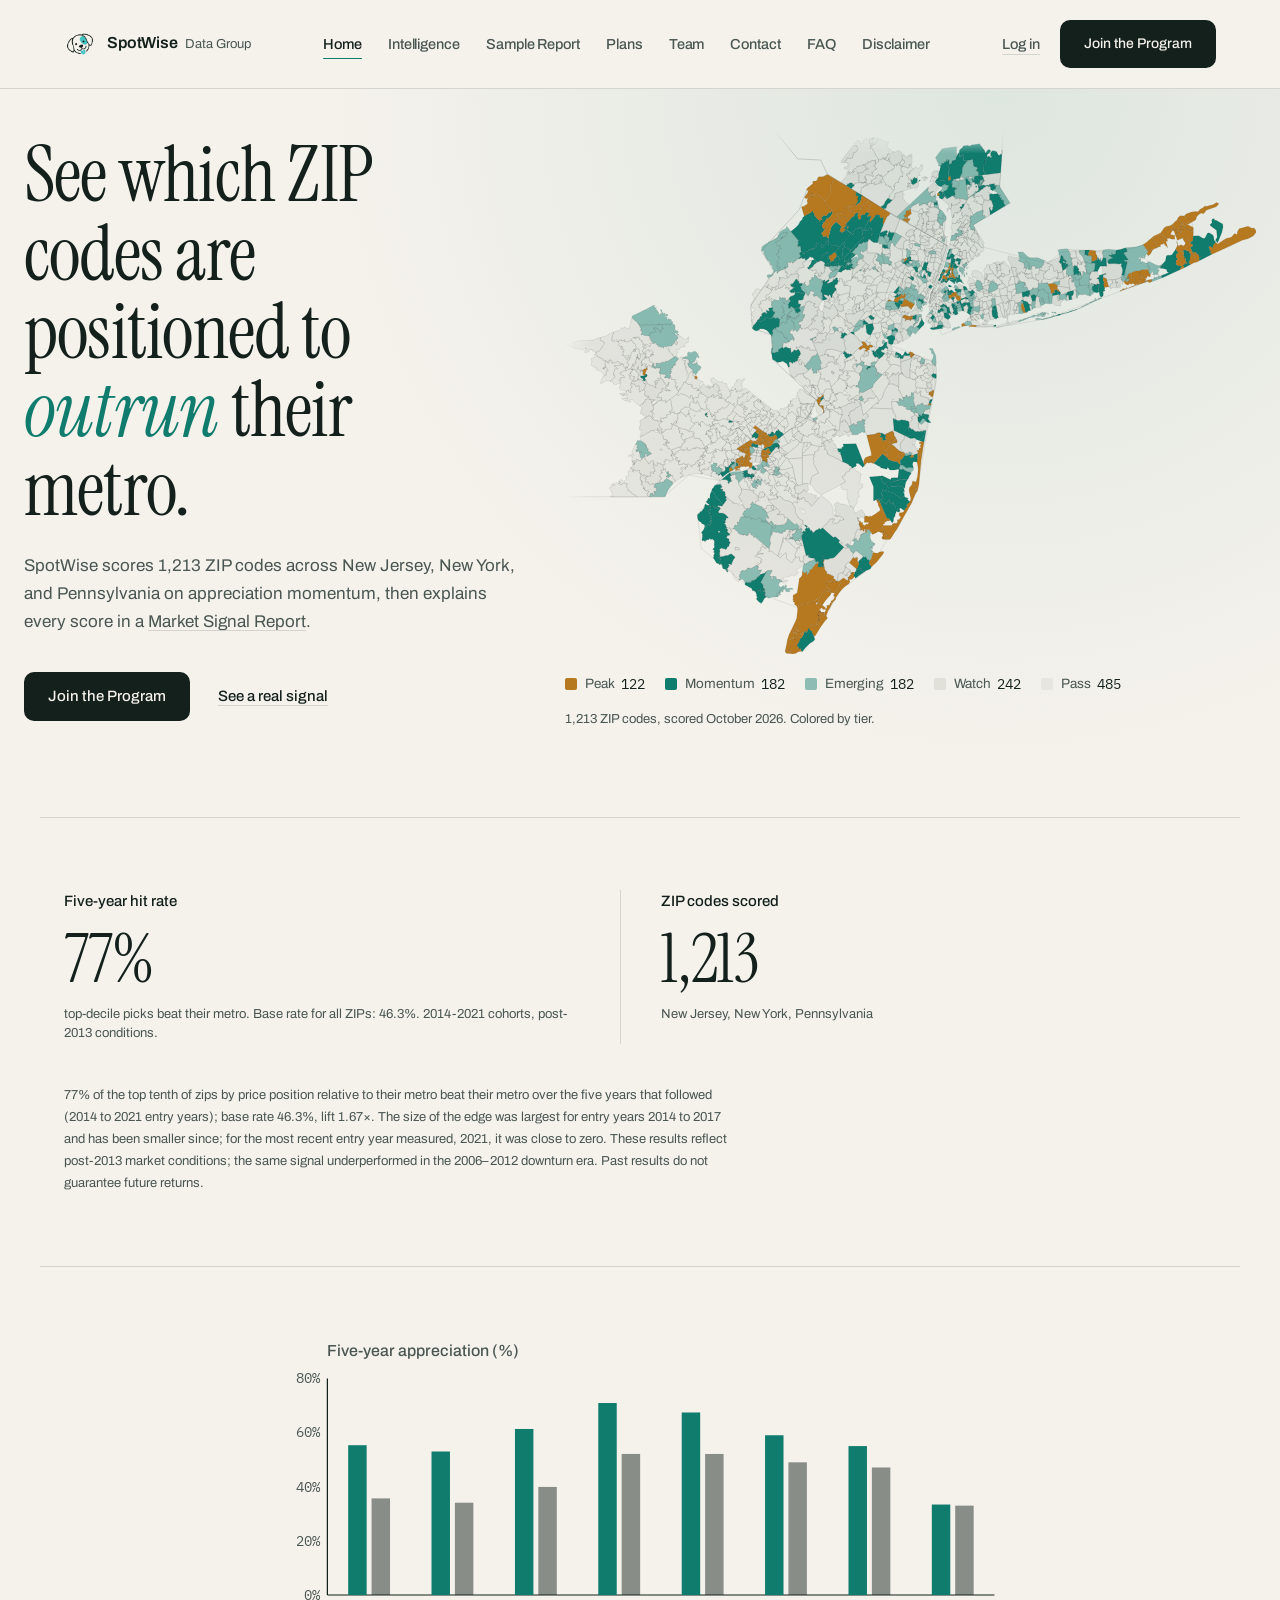
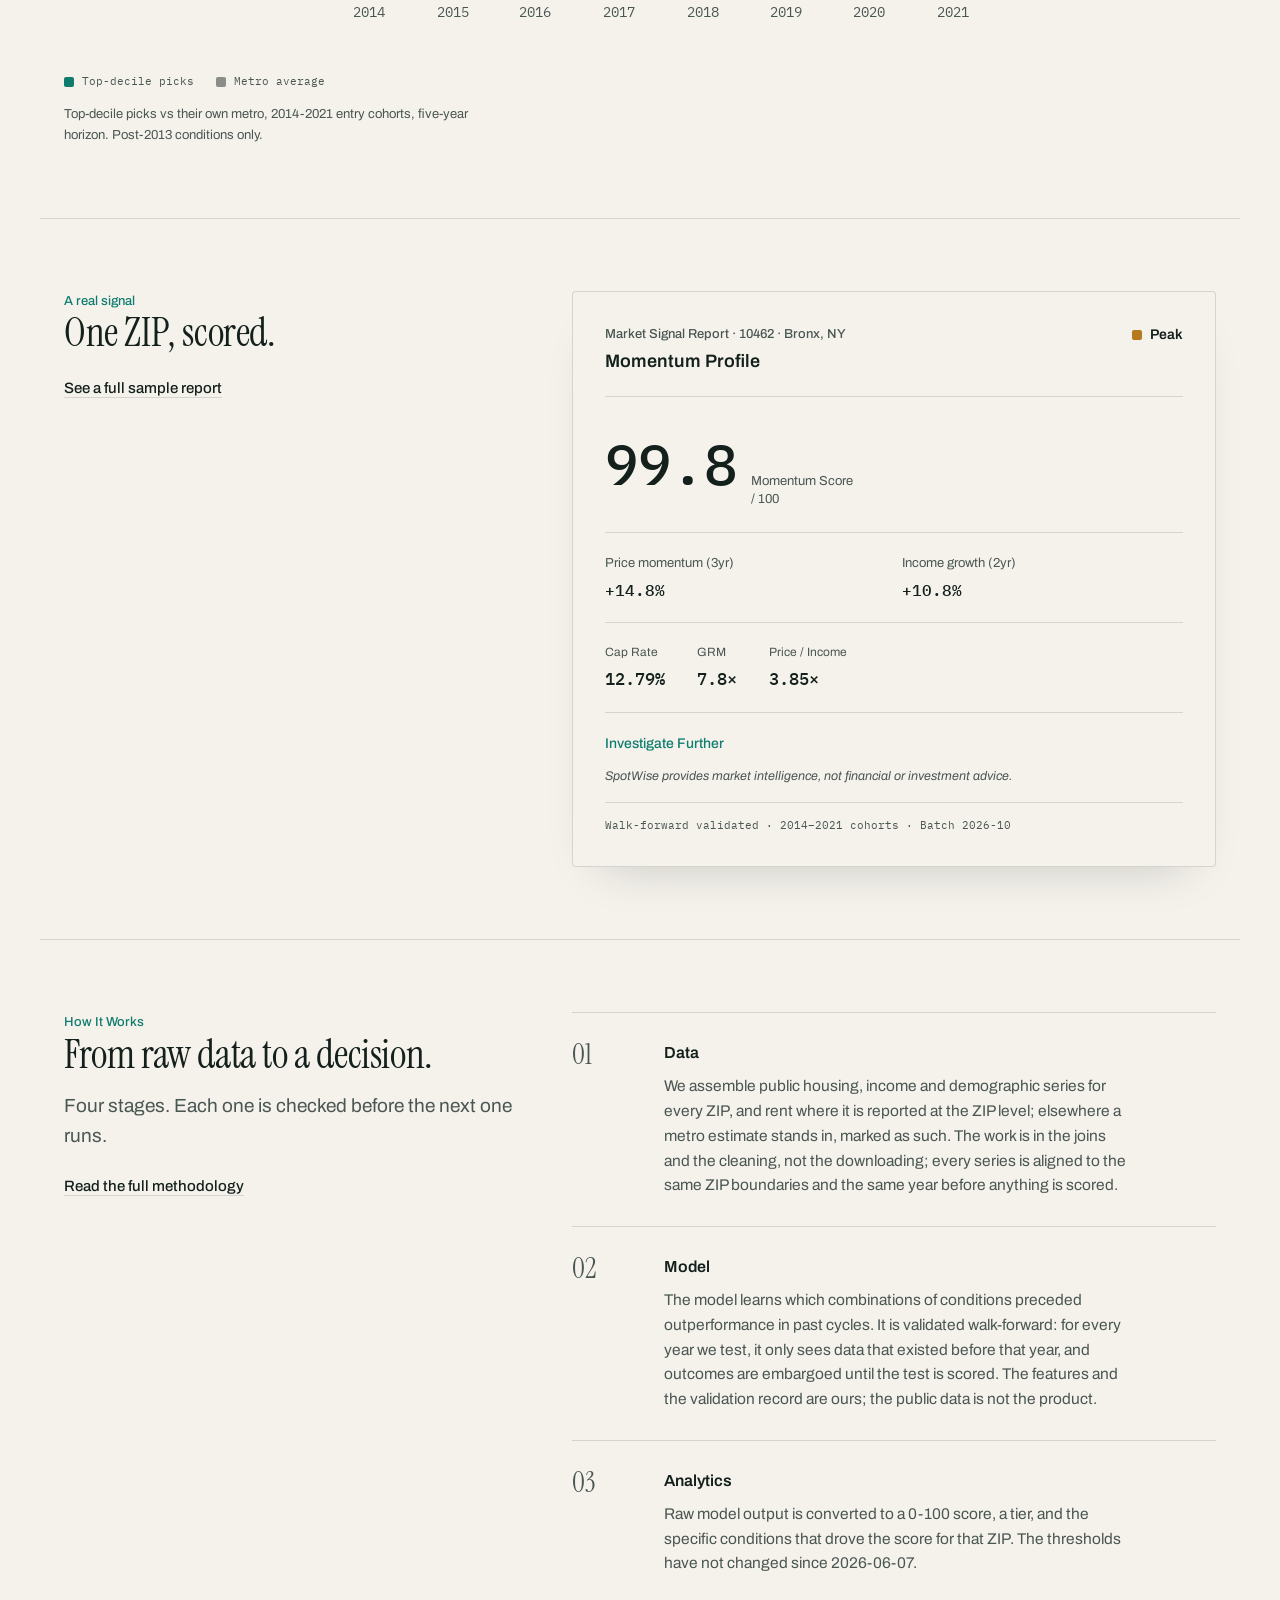
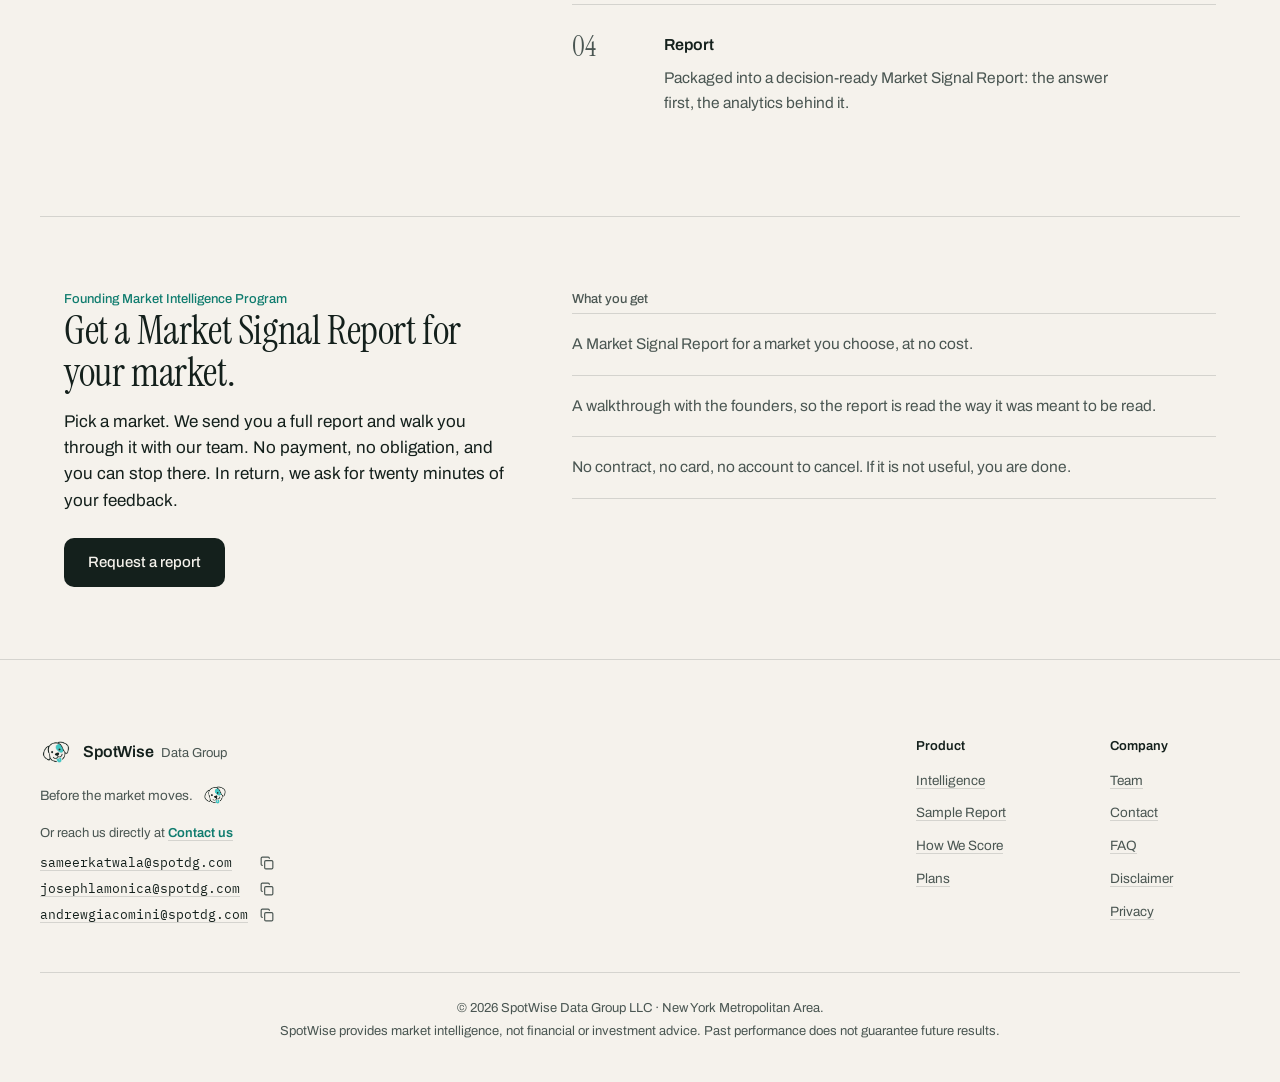
<file: index.html>
<!doctype html>
<html lang="en">
<head>
<meta charset="UTF-8" />
<meta name="viewport" content="width=device-width, initial-scale=1.0" />
<!-- Privacy-friendly analytics by Plausible -->
<script async src="https://plausible.io/js/pa-bX3k9X4nnLirx0EZjZW_5.js"></script>
<script>
  window.plausible=window.plausible||function(){(plausible.q=plausible.q||[]).push(arguments)},plausible.init=plausible.init||function(i){plausible.o=i||{}};
  plausible.init()
</script>
<script>
  // Only ever hides .reveal sections (via the html.js CSS scope below) when we've
  // confirmed both prefers-reduced-motion is off AND IntersectionObserver exists --
  // otherwise this class is never added, so .reveal content stays at its normal,
  // fully-visible state with zero dependency on any script running later.
  if (!window.matchMedia('(prefers-reduced-motion: reduce)').matches && 'IntersectionObserver' in window) {
    document.documentElement.classList.add('js');
  }
</script>
<title>SpotWise Data Group: Tri-State Real Estate Intelligence</title>
<meta name="description" content="SpotWise identifies which tri-state neighborhoods are entering the next appreciation window, packaged into investor-ready Market Signal Reports. The scoring is forward-looking and walk-forward validated at the zip level." />
<meta name="robots" content="index, follow" />
<meta property="og:title" content="SpotWise Data Group: Before the market moves." />
<meta property="og:description" content="Tri-state real estate intelligence, packaged into investor-ready Market Signal Reports." />
<meta property="og:url" content="https://spotdg.com/" />
<meta property="og:image" content="https://spotdg.com/assets/og-image.png" />
<meta property="og:image:width" content="1200" />
<meta property="og:image:height" content="630" />
<meta property="og:type" content="website" />
<meta name="theme-color" content="#F5F2EC" />
<link rel="icon" href="assets/favicon.ico" sizes="any" />
<link rel="icon" type="image/png" href="assets/favicon-32.png" sizes="32x32" />
<link rel="icon" type="image/png" href="assets/favicon-64.png" sizes="64x64" />
<link rel="icon" type="image/png" href="assets/favicon-192.png" sizes="192x192" />
<link rel="icon" type="image/png" href="assets/favicon-512.png" sizes="512x512" />
<link rel="apple-touch-icon" href="assets/favicon-180.png" />
<link rel="preconnect" href="https://fonts.googleapis.com" />
<link rel="preconnect" href="https://fonts.gstatic.com" crossorigin />
<link href="https://fonts.googleapis.com/css2?family=Instrument+Serif:ital@0;1&family=Archivo:wght@400;500;600&family=IBM+Plex+Mono:wght@400;500&display=swap" rel="stylesheet" />
<link href="shared.css" rel="stylesheet" />
<style>
  /* ---------- Hero ---------- */
  .hero{padding:40px 24px 88px;}
  .hero .split-5-7{align-items:center;}
  .hero-copy{min-width:0;}
  .hero-sub{margin-top:24px;color:var(--ink-2);max-width:52ch;line-height:1.65;}
  .hero-ctas{display:flex;align-items:center;gap:28px;flex-wrap:wrap;margin-top:36px;}

  /* Page-load stagger: hero H1 words rise 10px and fade in with a 40ms
     stagger (delay set per word inline, since one word sits inside <em>
     and can't be reached by a simple :nth-child chain); sub + buttons
     follow together at +200ms. Scoped under html.js -- the same capability
     gate as .reveal -- so without JS/with reduced motion, everything is
     just visible immediately with no dependency on this ever running. */
  html.js .hero h1 .w{display:inline-block;opacity:0;transform:translateY(10px);animation:wordIn .5s var(--ease) forwards;}
  html.js .hero-sub,html.js .hero-ctas{opacity:0;transform:translateY(10px);animation:wordIn .5s var(--ease) .2s forwards;}
  @keyframes wordIn{to{opacity:1;transform:none;}}

  /* ---------- Hero: map column ---------- */
  .hero-map{min-width:0;}
  /* The map is a plain <img> of assets/map-tiers.svg (2026-09-24). Its tier
     fills and rule stroke live inside the SVG's own <style> (see
     tools/build-map.js SVG_STYLE, kept in sync with the --tier-* tokens in
     shared.css), because an <img> cannot see this stylesheet. The entrance
     is a page-side fade of the whole image once it has loaded; there is no
     animation inside the SVG (Chrome can snapshot frame 0 of an <img> SVG). */
  .map-svg-mount{width:100%;}
  .map-svg-mount img{display:block;width:100%;height:auto;opacity:0;transition:opacity .9s var(--ease);}
  .map-svg-mount img.is-loaded{opacity:1;}
  html:not(.js) .map-svg-mount img{opacity:1;transition:none;}

  .map-legend{display:flex;flex-wrap:wrap;gap:20px;margin-top:20px;}
  .map-legend li{display:flex;align-items:center;font-family:var(--font-sans);font-size:13.5px;color:var(--ink-2);}
  .map-legend-count{font-family:var(--font-mono);color:var(--ink);margin-left:6px;}
  .map-caption{margin-top:14px;font-size:13px;color:var(--ink-2);}

  /* ---------- Stats: a row of type, not tiles ---------- */
  .stat-row{display:flex;flex-wrap:wrap;}
  .stat{flex:1 1 0;min-width:180px;padding:0 40px;display:block;color:inherit;transition:opacity .2s var(--ease);}
  .stat:hover,.stat:focus-visible{opacity:.7;}
  .stat:first-child{padding-left:0;}
  .stat:not(:first-child){border-left:1px solid var(--rule);}
  .stat-header{display:block;font-family:var(--font-sans);font-weight:500;font-size:15px;color:var(--ink);}
  .stat b{display:block;margin-top:12px;font-family:var(--font-serif);font-weight:400;font-size:68px;line-height:1;letter-spacing:-.01em;color:var(--ink);font-variant-numeric:tabular-nums;}
  .stat-context{display:block;margin-top:12px;font-family:var(--font-sans);font-size:13px;color:var(--ink-2);line-height:1.5;}
  .stat-caveat{margin-top:40px;font-family:var(--font-sans);font-size:13px;line-height:1.7;color:var(--ink-2);max-width:96ch;}
  @media (max-width:720px){
    .stat-row{flex-direction:column;}
    .stat{padding:24px 0 0;}
    .stat:first-child{padding-top:0;}
    .stat:not(:first-child){border-left:none;border-top:1px solid var(--rule);}
  }

  /* ---------- Cohort chart: plain, ink axes, no gridlines ---------- */
  .hero-chart{width:100%;}
  /* Chart block height cap (added 2026-09-23, paper final fixes): the frame
     around the <svg> carries the height cap, not .hero-chart itself, so the
     legend/caption text below stay at their natural size instead of being
     squeezed into the same box. A definite `height` (not `max-height`) is
     used deliberately: with only max-height set, a percentage-height child
     against an otherwise auto-height parent resolves to `auto` per spec
     (CSS2.1 10.5), so the svg would still render at its full intrinsic
     ~498px and visibly overflow the capped box rather than shrink into it --
     verified with CDP before landing on this. The svg fills the frame at
     width/height 100% and preserveAspectRatio="xMidYMid meet" (unchanged)
     does the actual fit-without-distortion, letterboxing on the sides once
     height is the binding constraint at typical section widths. */
  .hc-chart-frame{width:100%;height:320px;}
  .hero-chart-svg{display:block;width:100%;height:100%;}
  @media (max-width:640px){.hc-chart-frame{height:240px;}}
  .hc-axis-line{stroke:var(--ink);stroke-width:1;}
  .hc-axis-label{font-family:var(--font-mono);font-size:11px;fill:var(--ink-2);}
  .hc-axis-title{font-family:var(--font-sans);font-size:13px;font-weight:500;fill:var(--ink-2);}
  .hc-xlabels text{font-family:var(--font-mono);font-size:11px;fill:var(--ink-2);}
  .hc-bar-picks,.hc-bar-metro{transition:height .6s var(--ease),y .6s var(--ease);}
  .hc-bars rect.hc-bar-picks{fill:var(--teal);}
  .hc-bars rect.hc-bar-metro{fill:var(--ink-bar);}
  .hc-legend{display:flex;gap:22px;margin-top:14px;font-family:var(--font-mono);font-size:11px;color:var(--ink-2);}
  .hc-legend-item{display:inline-flex;align-items:center;gap:8px;}
  .hc-swatch{width:10px;height:10px;border-radius:2px;display:inline-block;}
  .hc-swatch-picks{background:var(--teal);}
  .hc-swatch-metro{background:var(--ink-bar);}
  .hero-chart-caption{margin-top:14px;font-size:13px;line-height:1.6;color:var(--ink-2);}

  /* ---------- Small shared bits local to this page ---------- */
  .section-link{display:inline-block;margin-top:24px;}
  .list-label{font-family:var(--font-sans);font-weight:500;font-size:13px;color:var(--ink-2);margin-bottom:4px;}

  @media (max-width:640px){
    .hero{padding:40px 20px 64px;}
    .wrap,.sec{padding-left:20px;padding-right:20px;}
  }
</style>
</head>
<body>

<header class="hdr2">
  <nav>
    <a href="#top" class="logo">
      <img class="logo-mark" src="assets/spot-icon.png" alt="SpotWise Data Group" width="32" height="32" />
      <div class="logo-text"><b>SpotWise</b><span>Data Group</span></div>
    </a>

    <div class="nav-tabs">
      <a href="#top" class="active" aria-current="page" data-home-tab>Home</a>
      <a href="intelligence/index.html">Intelligence</a>
      <a href="sample-report/index.html">Sample Report</a>
      <a href="reports/index.html">Plans</a>
      <a href="team/index.html">Team</a>
      <a href="contact/index.html">Contact</a>
      <a href="faq/index.html">FAQ</a>
      <a href="disclaimer/index.html">Disclaimer</a>
    </div>

    <div class="nav-actions">
      <a class="nav-login" href="https://app.spotdg.com" target="_blank" rel="noopener noreferrer">Log in</a>
      <a class="btn btn-primary nav-cta" href="founding-program/index.html"><span class="nav-cta-full">Join the Program</span><span class="nav-cta-short">Join</span></a>
      <div class="nav-sheet">
        <button class="nav-sheet-trigger" type="button" aria-expanded="false" aria-controls="nav-sheet-panel" aria-label="Open navigation">
          <span class="bars" aria-hidden="true"><i></i><i></i><i></i></span>
        </button>
        <div class="nav-sheet-panel" id="nav-sheet-panel">
          <div class="nav-sheet-inner">
            <a href="#top" class="active" aria-current="page" data-home-sheet>Home</a>
            <a href="intelligence/index.html">Intelligence</a>
            <a href="sample-report/index.html">Sample Report</a>
            <a href="reports/index.html">Plans</a>
            <a href="team/index.html">Team</a>
            <a href="contact/index.html">Contact</a>
            <a href="faq/index.html">FAQ</a>
            <a href="disclaimer/index.html">Disclaimer</a>
            <a class="nav-sheet-login" href="https://app.spotdg.com" target="_blank" rel="noopener noreferrer">Log in to the dashboard</a>
          </div>
        </div>
      </div>
    </div>
  </nav>
</header>

<main id="top">

  <!-- HERO: H1 + sub + CTAs left, map right. Stats/chart are their own
       sections below, separated by a rule -- not part of the hero grid. -->
  <section class="hero wash-top">
    <div class="split-5-7">
      <div class="hero-copy">
        <h1><span class="w" style="animation-delay:0ms">See</span> <span class="w" style="animation-delay:40ms">which</span> <span class="w" style="animation-delay:80ms">ZIP</span> <span class="w" style="animation-delay:120ms">codes</span> <span class="w" style="animation-delay:160ms">are</span> <span class="w" style="animation-delay:200ms">positioned</span> <span class="w" style="animation-delay:240ms">to</span> <em><span class="w" style="animation-delay:280ms">outrun</span></em> <span class="w" style="animation-delay:320ms">their</span> <span class="w" style="animation-delay:360ms">metro.</span></h1>
        <p class="hero-sub">SpotWise scores 1,213 ZIP codes across New Jersey, New York, and Pennsylvania on appreciation momentum, then explains every score in a <a href="sample-report/index.html">Market Signal Report</a>.</p>
        <div class="hero-ctas">
          <a class="btn btn-primary" href="founding-program/index.html">Join the Program</a>
          <a class="btn-ghost" href="#signal">See a real signal</a>
        </div>
      </div>

      <div class="hero-map">
        <div class="map-svg-mount" aria-hidden="true">
<img src="assets/map-tiers.svg" width="900" height="684" alt="" decoding="async" fetchpriority="high" />
        </div>
        <ul class="map-legend">
          <li><span class="tier-swatch tier-peak"></span>Peak<span class="map-legend-count">122</span></li>
          <li><span class="tier-swatch tier-momentum"></span>Momentum<span class="map-legend-count">182</span></li>
          <li><span class="tier-swatch tier-emerging"></span>Emerging<span class="map-legend-count">182</span></li>
          <li><span class="tier-swatch tier-watch"></span>Watch<span class="map-legend-count">242</span></li>
          <li><span class="tier-swatch tier-pass"></span>Pass<span class="map-legend-count">485</span></li>
        </ul>
        <!-- DEVIATION flagged for Sameer: the spec asked for four tier names
             on this legend. Batch 8 actually has five (Peak/Momentum/
             Emerging/Watch/Pass); Pass is 485 zips, the largest single
             group, so it is shown as its own row (--ink at 5% on the map)
             rather than folded into Watch or unscored land. See the dev
             report for the full reasoning; recolor/merge if you'd rather. -->
        <p class="map-caption">1,213 ZIP codes, scored October 2026. Colored by tier.</p>
      </div>
    </div>
  </section>

  <!-- STATS: a row of type, not tiles. -->
  <section class="sec reveal">
    <div class="stat-row" id="stat-row">
      <a class="stat" href="intelligence/index.html#validation">
        <span class="stat-header">Five-year hit rate</span>
        <!-- data-format="comma" routes this through the integer formatter; without
             it the count-up's default one-decimal path renders the approved "77%"
             headline as "77.0%" when it lands. -->
        <b data-target="77" data-suffix="%" data-format="comma">77%</b>
        <span class="stat-context">top-decile picks beat their metro. Base rate for all ZIPs: 46.3%. 2014-2021 cohorts, post-2013 conditions.</span>
      </a>
      <a class="stat" href="intelligence/index.html#validation">
        <span class="stat-header">ZIP codes scored</span>
        <b data-target="1213" data-format="comma">1,213</b>
        <span class="stat-context">New Jersey, New York, Pennsylvania</span>
      </a>
    </div>
    <p class="stat-caveat">77% of the top tenth of zips by price position relative to their metro beat their metro over the five years that followed (2014 to 2021 entry years); base rate 46.3%, lift 1.67×. The size of the edge was largest for entry years 2014 to 2017 and has been smaller since; for the most recent entry year measured, 2021, it was close to zero. These results reflect post-2013 market conditions; the same signal underperformed in the 2006–2012 downturn era. Past results do not guarantee future returns.</p>
  </section>

  <!-- COHORT CHART: plain, ink axes, no gridlines. -->
  <section class="sec reveal">
    <div class="hero-chart">
      <div class="hc-chart-frame">
      <svg class="hero-chart-svg" viewBox="0 0 600 260" width="600" height="260" preserveAspectRatio="xMidYMid meet" role="img" aria-label="Top-decile picks versus metro five-year appreciation, by entry cohort 2014 to 2021">
        <g class="hc-axis">
          <text class="hc-axis-title" x="46" y="14" text-anchor="start">Five-year appreciation (%)</text>
          <line x1="46" y1="32" x2="46" y2="208" class="hc-axis-line"></line>
          <line x1="46" y1="208" x2="588" y2="208" class="hc-axis-line"></line>
          <text x="40" y="36" class="hc-axis-label" text-anchor="end">80%</text>
          <text x="40" y="80" class="hc-axis-label" text-anchor="end">60%</text>
          <text x="40" y="124" class="hc-axis-label" text-anchor="end">40%</text>
          <text x="40" y="168" class="hc-axis-label" text-anchor="end">20%</text>
          <text x="40" y="212" class="hc-axis-label" text-anchor="end">0%</text>
        </g>
        <g class="hc-bars" id="hc-bars"></g>
        <g class="hc-xlabels">
          <text x="80" y="226" text-anchor="middle">2014</text>
          <text x="148" y="226" text-anchor="middle">2015</text>
          <text x="215" y="226" text-anchor="middle">2016</text>
          <text x="283" y="226" text-anchor="middle">2017</text>
          <text x="351" y="226" text-anchor="middle">2018</text>
          <text x="419" y="226" text-anchor="middle">2019</text>
          <text x="486" y="226" text-anchor="middle">2020</text>
          <text x="554" y="226" text-anchor="middle">2021</text>
        </g>
      </svg>
      </div>
      <div class="hc-legend">
        <span class="hc-legend-item"><i class="hc-swatch hc-swatch-picks"></i>Top-decile picks</span>
        <span class="hc-legend-item"><i class="hc-swatch hc-swatch-metro"></i>Metro average</span>
      </div>
      <p class="hero-chart-caption">Top-decile picks vs their own metro, 2014-2021 entry cohorts, five-year horizon. Post-2013 conditions only.</p>
    </div>
  </section>

  <!-- ONE ZIP, SCORED -->
  <section class="sec reveal" id="signal">
    <div class="split-5-7">
      <div>
        <div class="eyebrow">A real signal</div>
        <h2>One ZIP, scored.</h2>
        <a class="btn-ghost section-link" href="sample-report/index.html">See a full sample report</a>
      </div>
      <div class="doc" id="sample-report">
        <div class="doc-head">
          <div>
            <div class="doc-eyebrow">Market Signal Report · <span data-sc="zip">10462</span> · <span data-sc="town">Bronx, NY</span></div>
            <div class="doc-title">Momentum Profile</div>
          </div>
          <div class="doc-tier tier-peak" data-sc="tier">Peak</div>
        </div>
        <div class="doc-score-row">
          <div class="doc-score" data-target="99.8" data-sc="score">99.8</div>
          <div class="doc-score-label">Momentum Score<br/>/ 100</div>
        </div>
        <div class="doc-grid">
          <div><div class="k">Price momentum (3yr)</div><div class="v" data-sc="price_momentum_3yr">+14.8%</div></div>
          <div><div class="k">Income growth (2yr)</div><div class="v" data-sc="income_growth_2yr">+10.8%</div></div>
        </div>
        <div class="doc-ratios">
          <div><div class="k">Cap Rate</div><div class="v" data-sc="cap_rate">12.79%</div></div>
          <div><div class="k">GRM</div><div class="v" data-sc="grm">7.8×</div></div>
          <div><div class="k">Price / Income</div><div class="v" data-sc="price_to_income">3.85×</div></div>
        </div>
        <div class="doc-action" data-sc="action">Investigate Further</div>
        <div class="doc-note">SpotWise provides market intelligence, not financial or investment advice.</div>
        <div class="doc-foot"><span>Walk-forward validated · 2014–2021 cohorts · <span data-sc="batch_label">Batch 2026-10</span></span></div>
      </div>
    </div>
  </section>

  <!-- HOW IT WORKS -->
  <section class="sec reveal">
    <div class="split-5-7">
      <div>
        <div class="eyebrow">How It Works</div>
        <h2>From raw data to a decision.</h2>
        <p class="lead">Four stages. Each one is checked before the next one runs.</p>
        <a class="btn-ghost section-link" href="intelligence/index.html">Read the full methodology</a>
      </div>
      <div class="num-rows">
        <div class="num-row">
          <div class="n">01</div>
          <div><h3>Data</h3><p>We assemble public housing, income and demographic series for every ZIP, and rent where it is reported at the ZIP level; elsewhere a metro estimate stands in, marked as such. The work is in the joins and the cleaning, not the downloading; every series is aligned to the same ZIP boundaries and the same year before anything is scored.</p></div>
        </div>
        <div class="num-row">
          <div class="n">02</div>
          <div><h3>Model</h3><p>The model learns which combinations of conditions preceded outperformance in past cycles. It is validated walk-forward: for every year we test, it only sees data that existed before that year, and outcomes are embargoed until the test is scored. The features and the validation record are ours; the public data is not the product.</p></div>
        </div>
        <div class="num-row">
          <div class="n">03</div>
          <div><h3>Analytics</h3><p>Raw model output is converted to a 0-100 score, a tier, and the specific conditions that drove the score for that ZIP. The thresholds have not changed since 2026-06-07.</p></div>
        </div>
        <div class="num-row">
          <div class="n">04</div>
          <div><h3>Report</h3><p>Packaged into a decision-ready Market Signal Report: the answer first, the analytics behind it.</p></div>
        </div>
      </div>
    </div>
  </section>

  <!-- FOUNDING PROGRAM -->
  <section class="sec reveal">
    <div class="split-5-7">
      <div>
        <div class="eyebrow">Founding Market Intelligence Program</div>
        <h2>Get a Market Signal Report for your market.</h2>
        <p>Pick a market. We send you a full report and walk you through it with our team. No payment, no obligation, and you can stop there. In return, we ask for twenty minutes of your feedback.</p>
        <a class="btn btn-primary section-link" href="founding-program/index.html">Request a report</a>
      </div>
      <div>
        <div class="list-label">What you get</div>
        <ul class="rule-list">
          <li>A Market Signal Report for a market you choose, at no cost.</li>
          <li>A walkthrough with the founders, so the report is read the way it was meant to be read.</li>
          <li>No contract, no card, no account to cancel. If it is not useful, you are done.</li>
        </ul>
      </div>
    </div>
  </section>

</main>

<footer>
  <div class="footer-inner">
    <div>
      <a href="#top" class="logo">
        <img class="logo-mark" src="assets/spot-icon.png" alt="SpotWise Data Group" width="32" height="32" />
        <div class="logo-text"><b>SpotWise</b><span>Data Group</span></div>
      </a>
      <div class="footer-tag-row">
        <div class="footer-tag">Before the market moves.</div>
        <button class="spot-interactive" type="button" aria-label="Say hi to Spot">
          <img class="spot-face spot-face-open" src="assets/spot-icon.png" alt="" aria-hidden="true" />
          <img class="spot-face spot-face-blink" src="assets/spot-icon-blink.png" alt="" aria-hidden="true" />
        </button>
      </div>
      <div class="footer-contact">Or reach us directly at <a href="contact/index.html">Contact us</a><span class="emails"><span class="mail-unit"><a href="https://mail.google.com/mail/?view=cm&amp;fs=1&amp;to=sameerkatwala@spotdg.com" target="_blank" rel="noopener noreferrer" title="Compose to sameerkatwala@spotdg.com in Gmail">sameerkatwala@spotdg.com</a><button type="button" class="mail-copy" data-copy="sameerkatwala@spotdg.com" aria-label="Copy sameerkatwala@spotdg.com to clipboard"><svg viewBox="0 0 24 24" fill="none" stroke="currentColor" stroke-width="2" stroke-linecap="round" stroke-linejoin="round" aria-hidden="true"><rect width="14" height="14" x="8" y="8" rx="2" ry="2"/><path d="M4 16c-1.1 0-2-.9-2-2V4c0-1.1.9-2 2-2h10c1.1 0 2 .9 2 2"/></svg></button></span> <span class="sep">&middot;</span> <span class="mail-unit"><a href="https://mail.google.com/mail/?view=cm&amp;fs=1&amp;to=josephlamonica@spotdg.com" target="_blank" rel="noopener noreferrer" title="Compose to josephlamonica@spotdg.com in Gmail">josephlamonica@spotdg.com</a><button type="button" class="mail-copy" data-copy="josephlamonica@spotdg.com" aria-label="Copy josephlamonica@spotdg.com to clipboard"><svg viewBox="0 0 24 24" fill="none" stroke="currentColor" stroke-width="2" stroke-linecap="round" stroke-linejoin="round" aria-hidden="true"><rect width="14" height="14" x="8" y="8" rx="2" ry="2"/><path d="M4 16c-1.1 0-2-.9-2-2V4c0-1.1.9-2 2-2h10c1.1 0 2 .9 2 2"/></svg></button></span> <span class="sep">&middot;</span> <span class="mail-unit"><a href="https://mail.google.com/mail/?view=cm&amp;fs=1&amp;to=andrewgiacomini@spotdg.com" target="_blank" rel="noopener noreferrer" title="Compose to andrewgiacomini@spotdg.com in Gmail">andrewgiacomini@spotdg.com</a><button type="button" class="mail-copy" data-copy="andrewgiacomini@spotdg.com" aria-label="Copy andrewgiacomini@spotdg.com to clipboard"><svg viewBox="0 0 24 24" fill="none" stroke="currentColor" stroke-width="2" stroke-linecap="round" stroke-linejoin="round" aria-hidden="true"><rect width="14" height="14" x="8" y="8" rx="2" ry="2"/><path d="M4 16c-1.1 0-2-.9-2-2V4c0-1.1.9-2 2-2h10c1.1 0 2 .9 2 2"/></svg></button></span></span></div>
    </div>
    <div class="footer-cols">
      <div class="footer-col">
        <div class="fc-h">Product</div>
        <a href="intelligence/index.html">Intelligence</a>
        <a href="sample-report/index.html">Sample Report</a>
        <a href="sample-report/index.html#how-we-score">How We Score</a>
        <a href="reports/index.html">Plans</a>
      </div>
      <div class="footer-col">
        <div class="fc-h">Company</div>
        <a href="team/index.html">Team</a>
        <a href="contact/index.html">Contact</a>
        <a href="faq/index.html">FAQ</a>
        <a href="disclaimer/index.html">Disclaimer</a>
        <a href="privacy/index.html">Privacy</a>
      </div>
    </div>
  </div>
  <div class="footer-bottom" style="text-align:center;">
    © 2026 SpotWise Data Group LLC · New York Metropolitan Area.<br/>
    SpotWise provides market intelligence, not financial or investment advice. Past performance does not guarantee future results.
  </div>
</footer>

<script src="shared.js"></script>

<script>
  // Cohort chart: bars grow from the baseline over 600ms on first view,
  // 30ms stagger, once. One data array drives all eight bar pairs
  // (top-decile picks vs metro, mean five-year cumulative appreciation,
  // 2014-2021 entry cohorts). Values verified twice and approved by Sameer;
  // source: feature_matrix.csv (zip_growth / msa_avg_growth, top decile by
  // ascending price_pct_of_msa per region-cohort, non-tri-state, pooled
  // across 10 regions), reproducing api/main.py's BACKTEST top_out/hit
  // exactly. Independent reproduction: scratchpad\verify-pairs\repro.py +
  // repro_results.csv. Unchanged from the prior build of this page.
  (function(){
    var cohortData = [
      { year: 2014, picks: 55.3, metro: 35.7 },
      { year: 2015, picks: 53.0, metro: 34.1 },
      { year: 2016, picks: 61.3, metro: 39.9 },
      { year: 2017, picks: 70.9, metro: 52.1 },
      { year: 2018, picks: 67.4, metro: 52.1 },
      { year: 2019, picks: 59.0, metro: 49.0 },
      { year: 2020, picks: 55.0, metro: 47.1 },
      { year: 2021, picks: 33.4, metro: 33.0 }
    ];

    var hasAllData = cohortData.length === 8 && cohortData.every(function(d){
      return typeof d.picks === 'number' && typeof d.metro === 'number';
    });
    if (!hasAllData) return;

    var barsGroup = document.getElementById('hc-bars');
    if (!barsGroup) return;

    var chartX0 = 46, chartX1 = 588, chartYTop = 32, chartYBottom = 208;
    var chartMaxPct = 80;
    var barWidth = 15, barGap = 4;

    function yFor(pct){
      var clamped = Math.max(0, Math.min(pct, chartMaxPct));
      return chartYBottom - (clamped / chartMaxPct) * (chartYBottom - chartYTop);
    }

    var n = cohortData.length;
    var slot = (chartX1 - chartX0) / n;
    var svgNS = 'http://www.w3.org/2000/svg';
    var reduced = window.SpotwiseMotion && SpotwiseMotion.reducedMotion;
    var toAnimate = [];

    cohortData.forEach(function(d, i){
      var cx = chartX0 + slot * (i + 0.5);
      var picksY = yFor(d.picks), metroY = yFor(d.metro);

      var picksRect = document.createElementNS(svgNS, 'rect');
      picksRect.setAttribute('class', 'hc-bar-picks');
      picksRect.setAttribute('x', (cx - barWidth - barGap / 2).toFixed(1));
      picksRect.setAttribute('width', barWidth);

      var metroRect = document.createElementNS(svgNS, 'rect');
      metroRect.setAttribute('class', 'hc-bar-metro');
      metroRect.setAttribute('x', (cx + barGap / 2).toFixed(1));
      metroRect.setAttribute('width', barWidth);

      if (reduced) {
        picksRect.setAttribute('y', picksY.toFixed(1));
        picksRect.setAttribute('height', (chartYBottom - picksY).toFixed(1));
        metroRect.setAttribute('y', metroY.toFixed(1));
        metroRect.setAttribute('height', (chartYBottom - metroY).toFixed(1));
      } else {
        picksRect.setAttribute('y', chartYBottom);
        picksRect.setAttribute('height', 0);
        metroRect.setAttribute('y', chartYBottom);
        metroRect.setAttribute('height', 0);
        picksRect.style.transitionDelay = (i * 60) + 'ms';
        metroRect.style.transitionDelay = (i * 60 + 30) + 'ms';
        toAnimate.push({ el: picksRect, y: picksY, h: chartYBottom - picksY });
        toAnimate.push({ el: metroRect, y: metroY, h: chartYBottom - metroY });
      }
      barsGroup.appendChild(picksRect);
      barsGroup.appendChild(metroRect);
    });

    if (!reduced && window.SpotwiseMotion) {
      SpotwiseMotion.once(barsGroup.closest('.hero-chart'), 0.2, function(){
        toAnimate.forEach(function(b){
          b.el.setAttribute('y', b.y.toFixed(1));
          b.el.setAttribute('height', b.h.toFixed(1));
        });
      });
    }
  })();
</script>

<script>
  // Map: the SVG animates its own fill-in (see tools/build-map.js); the
  // page just fades the <img> in once it has loaded so a slow fetch never
  // shows a half-painted map. Static otherwise: no hover state and no
  // tooltip (removed 2026-09-24 -- per-ZIP scores are not shown on the
  // public site). The mount is aria-hidden and supplementary -- every figure
  // it shows is also stated as text in the legend and stat row above.
  (function(){
    var img = document.querySelector('.map-svg-mount img');
    if (!img) return;
    function show(){ img.classList.add('is-loaded'); }
    if (img.complete && img.naturalWidth) show();
    else { img.addEventListener('load', show); img.addEventListener('error', show); }
  })();
</script>

</body>
</html>
</file>
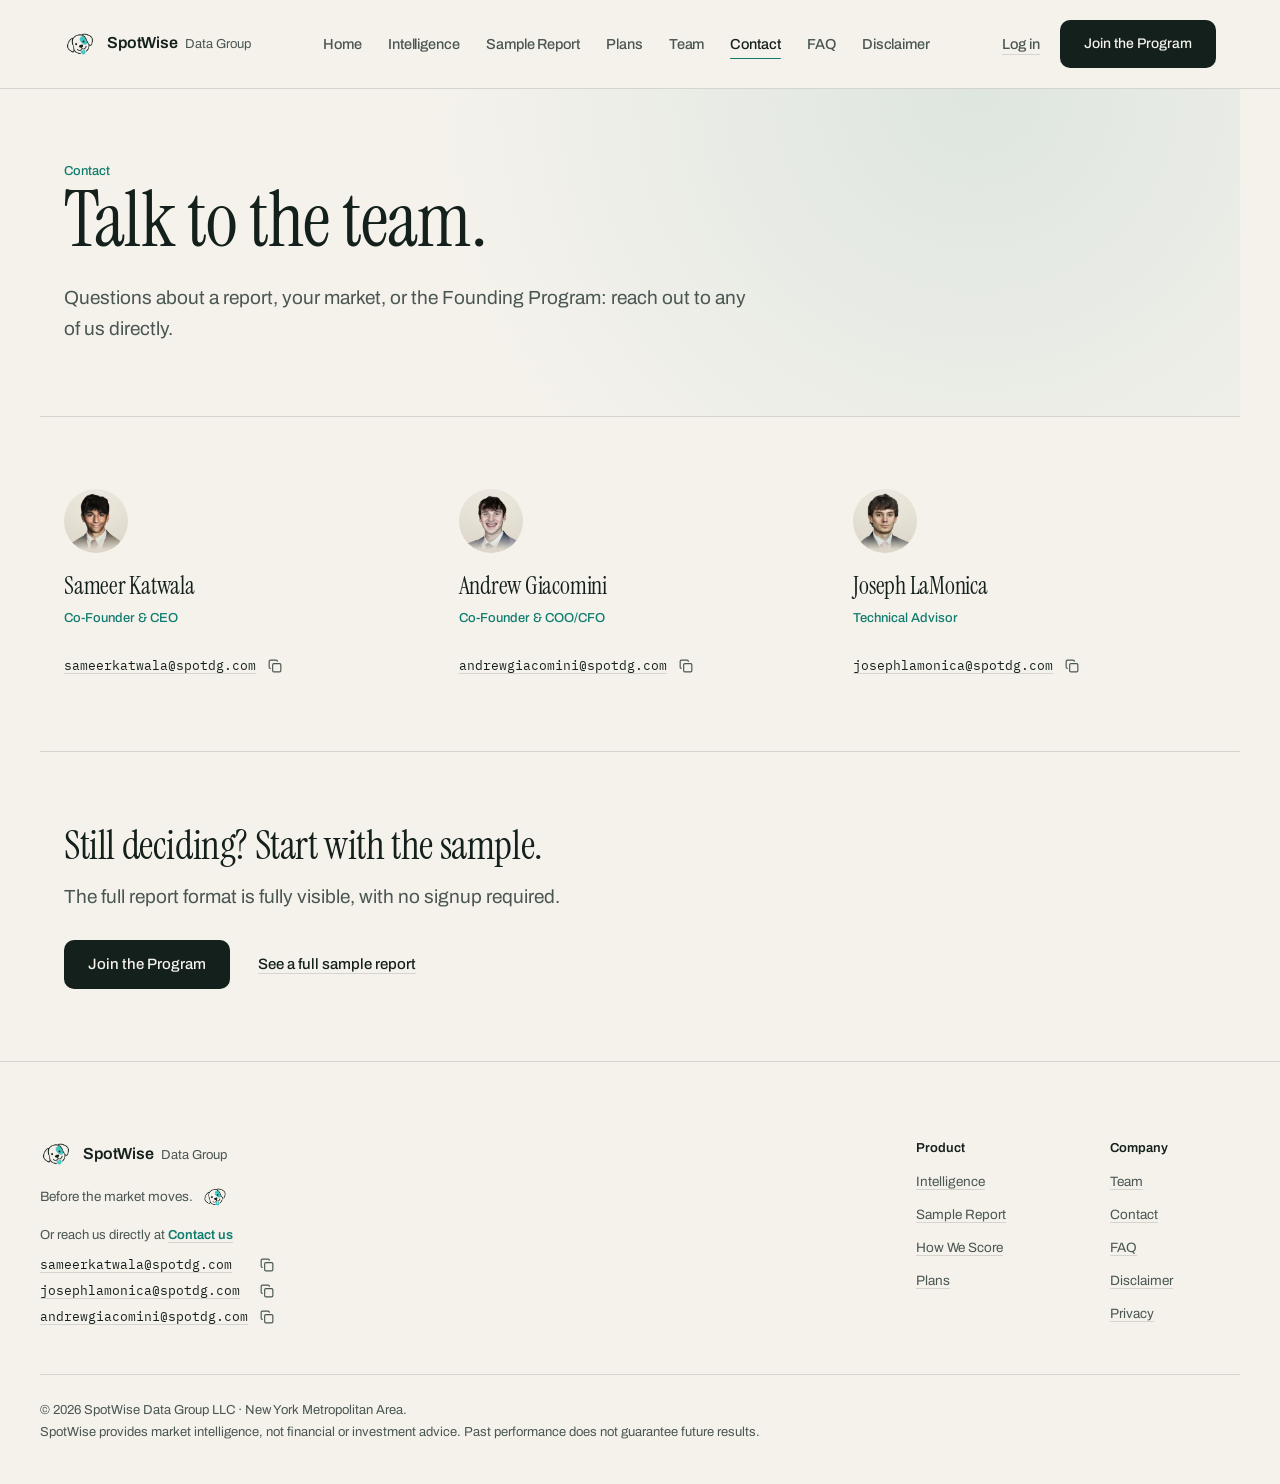
<file: contact/index.html>
<!doctype html>
<html lang="en">
<head>
<meta charset="UTF-8" />
<meta name="viewport" content="width=device-width, initial-scale=1.0" />
<!-- Privacy-friendly analytics by Plausible -->
<script async src="https://plausible.io/js/pa-bX3k9X4nnLirx0EZjZW_5.js"></script>
<script>
  window.plausible=window.plausible||function(){(plausible.q=plausible.q||[]).push(arguments)},plausible.init=plausible.init||function(i){plausible.o=i||{}};
  plausible.init()
</script>
<script>
  if (!window.matchMedia('(prefers-reduced-motion: reduce)').matches && 'IntersectionObserver' in window) {
    document.documentElement.classList.add('js');
  }
</script>
<title>Contact: SpotWise Data Group</title>
<meta name="description" content="Reach the SpotWise Data Group team directly, or find answers to common questions about Market Signal Reports, coverage, data refresh, and the Founding Market Intelligence Program." />
<meta name="robots" content="index, follow" />
<meta property="og:title" content="Contact: SpotWise Data Group" />
<meta property="og:description" content="Reach the SpotWise Data Group team directly, or find answers to common questions about Market Signal Reports, coverage, data refresh, and the Founding Market Intelligence Program." />
<meta property="og:url" content="https://spotdg.com/contact/" />
<meta property="og:image" content="https://spotdg.com/assets/og-image.png" />
<meta property="og:image:width" content="1200" />
<meta property="og:image:height" content="630" />
<meta property="og:type" content="website" />
<meta name="theme-color" content="#F5F2EC" />
<link rel="icon" href="../assets/favicon.ico" sizes="any" />
<link rel="icon" type="image/png" href="../assets/favicon-32.png" sizes="32x32" />
<link rel="icon" type="image/png" href="../assets/favicon-64.png" sizes="64x64" />
<link rel="icon" type="image/png" href="../assets/favicon-192.png" sizes="192x192" />
<link rel="icon" type="image/png" href="../assets/favicon-512.png" sizes="512x512" />
<link rel="apple-touch-icon" href="../assets/favicon-180.png" />
<link rel="preconnect" href="https://fonts.googleapis.com" />
<link rel="preconnect" href="https://fonts.gstatic.com" crossorigin />
<link href="https://fonts.googleapis.com/css2?family=Instrument+Serif:ital@0;1&family=Archivo:wght@400;500;600&family=IBM+Plex+Mono:wght@400;500&display=swap" rel="stylesheet" />
<link href="../shared.css" rel="stylesheet" />
<style>
  /* ---------- Page-local: the email line under each name/role, matching
     home's mono-styled inline links elsewhere. ---------- */
  .people-email{margin-top:14px;}
  .people-email .mail-unit a{font-family:var(--font-mono);font-size:13px;color:var(--ink);text-decoration:underline;text-underline-offset:3px;text-decoration-color:var(--rule);transition:color .2s var(--ease),text-decoration-color .2s var(--ease);}
  .people-email .mail-unit a:hover{color:var(--teal);text-decoration-color:var(--teal);}

  @media (max-width:640px){
    .wrap,.sec{padding-left:20px;padding-right:20px;}
  }
</style>
</head>
<body>

<header class="hdr2">
  <nav>
    <a href="../index.html" class="logo">
      <img class="logo-mark" src="../assets/spot-icon.png" alt="SpotWise Data Group" width="32" height="32" />
      <div class="logo-text"><b>SpotWise</b><span>Data Group</span></div>
    </a>

    <div class="nav-tabs">
      <a href="../index.html" data-home-tab>Home</a>
      <a href="../intelligence/index.html">Intelligence</a>
      <a href="../sample-report/index.html">Sample Report</a>
      <a href="../reports/index.html">Plans</a>
      <a href="../team/index.html">Team</a>
      <a href="../contact/index.html" class="active" aria-current="page">Contact</a>
      <a href="../faq/index.html">FAQ</a>
      <a href="../disclaimer/index.html">Disclaimer</a>
    </div>

    <div class="nav-actions">
      <a class="nav-login" href="https://app.spotdg.com" target="_blank" rel="noopener noreferrer">Log in</a>
      <a class="btn btn-primary nav-cta" href="../founding-program/index.html"><span class="nav-cta-full">Join the Program</span><span class="nav-cta-short">Join</span></a>
      <div class="nav-sheet">
        <button class="nav-sheet-trigger" type="button" aria-expanded="false" aria-controls="nav-sheet-panel" aria-label="Open navigation">
          <span class="bars" aria-hidden="true"><i></i><i></i><i></i></span>
        </button>
        <div class="nav-sheet-panel" id="nav-sheet-panel">
          <div class="nav-sheet-inner">
            <a href="../index.html" data-home-sheet>Home</a>
            <a href="../intelligence/index.html">Intelligence</a>
            <a href="../sample-report/index.html">Sample Report</a>
            <a href="../reports/index.html">Plans</a>
            <a href="../team/index.html">Team</a>
            <a href="../contact/index.html" class="active" aria-current="page">Contact</a>
            <a href="../faq/index.html">FAQ</a>
            <a href="../disclaimer/index.html">Disclaimer</a>
            <a class="nav-sheet-login" href="https://app.spotdg.com" target="_blank" rel="noopener noreferrer">Log in to the dashboard</a>
          </div>
        </div>
      </div>
    </div>
  </nav>
</header>

<main>

  <!-- CONTACT -->
  <section class="sec wash-top reveal">
    <div class="eyebrow">Contact</div>
    <h1>Talk to the team.</h1>
    <p class="lead">Questions about a report, your market, or the Founding Program: reach out to any of us directly.</p>
  </section>

  <section class="sec reveal">
    <div class="people-grid people-sm">
      <div class="people-card">
        <img class="people-photo" src="../assets/team/sameer-paper-400.webp" srcset="../assets/team/sameer-paper-400.webp 400w, ../assets/team/sameer-paper-800.webp 800w" sizes="64px" width="128" height="128" alt="Sameer Katwala" loading="lazy" decoding="async" />
        <h2>Sameer Katwala</h2>
        <div class="people-role">Co-Founder &amp; CEO</div>
        <div class="people-email"><span class="mail-unit"><a href="https://mail.google.com/mail/?view=cm&amp;fs=1&amp;to=sameerkatwala@spotdg.com" target="_blank" rel="noopener noreferrer" title="Compose to sameerkatwala@spotdg.com in Gmail">sameerkatwala@spotdg.com</a><button type="button" class="mail-copy" data-copy="sameerkatwala@spotdg.com" aria-label="Copy sameerkatwala@spotdg.com to clipboard"><svg viewBox="0 0 24 24" fill="none" stroke="currentColor" stroke-width="2" stroke-linecap="round" stroke-linejoin="round" aria-hidden="true"><rect width="14" height="14" x="8" y="8" rx="2" ry="2"/><path d="M4 16c-1.1 0-2-.9-2-2V4c0-1.1.9-2 2-2h10c1.1 0 2 .9 2 2"/></svg></button></span></div>
      </div>
      <div class="people-card">
        <img class="people-photo" src="../assets/team/andrew-paper-400.webp" srcset="../assets/team/andrew-paper-400.webp 400w, ../assets/team/andrew-paper-800.webp 800w" sizes="64px" width="128" height="128" alt="Andrew Giacomini" loading="lazy" decoding="async" />
        <h2>Andrew Giacomini</h2>
        <div class="people-role">Co-Founder &amp; COO/CFO</div>
        <div class="people-email"><span class="mail-unit"><a href="https://mail.google.com/mail/?view=cm&amp;fs=1&amp;to=andrewgiacomini@spotdg.com" target="_blank" rel="noopener noreferrer" title="Compose to andrewgiacomini@spotdg.com in Gmail">andrewgiacomini@spotdg.com</a><button type="button" class="mail-copy" data-copy="andrewgiacomini@spotdg.com" aria-label="Copy andrewgiacomini@spotdg.com to clipboard"><svg viewBox="0 0 24 24" fill="none" stroke="currentColor" stroke-width="2" stroke-linecap="round" stroke-linejoin="round" aria-hidden="true"><rect width="14" height="14" x="8" y="8" rx="2" ry="2"/><path d="M4 16c-1.1 0-2-.9-2-2V4c0-1.1.9-2 2-2h10c1.1 0 2 .9 2 2"/></svg></button></span></div>
      </div>
      <div class="people-card">
        <img class="people-photo" src="../assets/team/joseph-paper-400.webp" srcset="../assets/team/joseph-paper-400.webp 400w, ../assets/team/joseph-paper-800.webp 800w" sizes="64px" width="128" height="128" alt="Joseph LaMonica" loading="lazy" decoding="async" />
        <h2>Joseph LaMonica</h2>
        <div class="people-role">Technical Advisor</div>
        <div class="people-email"><span class="mail-unit"><a href="https://mail.google.com/mail/?view=cm&amp;fs=1&amp;to=josephlamonica@spotdg.com" target="_blank" rel="noopener noreferrer" title="Compose to josephlamonica@spotdg.com in Gmail">josephlamonica@spotdg.com</a><button type="button" class="mail-copy" data-copy="josephlamonica@spotdg.com" aria-label="Copy josephlamonica@spotdg.com to clipboard"><svg viewBox="0 0 24 24" fill="none" stroke="currentColor" stroke-width="2" stroke-linecap="round" stroke-linejoin="round" aria-hidden="true"><rect width="14" height="14" x="8" y="8" rx="2" ry="2"/><path d="M4 16c-1.1 0-2-.9-2-2V4c0-1.1.9-2 2-2h10c1.1 0 2 .9 2 2"/></svg></button></span></div>
      </div>
    </div>
  </section>

  <!-- FINAL CTA -->
  <section class="sec closing reveal">
    <h2>Still deciding? Start with the sample.</h2>
    <p class="lead">The full report format is fully visible, with no signup required.</p>
    <a class="btn btn-primary" href="../founding-program/index.html">Join the Program</a>
    <a class="btn-ghost" href="../sample-report/index.html">See a full sample report</a>
  </section>

</main>

<footer>
  <div class="footer-inner">
    <div>
      <a href="../index.html" class="logo">
        <img class="logo-mark" src="../assets/spot-icon.png" alt="SpotWise Data Group" width="38" height="38" />
        <div class="logo-text"><b>SpotWise</b><span>Data Group</span></div>
      </a>
      <div class="footer-tag-row">
        <div class="footer-tag">Before the market moves.</div>
        <button class="spot-interactive" type="button" aria-label="Say hi to Spot">
          <img class="spot-face spot-face-open" src="../assets/spot-icon.png" alt="" aria-hidden="true" />
          <img class="spot-face spot-face-blink" src="../assets/spot-icon-blink.png" alt="" aria-hidden="true" />
        </button>
      </div>
      <div class="footer-contact">Or reach us directly at <a href="../contact/index.html">Contact us</a><span class="emails"><span class="mail-unit"><a href="https://mail.google.com/mail/?view=cm&amp;fs=1&amp;to=sameerkatwala@spotdg.com" target="_blank" rel="noopener noreferrer" title="Compose to sameerkatwala@spotdg.com in Gmail">sameerkatwala@spotdg.com</a><button type="button" class="mail-copy" data-copy="sameerkatwala@spotdg.com" aria-label="Copy sameerkatwala@spotdg.com to clipboard"><svg viewBox="0 0 24 24" fill="none" stroke="currentColor" stroke-width="2" stroke-linecap="round" stroke-linejoin="round" aria-hidden="true"><rect width="14" height="14" x="8" y="8" rx="2" ry="2"/><path d="M4 16c-1.1 0-2-.9-2-2V4c0-1.1.9-2 2-2h10c1.1 0 2 .9 2 2"/></svg></button></span> <span class="sep">&middot;</span> <span class="mail-unit"><a href="https://mail.google.com/mail/?view=cm&amp;fs=1&amp;to=josephlamonica@spotdg.com" target="_blank" rel="noopener noreferrer" title="Compose to josephlamonica@spotdg.com in Gmail">josephlamonica@spotdg.com</a><button type="button" class="mail-copy" data-copy="josephlamonica@spotdg.com" aria-label="Copy josephlamonica@spotdg.com to clipboard"><svg viewBox="0 0 24 24" fill="none" stroke="currentColor" stroke-width="2" stroke-linecap="round" stroke-linejoin="round" aria-hidden="true"><rect width="14" height="14" x="8" y="8" rx="2" ry="2"/><path d="M4 16c-1.1 0-2-.9-2-2V4c0-1.1.9-2 2-2h10c1.1 0 2 .9 2 2"/></svg></button></span> <span class="sep">&middot;</span> <span class="mail-unit"><a href="https://mail.google.com/mail/?view=cm&amp;fs=1&amp;to=andrewgiacomini@spotdg.com" target="_blank" rel="noopener noreferrer" title="Compose to andrewgiacomini@spotdg.com in Gmail">andrewgiacomini@spotdg.com</a><button type="button" class="mail-copy" data-copy="andrewgiacomini@spotdg.com" aria-label="Copy andrewgiacomini@spotdg.com to clipboard"><svg viewBox="0 0 24 24" fill="none" stroke="currentColor" stroke-width="2" stroke-linecap="round" stroke-linejoin="round" aria-hidden="true"><rect width="14" height="14" x="8" y="8" rx="2" ry="2"/><path d="M4 16c-1.1 0-2-.9-2-2V4c0-1.1.9-2 2-2h10c1.1 0 2 .9 2 2"/></svg></button></span></span></div>
    </div>
    <div class="footer-cols">
      <div class="footer-col">
        <div class="fc-h">Product</div>
        <a href="../intelligence/index.html">Intelligence</a>
        <a href="../sample-report/index.html">Sample Report</a>
        <a href="../sample-report/index.html#how-we-score">How We Score</a>
        <a href="../reports/index.html">Plans</a>
      </div>
      <div class="footer-col">
        <div class="fc-h">Company</div>
        <a href="../team/index.html">Team</a>
        <a href="../contact/index.html">Contact</a>
        <a href="../faq/index.html">FAQ</a>
        <a href="../disclaimer/index.html">Disclaimer</a>
        <a href="../privacy/index.html">Privacy</a>
      </div>
    </div>
  </div>
  <div class="footer-bottom">
    © 2026 SpotWise Data Group LLC · New York Metropolitan Area.<br/>
    SpotWise provides market intelligence, not financial or investment advice. Past performance does not guarantee future results.
  </div>
</footer>

<script src="../shared.js"></script>

</body>
</html>
</file>
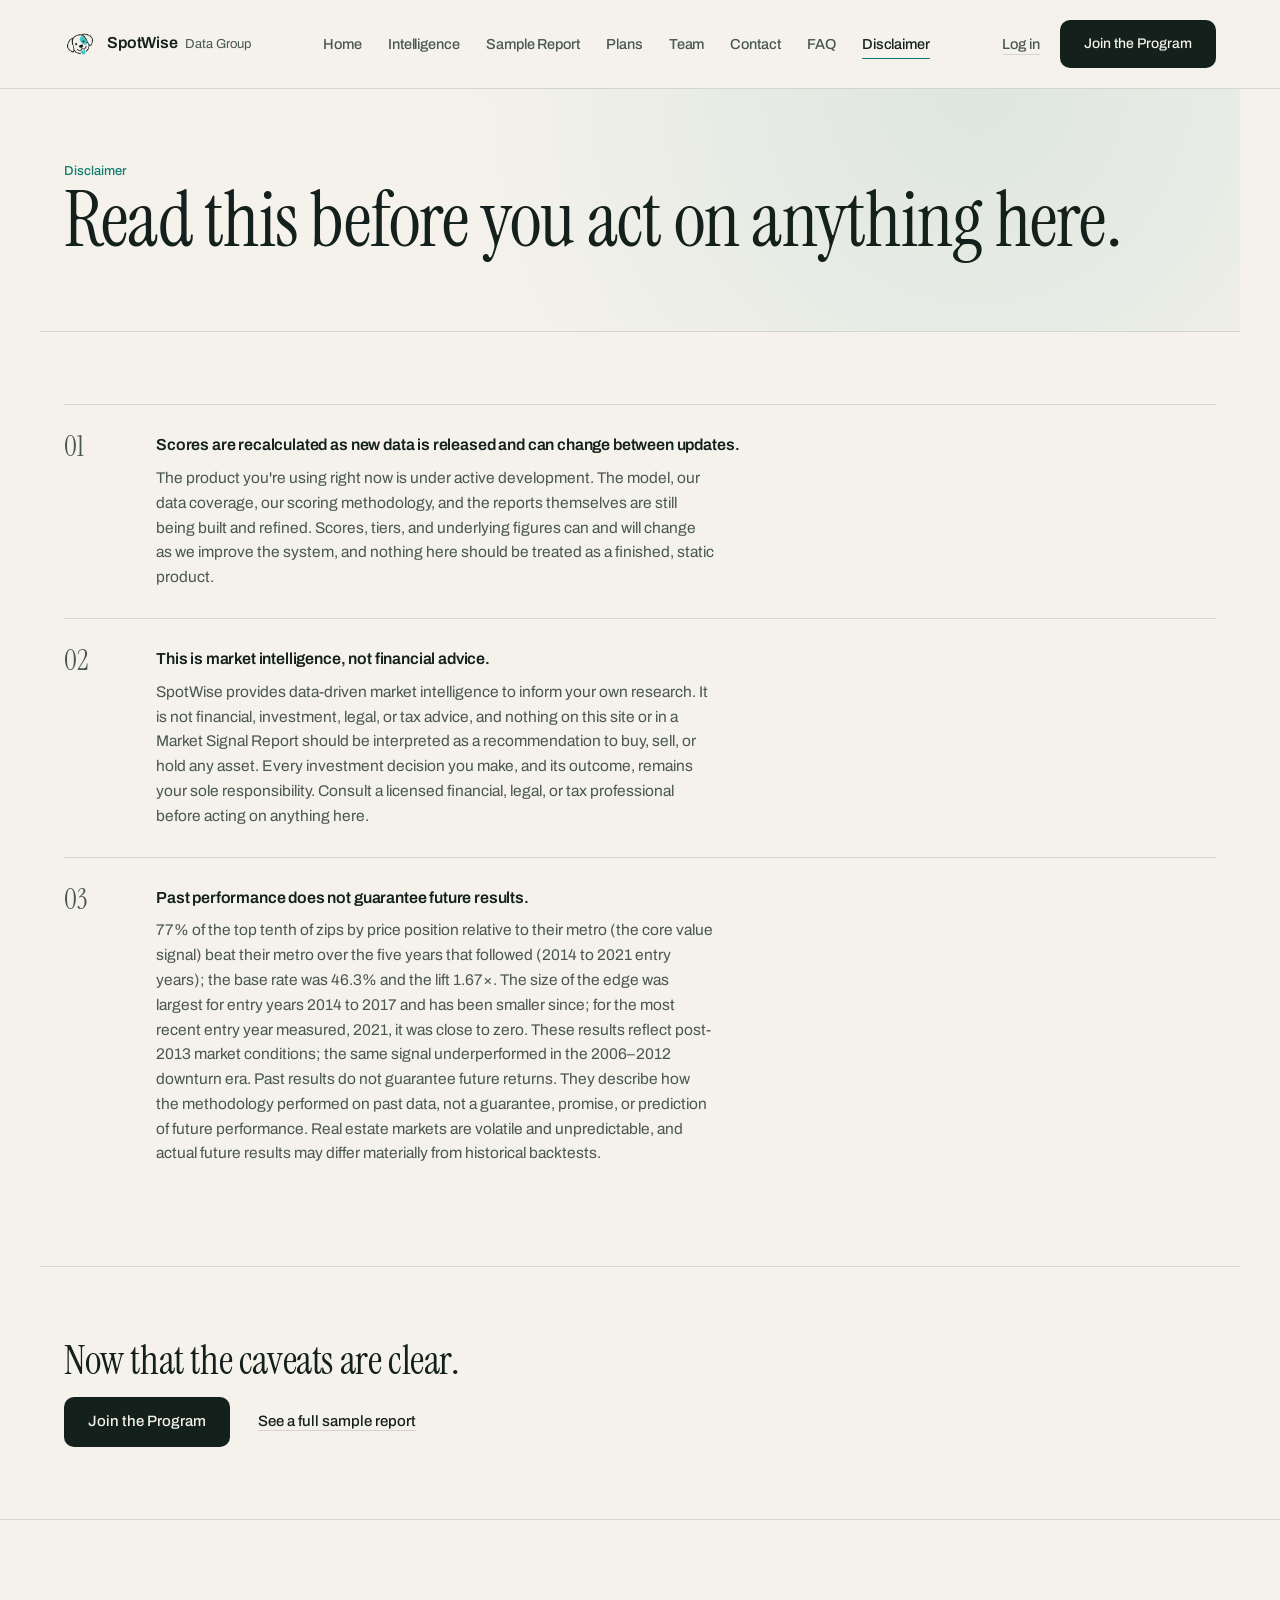
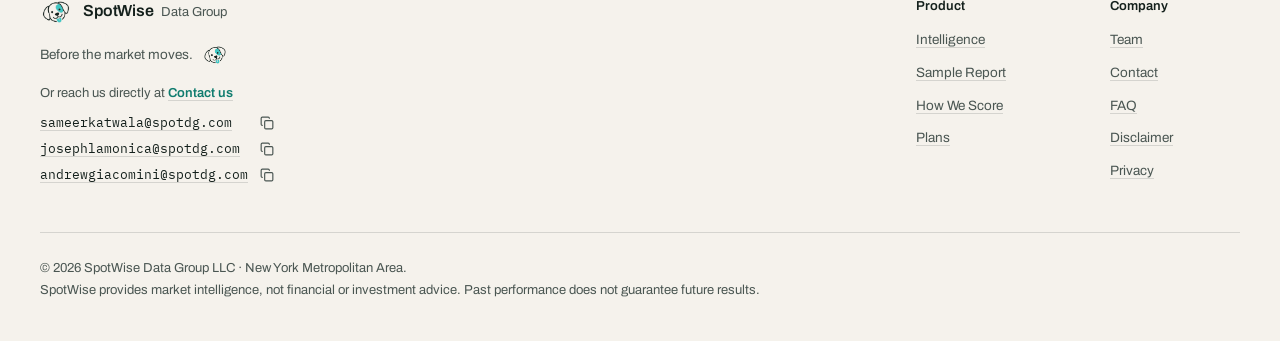
<file: disclaimer/index.html>
<!doctype html>
<html lang="en">
<head>
<meta charset="UTF-8" />
<meta name="viewport" content="width=device-width, initial-scale=1.0" />
<!-- Privacy-friendly analytics by Plausible -->
<script async src="https://plausible.io/js/pa-bX3k9X4nnLirx0EZjZW_5.js"></script>
<script>
  window.plausible=window.plausible||function(){(plausible.q=plausible.q||[]).push(arguments)},plausible.init=plausible.init||function(i){plausible.o=i||{}};
  plausible.init()
</script>
<script>
  if (!window.matchMedia('(prefers-reduced-motion: reduce)').matches && 'IntersectionObserver' in window) {
    document.documentElement.classList.add('js');
  }
</script>
<title>Disclaimer: SpotWise Data Group</title>
<meta name="description" content="SpotWise provides market intelligence, not financial or investment advice. Past performance, including our backtest results, does not guarantee future results." />
<meta name="robots" content="index, follow" />
<meta property="og:title" content="Disclaimer: SpotWise Data Group" />
<meta property="og:description" content="SpotWise provides market intelligence, not financial or investment advice. Past performance, including our backtest results, does not guarantee future results." />
<meta property="og:url" content="https://spotdg.com/disclaimer/" />
<meta property="og:image" content="https://spotdg.com/assets/og-image.png" />
<meta property="og:image:width" content="1200" />
<meta property="og:image:height" content="630" />
<meta property="og:type" content="website" />
<meta name="theme-color" content="#F5F2EC" />
<link rel="icon" href="../assets/favicon.ico" sizes="any" />
<link rel="icon" type="image/png" href="../assets/favicon-32.png" sizes="32x32" />
<link rel="icon" type="image/png" href="../assets/favicon-64.png" sizes="64x64" />
<link rel="icon" type="image/png" href="../assets/favicon-192.png" sizes="192x192" />
<link rel="icon" type="image/png" href="../assets/favicon-512.png" sizes="512x512" />
<link rel="apple-touch-icon" href="../assets/favicon-180.png" />
<link rel="preconnect" href="https://fonts.googleapis.com" />
<link rel="preconnect" href="https://fonts.gstatic.com" crossorigin />
<link href="https://fonts.googleapis.com/css2?family=Instrument+Serif:ital@0;1&family=Archivo:wght@400;500;600&family=IBM+Plex+Mono:wght@400;500&display=swap" rel="stylesheet" />
<link href="../shared.css" rel="stylesheet" />
<style>
  /* ---------- Page-local: legal prose runs longer than the .num-rows
     default 52ch (tuned for short step copy elsewhere) -- widen just here. ---------- */
  .legal-body .num-row p{max-width:62ch;}

  @media (max-width:640px){
    .wrap,.sec{padding-left:20px;padding-right:20px;}
  }
</style>
</head>
<body>

<header class="hdr2">
  <nav>
    <a href="../index.html" class="logo">
      <img class="logo-mark" src="../assets/spot-icon.png" alt="SpotWise Data Group" width="32" height="32" />
      <div class="logo-text"><b>SpotWise</b><span>Data Group</span></div>
    </a>

    <div class="nav-tabs">
      <a href="../index.html" data-home-tab>Home</a>
      <a href="../intelligence/index.html">Intelligence</a>
      <a href="../sample-report/index.html">Sample Report</a>
      <a href="../reports/index.html">Plans</a>
      <a href="../team/index.html">Team</a>
      <a href="../contact/index.html">Contact</a>
      <a href="../faq/index.html">FAQ</a>
      <a href="../disclaimer/index.html" class="active" aria-current="page">Disclaimer</a>
    </div>

    <div class="nav-actions">
      <a class="nav-login" href="https://app.spotdg.com" target="_blank" rel="noopener noreferrer">Log in</a>
      <a class="btn btn-primary nav-cta" href="../founding-program/index.html"><span class="nav-cta-full">Join the Program</span><span class="nav-cta-short">Join</span></a>
      <div class="nav-sheet">
        <button class="nav-sheet-trigger" type="button" aria-expanded="false" aria-controls="nav-sheet-panel" aria-label="Open navigation">
          <span class="bars" aria-hidden="true"><i></i><i></i><i></i></span>
        </button>
        <div class="nav-sheet-panel" id="nav-sheet-panel">
          <div class="nav-sheet-inner">
            <a href="../index.html" data-home-sheet>Home</a>
            <a href="../intelligence/index.html">Intelligence</a>
            <a href="../sample-report/index.html">Sample Report</a>
            <a href="../reports/index.html">Plans</a>
            <a href="../team/index.html">Team</a>
            <a href="../contact/index.html">Contact</a>
            <a href="../faq/index.html">FAQ</a>
            <a href="../disclaimer/index.html" class="active" aria-current="page">Disclaimer</a>
            <a class="nav-sheet-login" href="https://app.spotdg.com" target="_blank" rel="noopener noreferrer">Log in to the dashboard</a>
          </div>
        </div>
      </div>
    </div>
  </nav>
</header>

<main>

  <!-- DISCLAIMER -->
  <section class="sec wash-top reveal">
    <div class="eyebrow">Disclaimer</div>
    <h1>Read this before you act on anything here.</h1>
  </section>

  <section class="sec reveal">
    <div class="legal-body num-rows">
      <div class="num-row">
        <div class="n">01</div>
        <div>
          <h2>Scores are recalculated as new data is released and can change between updates.</h2>
          <p>The product you're using right now is under active development. The model, our data coverage, our scoring methodology, and the reports themselves are still being built and refined. Scores, tiers, and underlying figures can and will change as we improve the system, and nothing here should be treated as a finished, static product.</p>
        </div>
      </div>
      <div class="num-row">
        <div class="n">02</div>
        <div>
          <h2>This is market intelligence, not financial advice.</h2>
          <p>SpotWise provides data-driven market intelligence to inform your own research. It is not financial, investment, legal, or tax advice, and nothing on this site or in a Market Signal Report should be interpreted as a recommendation to buy, sell, or hold any asset. Every investment decision you make, and its outcome, remains your sole responsibility. Consult a licensed financial, legal, or tax professional before acting on anything here.</p>
        </div>
      </div>
      <div class="num-row">
        <div class="n">03</div>
        <div>
          <h2>Past performance does not guarantee future results.</h2>
          <p>77% of the top tenth of zips by price position relative to their metro (the core value signal) beat their metro over the five years that followed (2014 to 2021 entry years); the base rate was 46.3% and the lift 1.67×. The size of the edge was largest for entry years 2014 to 2017 and has been smaller since; for the most recent entry year measured, 2021, it was close to zero. These results reflect post-2013 market conditions; the same signal underperformed in the 2006–2012 downturn era. Past results do not guarantee future returns. They describe how the methodology performed on past data, not a guarantee, promise, or prediction of future performance. Real estate markets are volatile and unpredictable, and actual future results may differ materially from historical backtests.</p>
        </div>
      </div>
    </div>
  </section>

  <!-- FINAL CTA -->
  <section class="sec closing reveal">
    <h2>Now that the caveats are clear.</h2>
    <a class="btn btn-primary" href="../founding-program/index.html">Join the Program</a>
    <a class="btn-ghost" href="../sample-report/index.html">See a full sample report</a>
  </section>

</main>

<footer>
  <div class="footer-inner">
    <div>
      <a href="../index.html" class="logo">
        <img class="logo-mark" src="../assets/spot-icon.png" alt="SpotWise Data Group" width="38" height="38" />
        <div class="logo-text"><b>SpotWise</b><span>Data Group</span></div>
      </a>
      <div class="footer-tag-row">
        <div class="footer-tag">Before the market moves.</div>
        <button class="spot-interactive" type="button" aria-label="Say hi to Spot">
          <img class="spot-face spot-face-open" src="../assets/spot-icon.png" alt="" aria-hidden="true" />
          <img class="spot-face spot-face-blink" src="../assets/spot-icon-blink.png" alt="" aria-hidden="true" />
        </button>
      </div>
      <div class="footer-contact">Or reach us directly at <a href="../contact/index.html">Contact us</a><span class="emails"><span class="mail-unit"><a href="https://mail.google.com/mail/?view=cm&amp;fs=1&amp;to=sameerkatwala@spotdg.com" target="_blank" rel="noopener noreferrer" title="Compose to sameerkatwala@spotdg.com in Gmail">sameerkatwala@spotdg.com</a><button type="button" class="mail-copy" data-copy="sameerkatwala@spotdg.com" aria-label="Copy sameerkatwala@spotdg.com to clipboard"><svg viewBox="0 0 24 24" fill="none" stroke="currentColor" stroke-width="2" stroke-linecap="round" stroke-linejoin="round" aria-hidden="true"><rect width="14" height="14" x="8" y="8" rx="2" ry="2"/><path d="M4 16c-1.1 0-2-.9-2-2V4c0-1.1.9-2 2-2h10c1.1 0 2 .9 2 2"/></svg></button></span> <span class="sep">&middot;</span> <span class="mail-unit"><a href="https://mail.google.com/mail/?view=cm&amp;fs=1&amp;to=josephlamonica@spotdg.com" target="_blank" rel="noopener noreferrer" title="Compose to josephlamonica@spotdg.com in Gmail">josephlamonica@spotdg.com</a><button type="button" class="mail-copy" data-copy="josephlamonica@spotdg.com" aria-label="Copy josephlamonica@spotdg.com to clipboard"><svg viewBox="0 0 24 24" fill="none" stroke="currentColor" stroke-width="2" stroke-linecap="round" stroke-linejoin="round" aria-hidden="true"><rect width="14" height="14" x="8" y="8" rx="2" ry="2"/><path d="M4 16c-1.1 0-2-.9-2-2V4c0-1.1.9-2 2-2h10c1.1 0 2 .9 2 2"/></svg></button></span> <span class="sep">&middot;</span> <span class="mail-unit"><a href="https://mail.google.com/mail/?view=cm&amp;fs=1&amp;to=andrewgiacomini@spotdg.com" target="_blank" rel="noopener noreferrer" title="Compose to andrewgiacomini@spotdg.com in Gmail">andrewgiacomini@spotdg.com</a><button type="button" class="mail-copy" data-copy="andrewgiacomini@spotdg.com" aria-label="Copy andrewgiacomini@spotdg.com to clipboard"><svg viewBox="0 0 24 24" fill="none" stroke="currentColor" stroke-width="2" stroke-linecap="round" stroke-linejoin="round" aria-hidden="true"><rect width="14" height="14" x="8" y="8" rx="2" ry="2"/><path d="M4 16c-1.1 0-2-.9-2-2V4c0-1.1.9-2 2-2h10c1.1 0 2 .9 2 2"/></svg></button></span></span></div>
    </div>
    <div class="footer-cols">
      <div class="footer-col">
        <div class="fc-h">Product</div>
        <a href="../intelligence/index.html">Intelligence</a>
        <a href="../sample-report/index.html">Sample Report</a>
        <a href="../sample-report/index.html#how-we-score">How We Score</a>
        <a href="../reports/index.html">Plans</a>
      </div>
      <div class="footer-col">
        <div class="fc-h">Company</div>
        <a href="../team/index.html">Team</a>
        <a href="../contact/index.html">Contact</a>
        <a href="../faq/index.html">FAQ</a>
        <a href="../disclaimer/index.html">Disclaimer</a>
        <a href="../privacy/index.html">Privacy</a>
      </div>
    </div>
  </div>
  <div class="footer-bottom">
    © 2026 SpotWise Data Group LLC · New York Metropolitan Area.<br/>
    SpotWise provides market intelligence, not financial or investment advice. Past performance does not guarantee future results.
  </div>
</footer>

<script src="../shared.js"></script>

</body>
</html>
</file>
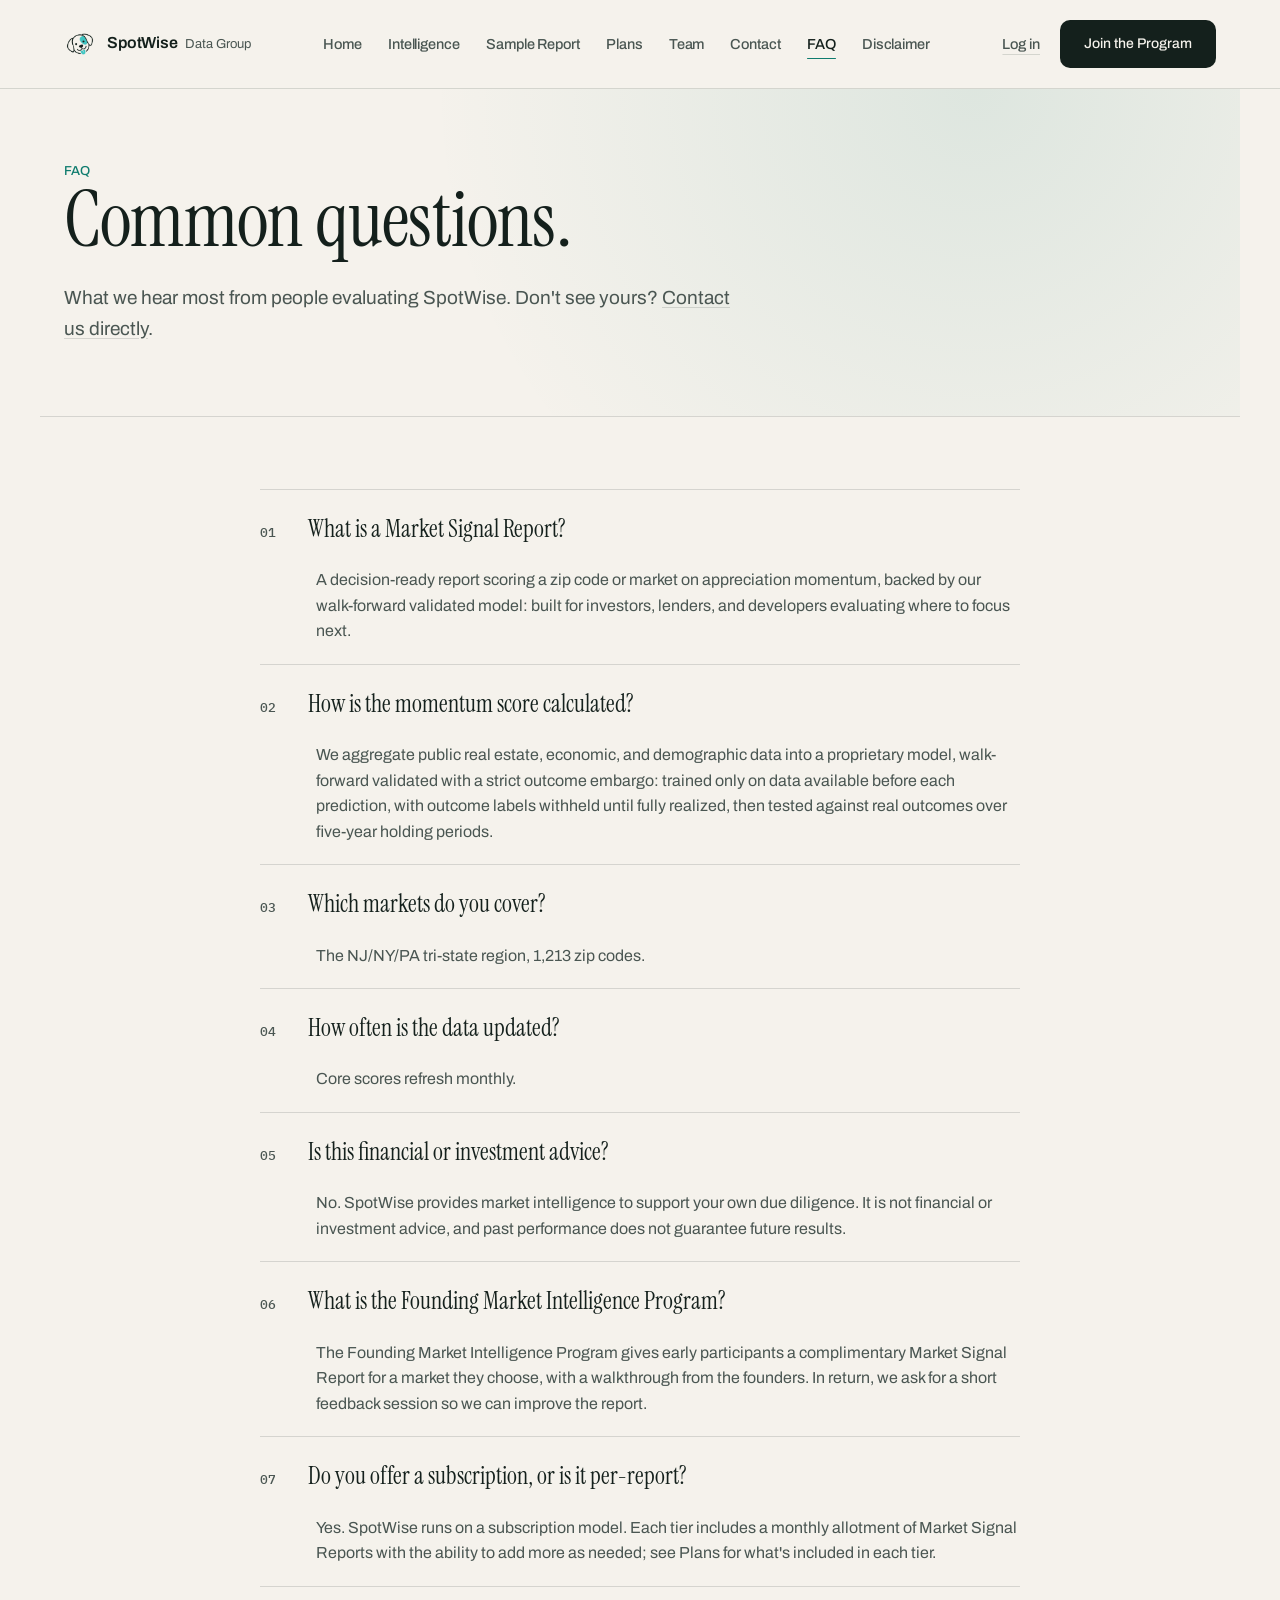
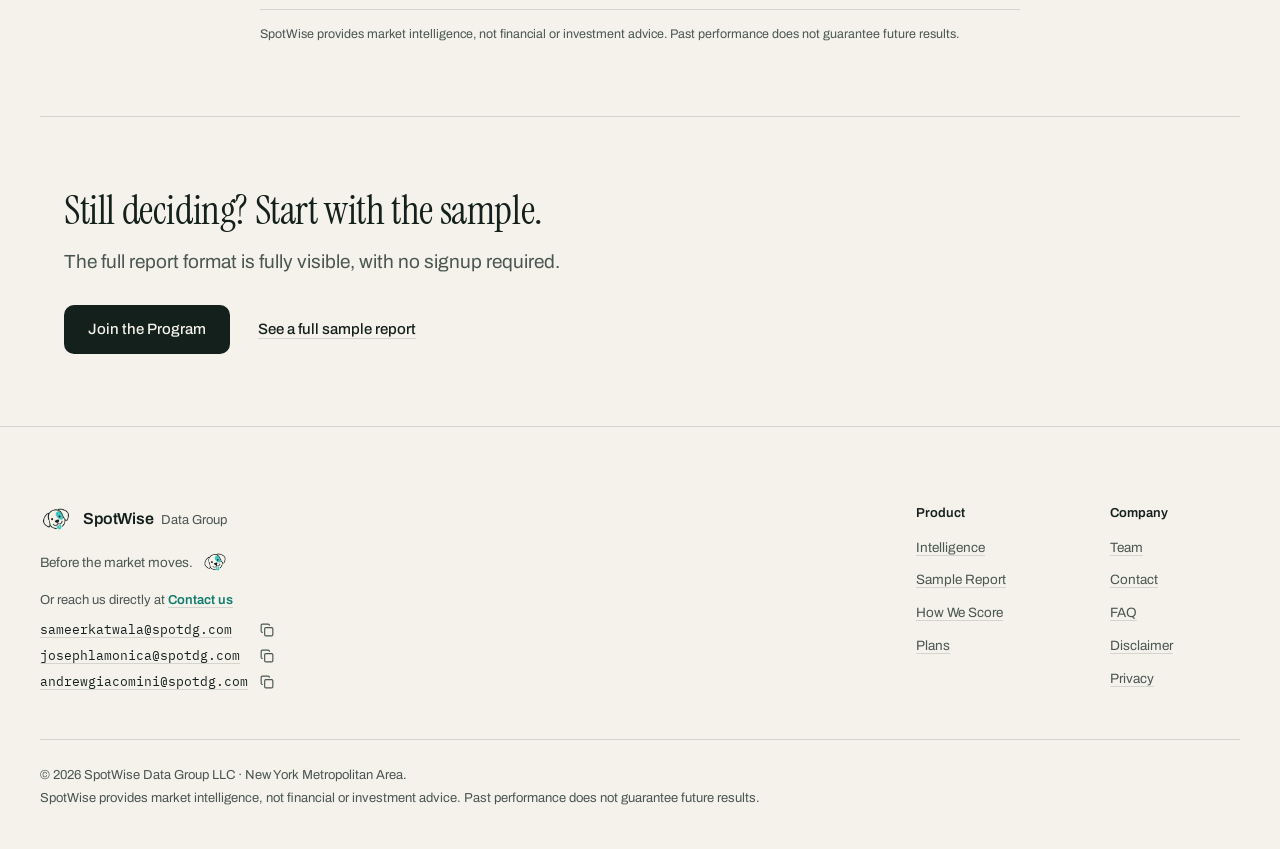
<file: faq/index.html>
<!doctype html>
<html lang="en">
<head>
<meta charset="UTF-8" />
<meta name="viewport" content="width=device-width, initial-scale=1.0" />
<!-- Privacy-friendly analytics by Plausible -->
<script async src="https://plausible.io/js/pa-bX3k9X4nnLirx0EZjZW_5.js"></script>
<script>
  window.plausible=window.plausible||function(){(plausible.q=plausible.q||[]).push(arguments)},plausible.init=plausible.init||function(i){plausible.o=i||{}};
  plausible.init()
</script>
<script>
  if (!window.matchMedia('(prefers-reduced-motion: reduce)').matches && 'IntersectionObserver' in window) {
    document.documentElement.classList.add('js');
  }
</script>
<title>FAQ: SpotWise Data Group</title>
<meta name="description" content="Answers to common questions about Market Signal Reports, coverage, data refresh, and the Founding Market Intelligence Program." />
<meta name="robots" content="index, follow" />
<meta property="og:title" content="FAQ: SpotWise Data Group" />
<meta property="og:description" content="Answers to common questions about Market Signal Reports, coverage, data refresh, and the Founding Market Intelligence Program." />
<meta property="og:url" content="https://spotdg.com/faq/" />
<meta property="og:image" content="https://spotdg.com/assets/og-image.png" />
<meta property="og:image:width" content="1200" />
<meta property="og:image:height" content="630" />
<meta property="og:type" content="website" />
<meta name="theme-color" content="#F5F2EC" />
<link rel="icon" href="../assets/favicon.ico" sizes="any" />
<link rel="icon" type="image/png" href="../assets/favicon-32.png" sizes="32x32" />
<link rel="icon" type="image/png" href="../assets/favicon-64.png" sizes="64x64" />
<link rel="icon" type="image/png" href="../assets/favicon-192.png" sizes="192x192" />
<link rel="icon" type="image/png" href="../assets/favicon-512.png" sizes="512x512" />
<link rel="apple-touch-icon" href="../assets/favicon-180.png" />
<link rel="preconnect" href="https://fonts.googleapis.com" />
<link rel="preconnect" href="https://fonts.gstatic.com" crossorigin />
<link href="https://fonts.googleapis.com/css2?family=Instrument+Serif:ital@0;1&family=Archivo:wght@400;500;600&family=IBM+Plex+Mono:wght@400;500&display=swap" rel="stylesheet" />
<link href="../shared.css" rel="stylesheet" />
<style>
  /* ---------- Page-local: FAQ's numbered-row look, layered on top of the
     shared .faq-item (details/summary, no chevron -- see shared.css). A
     48px number column in mono, an Instrument Serif question, the answer
     indented to match. ---------- */
  .faq-list{max-width:760px;margin:0 auto;}
  .faq-row summary{display:grid;grid-template-columns:48px 1fr;align-items:baseline;}
  .faq-row .faq-n{font-family:var(--font-mono);font-size:13px;color:var(--ink-2);}
  .faq-row .faq-q{font-family:var(--font-serif);font-weight:400;font-size:24px;}
  .faq-row p{font-size:16px;color:var(--ink-2);padding-left:56px;max-width:none;}

  @media (max-width:640px){
    .wrap,.sec{padding-left:20px;padding-right:20px;}
  }
</style>
</head>
<body>

<header class="hdr2">
  <nav>
    <a href="../index.html" class="logo">
      <img class="logo-mark" src="../assets/spot-icon.png" alt="SpotWise Data Group" width="32" height="32" />
      <div class="logo-text"><b>SpotWise</b><span>Data Group</span></div>
    </a>

    <div class="nav-tabs">
      <a href="../index.html" data-home-tab>Home</a>
      <a href="../intelligence/index.html">Intelligence</a>
      <a href="../sample-report/index.html">Sample Report</a>
      <a href="../reports/index.html">Plans</a>
      <a href="../team/index.html">Team</a>
      <a href="../contact/index.html">Contact</a>
      <a href="../faq/index.html" class="active" aria-current="page">FAQ</a>
      <a href="../disclaimer/index.html">Disclaimer</a>
    </div>

    <div class="nav-actions">
      <a class="nav-login" href="https://app.spotdg.com" target="_blank" rel="noopener noreferrer">Log in</a>
      <a class="btn btn-primary nav-cta" href="../founding-program/index.html"><span class="nav-cta-full">Join the Program</span><span class="nav-cta-short">Join</span></a>
      <div class="nav-sheet">
        <button class="nav-sheet-trigger" type="button" aria-expanded="false" aria-controls="nav-sheet-panel" aria-label="Open navigation">
          <span class="bars" aria-hidden="true"><i></i><i></i><i></i></span>
        </button>
        <div class="nav-sheet-panel" id="nav-sheet-panel">
          <div class="nav-sheet-inner">
            <a href="../index.html" data-home-sheet>Home</a>
            <a href="../intelligence/index.html">Intelligence</a>
            <a href="../sample-report/index.html">Sample Report</a>
            <a href="../reports/index.html">Plans</a>
            <a href="../team/index.html">Team</a>
            <a href="../contact/index.html">Contact</a>
            <a href="../faq/index.html" class="active" aria-current="page">FAQ</a>
            <a href="../disclaimer/index.html">Disclaimer</a>
            <a class="nav-sheet-login" href="https://app.spotdg.com" target="_blank" rel="noopener noreferrer">Log in to the dashboard</a>
          </div>
        </div>
      </div>
    </div>
  </nav>
</header>

<main>

  <!-- FAQ -->
  <section class="sec wash-top reveal">
    <div class="eyebrow">FAQ</div>
    <h1>Common questions.</h1>
    <p class="lead">What we hear most from people evaluating SpotWise. Don't see yours? <a href="../contact/index.html">Contact us directly</a>.</p>
  </section>

  <section class="sec reveal">
    <div class="faq-list">
      <details class="faq-item faq-row" open>
        <summary><span class="faq-n">01</span><span class="faq-q">What is a Market Signal Report?</span></summary>
        <p>A decision-ready report scoring a zip code or market on appreciation momentum, backed by our walk-forward validated model: built for investors, lenders, and developers evaluating where to focus next.</p>
      </details>
      <details class="faq-item faq-row" open>
        <summary><span class="faq-n">02</span><span class="faq-q">How is the momentum score calculated?</span></summary>
        <p>We aggregate public real estate, economic, and demographic data into a proprietary model, walk-forward validated with a strict outcome embargo: trained only on data available before each prediction, with outcome labels withheld until fully realized, then tested against real outcomes over five-year holding periods.</p>
      </details>
      <details class="faq-item faq-row" open>
        <summary><span class="faq-n">03</span><span class="faq-q">Which markets do you cover?</span></summary>
        <p>The NJ/NY/PA tri-state region, 1,213 zip codes.</p>
      </details>
      <details class="faq-item faq-row" open>
        <summary><span class="faq-n">04</span><span class="faq-q">How often is the data updated?</span></summary>
        <p>Core scores refresh monthly.</p>
      </details>
      <details class="faq-item faq-row" open>
        <summary><span class="faq-n">05</span><span class="faq-q">Is this financial or investment advice?</span></summary>
        <p>No. SpotWise provides market intelligence to support your own due diligence. It is not financial or investment advice, and past performance does not guarantee future results.</p>
      </details>
      <details class="faq-item faq-row" open>
        <summary><span class="faq-n">06</span><span class="faq-q">What is the Founding Market Intelligence Program?</span></summary>
        <p>The Founding Market Intelligence Program gives early participants a complimentary Market Signal Report for a market they choose, with a walkthrough from the founders. In return, we ask for a short feedback session so we can improve the report.</p>
      </details>
      <details class="faq-item faq-row" open>
        <summary><span class="faq-n">07</span><span class="faq-q">Do you offer a subscription, or is it per-report?</span></summary>
        <p>Yes. SpotWise runs on a subscription model. Each tier includes a monthly allotment of Market Signal Reports with the ability to add more as needed; see Plans for what's included in each tier.</p>
      </details>
    </div>
    <div class="disclaimer" style="max-width:760px;margin-left:auto;margin-right:auto;">SpotWise provides market intelligence, not financial or investment advice. Past performance does not guarantee future results.</div>
  </section>

  <!-- FINAL CTA -->
  <section class="sec closing reveal">
    <h2>Still deciding? Start with the sample.</h2>
    <p class="lead">The full report format is fully visible, with no signup required.</p>
    <a class="btn btn-primary" href="../founding-program/index.html">Join the Program</a>
    <a class="btn-ghost" href="../sample-report/index.html">See a full sample report</a>
  </section>

</main>

<footer>
  <div class="footer-inner">
    <div>
      <a href="../index.html" class="logo">
        <img class="logo-mark" src="../assets/spot-icon.png" alt="SpotWise Data Group" width="38" height="38" />
        <div class="logo-text"><b>SpotWise</b><span>Data Group</span></div>
      </a>
      <div class="footer-tag-row">
        <div class="footer-tag">Before the market moves.</div>
        <button class="spot-interactive" type="button" aria-label="Say hi to Spot">
          <img class="spot-face spot-face-open" src="../assets/spot-icon.png" alt="" aria-hidden="true" />
          <img class="spot-face spot-face-blink" src="../assets/spot-icon-blink.png" alt="" aria-hidden="true" />
        </button>
      </div>
      <div class="footer-contact">Or reach us directly at <a href="../contact/index.html">Contact us</a><span class="emails"><span class="mail-unit"><a href="https://mail.google.com/mail/?view=cm&amp;fs=1&amp;to=sameerkatwala@spotdg.com" target="_blank" rel="noopener noreferrer" title="Compose to sameerkatwala@spotdg.com in Gmail">sameerkatwala@spotdg.com</a><button type="button" class="mail-copy" data-copy="sameerkatwala@spotdg.com" aria-label="Copy sameerkatwala@spotdg.com to clipboard"><svg viewBox="0 0 24 24" fill="none" stroke="currentColor" stroke-width="2" stroke-linecap="round" stroke-linejoin="round" aria-hidden="true"><rect width="14" height="14" x="8" y="8" rx="2" ry="2"/><path d="M4 16c-1.1 0-2-.9-2-2V4c0-1.1.9-2 2-2h10c1.1 0 2 .9 2 2"/></svg></button></span> <span class="sep">&middot;</span> <span class="mail-unit"><a href="https://mail.google.com/mail/?view=cm&amp;fs=1&amp;to=josephlamonica@spotdg.com" target="_blank" rel="noopener noreferrer" title="Compose to josephlamonica@spotdg.com in Gmail">josephlamonica@spotdg.com</a><button type="button" class="mail-copy" data-copy="josephlamonica@spotdg.com" aria-label="Copy josephlamonica@spotdg.com to clipboard"><svg viewBox="0 0 24 24" fill="none" stroke="currentColor" stroke-width="2" stroke-linecap="round" stroke-linejoin="round" aria-hidden="true"><rect width="14" height="14" x="8" y="8" rx="2" ry="2"/><path d="M4 16c-1.1 0-2-.9-2-2V4c0-1.1.9-2 2-2h10c1.1 0 2 .9 2 2"/></svg></button></span> <span class="sep">&middot;</span> <span class="mail-unit"><a href="https://mail.google.com/mail/?view=cm&amp;fs=1&amp;to=andrewgiacomini@spotdg.com" target="_blank" rel="noopener noreferrer" title="Compose to andrewgiacomini@spotdg.com in Gmail">andrewgiacomini@spotdg.com</a><button type="button" class="mail-copy" data-copy="andrewgiacomini@spotdg.com" aria-label="Copy andrewgiacomini@spotdg.com to clipboard"><svg viewBox="0 0 24 24" fill="none" stroke="currentColor" stroke-width="2" stroke-linecap="round" stroke-linejoin="round" aria-hidden="true"><rect width="14" height="14" x="8" y="8" rx="2" ry="2"/><path d="M4 16c-1.1 0-2-.9-2-2V4c0-1.1.9-2 2-2h10c1.1 0 2 .9 2 2"/></svg></button></span></span></div>
    </div>
    <div class="footer-cols">
      <div class="footer-col">
        <div class="fc-h">Product</div>
        <a href="../intelligence/index.html">Intelligence</a>
        <a href="../sample-report/index.html">Sample Report</a>
        <a href="../sample-report/index.html#how-we-score">How We Score</a>
        <a href="../reports/index.html">Plans</a>
      </div>
      <div class="footer-col">
        <div class="fc-h">Company</div>
        <a href="../team/index.html">Team</a>
        <a href="../contact/index.html">Contact</a>
        <a href="../faq/index.html">FAQ</a>
        <a href="../disclaimer/index.html">Disclaimer</a>
        <a href="../privacy/index.html">Privacy</a>
      </div>
    </div>
  </div>
  <div class="footer-bottom">
    © 2026 SpotWise Data Group LLC · New York Metropolitan Area.<br/>
    SpotWise provides market intelligence, not financial or investment advice. Past performance does not guarantee future results.
  </div>
</footer>

<script src="../shared.js"></script>

</body>
</html>
</file>
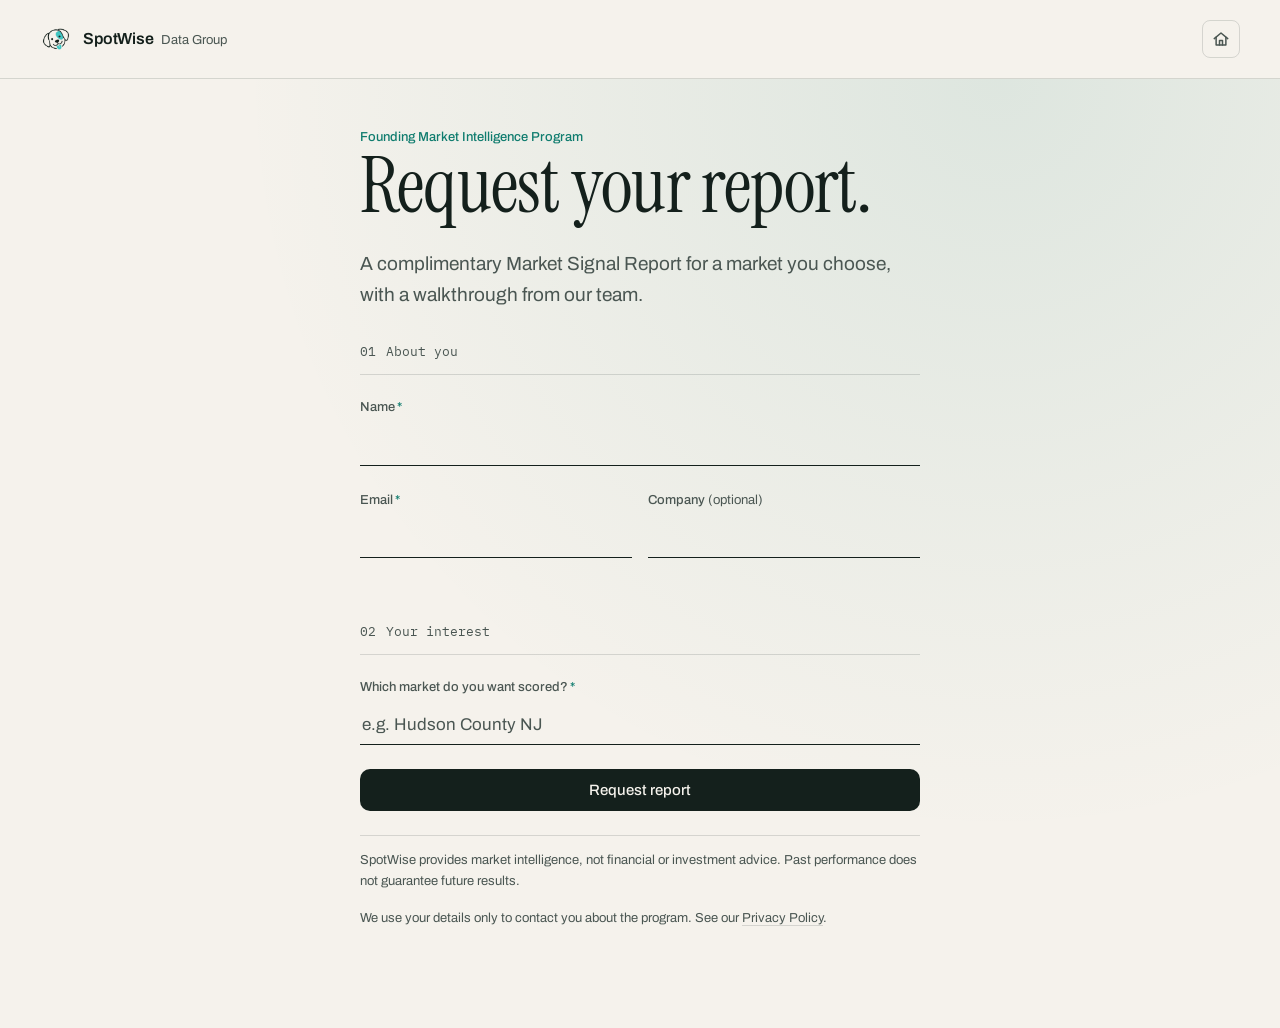
<file: founding-program/index.html>
<!doctype html>
<html lang="en">
<head>
<meta charset="UTF-8" />
<meta name="viewport" content="width=device-width, initial-scale=1.0" />
<!-- Privacy-friendly analytics by Plausible -->
<script async src="https://plausible.io/js/pa-bX3k9X4nnLirx0EZjZW_5.js"></script>
<script>
  window.plausible=window.plausible||function(){(plausible.q=plausible.q||[]).push(arguments)},plausible.init=plausible.init||function(i){plausible.o=i||{}};
  plausible.init()
</script>
<script>
  if (!window.matchMedia('(prefers-reduced-motion: reduce)').matches && 'IntersectionObserver' in window) {
    document.documentElement.classList.add('js');
  }
</script>
<title>Founding Program | SpotWise</title>
<meta name="description" content="Request access to the Founding Market Intelligence Program: a complimentary Market Signal Report in exchange for structured feedback." />
<meta name="robots" content="index, follow" />
<meta name="theme-color" content="#F5F2EC" />
<link rel="icon" href="../assets/favicon.ico" sizes="any" />
<link rel="icon" type="image/png" href="../assets/favicon-32.png" sizes="32x32" />
<link rel="icon" type="image/png" href="../assets/favicon-64.png" sizes="64x64" />
<link rel="icon" type="image/png" href="../assets/favicon-192.png" sizes="192x192" />
<link rel="icon" type="image/png" href="../assets/favicon-512.png" sizes="512x512" />
<link rel="apple-touch-icon" href="../assets/favicon-180.png" />
<link rel="preconnect" href="https://fonts.googleapis.com" />
<link rel="preconnect" href="https://fonts.gstatic.com" crossorigin />
<link href="https://fonts.googleapis.com/css2?family=Instrument+Serif:ital@0;1&family=Archivo:wght@400;500;600&family=IBM+Plex+Mono:wght@400;500&display=swap" rel="stylesheet" />
<link href="../shared.css" rel="stylesheet" />
<style>
  /* ---------- Minimal header: no nav dropdown, no footer, by design -- this
     is a single-purpose landing page for the form. Wordmark + back link only,
     retextured to the paper tokens. ---------- */
  header{padding:20px 24px;border-bottom:1px solid var(--rule);position:relative;background:rgba(245,242,236,.92);backdrop-filter:blur(8px);-webkit-backdrop-filter:blur(8px);}
  header .wrap{display:flex;align-items:center;justify-content:space-between;padding:0;}
  .back-link{display:flex;align-items:center;justify-content:center;width:38px;height:38px;border-radius:8px;border:1px solid var(--rule);color:var(--ink-2);flex-shrink:0;transition:color .2s var(--ease),border-color .2s var(--ease);}
  .back-link:hover{color:var(--teal);border-color:var(--teal);}
  .back-link:focus-visible{outline:2px solid var(--teal);outline-offset:2px;}
  .back-link svg{width:18px;height:18px;}

  main{padding:48px 24px 100px;}
  .form-wrap{max-width:560px;margin:0 auto;}
  form{margin-top:32px;}
  #form-success{display:none;padding:24px 0;}
  #form-success h2{margin-bottom:8px;}
  #form-success p{font-size:15px;color:var(--ink-2);line-height:1.6;}

  /* "Company (optional)": a form affordance, not marketing copy -- de-
     emphasized by weight only, already inherits --ink-2 from .f-field label. */
  .f-optional{font-weight:400;}
  /* Required-field asterisk: teal, not amber -- amber is reserved for the
     Peak tier everywhere else on the site (see shared.css tier tokens). */
  .req{color:var(--teal);margin-left:2px;}

  .f-submit{display:block;width:100%;text-align:center;}
  .f-legal{font-size:13px;color:var(--ink-2);line-height:1.6;margin-top:24px;padding-top:14px;border-top:1px solid var(--rule);}
  /* .f-note is a <p>, so it inherits shared.css's global p{max-width:62ch}
     and wraps narrower than .f-legal (a <div>, not capped) above it, even
     though both sit in the same 560px .form-wrap -- override back to the
     form's own width so neither line orphans its last word. */
  .f-note{font-size:13px;color:var(--ink-2);line-height:1.6;margin-top:16px;max-width:560px;}

  @media (max-width:640px){
    header{padding:16px 20px;}
    main{padding:48px 20px 80px;}
  }
</style>
</head>
<body>

<header>
  <div class="wrap">
    <a class="logo" href="../index.html">
      <img class="logo-mark" src="../assets/spot-icon.png" alt="SpotWise Data Group" width="32" height="32" />
      <div class="logo-text"><b>SpotWise</b><span>Data Group</span></div>
    </a>
    <a class="back-link" href="../index.html" aria-label="Back to spotdg.com" title="Back to spotdg.com">
      <svg viewBox="0 0 24 24" fill="none" stroke="currentColor" stroke-width="2" stroke-linecap="round" stroke-linejoin="round"><path d="M3 11.5 12 4l9 7.5"/><path d="M5.5 9.5V20h13V9.5"/><path d="M10 20v-6h4v6"/></svg>
    </a>
  </div>
</header>

<main class="wash-top">
  <div class="form-wrap reveal">
    <div class="eyebrow">Founding Market Intelligence Program</div>
    <h1>Request your report.</h1>
    <p class="lead">A complimentary Market Signal Report for a market you choose, with a walkthrough from our team.</p>

    <form id="founding-form">
      <input type="hidden" name="_subject" value="New Founding Program Application" />

      <div class="form-step"><span class="num">01</span><span class="lbl">About you</span><span class="rule"></span></div>
      <div class="f-field">
        <label for="name">Name<span class="req">*</span></label>
        <input type="text" id="name" name="name" required />
      </div>
      <div class="field-row">
        <div class="f-field">
          <label for="email">Email<span class="req">*</span></label>
          <input type="email" id="email" name="email" required />
        </div>
        <div class="f-field">
          <label for="company">Company <span class="f-optional">(optional)</span></label>
          <input type="text" id="company" name="company" />
        </div>
      </div>
      <div class="form-step"><span class="num">02</span><span class="lbl">Your interest</span><span class="rule"></span></div>
      <div class="f-field">
        <label for="geography">Which market do you want scored?<span class="req">*</span></label>
        <input type="text" id="geography" name="geography" placeholder="e.g. Hudson County NJ" required />
      </div>

      <button type="submit" class="btn btn-primary f-submit">Request report</button>
      <div class="f-legal">SpotWise provides market intelligence, not financial or investment advice. Past performance does not guarantee future results.</div>
    </form>
    <p class="f-note">We use your details only to contact you about the program. See our <a href="../privacy/index.html">Privacy Policy</a>.</p>

    <div id="form-success">
      <div class="success-icon-wrap">
        <img class="success-icon success-icon-open" src="../assets/spot-icon.png" alt="" aria-hidden="true" />
        <img class="success-icon success-icon-blink" src="../assets/spot-icon-blink.png" alt="" aria-hidden="true" />
      </div>
      <h2>Request received.</h2>
      <p>We'll review it and reply within two business days.</p>
    </div>
  </div>
</main>

<script src="../shared.js"></script>
<script>
  var FORM_ENDPOINT = 'https://formspree.io/f/mlgyvzvq';

  spotwiseHandleForm(document.getElementById('founding-form'), {
    endpoint: FORM_ENDPOINT,
    subject: 'Founding Market Intelligence Program Application',
    submitLabel: 'Request report',
    fields: [
      { name: 'name', label: 'Name' },
      { name: 'email', label: 'Email' },
      { name: 'company', label: 'Company' },
      { name: 'geography', label: "Which market do you want scored?" }
    ]
  });
</script>

</body>
</html>
</file>
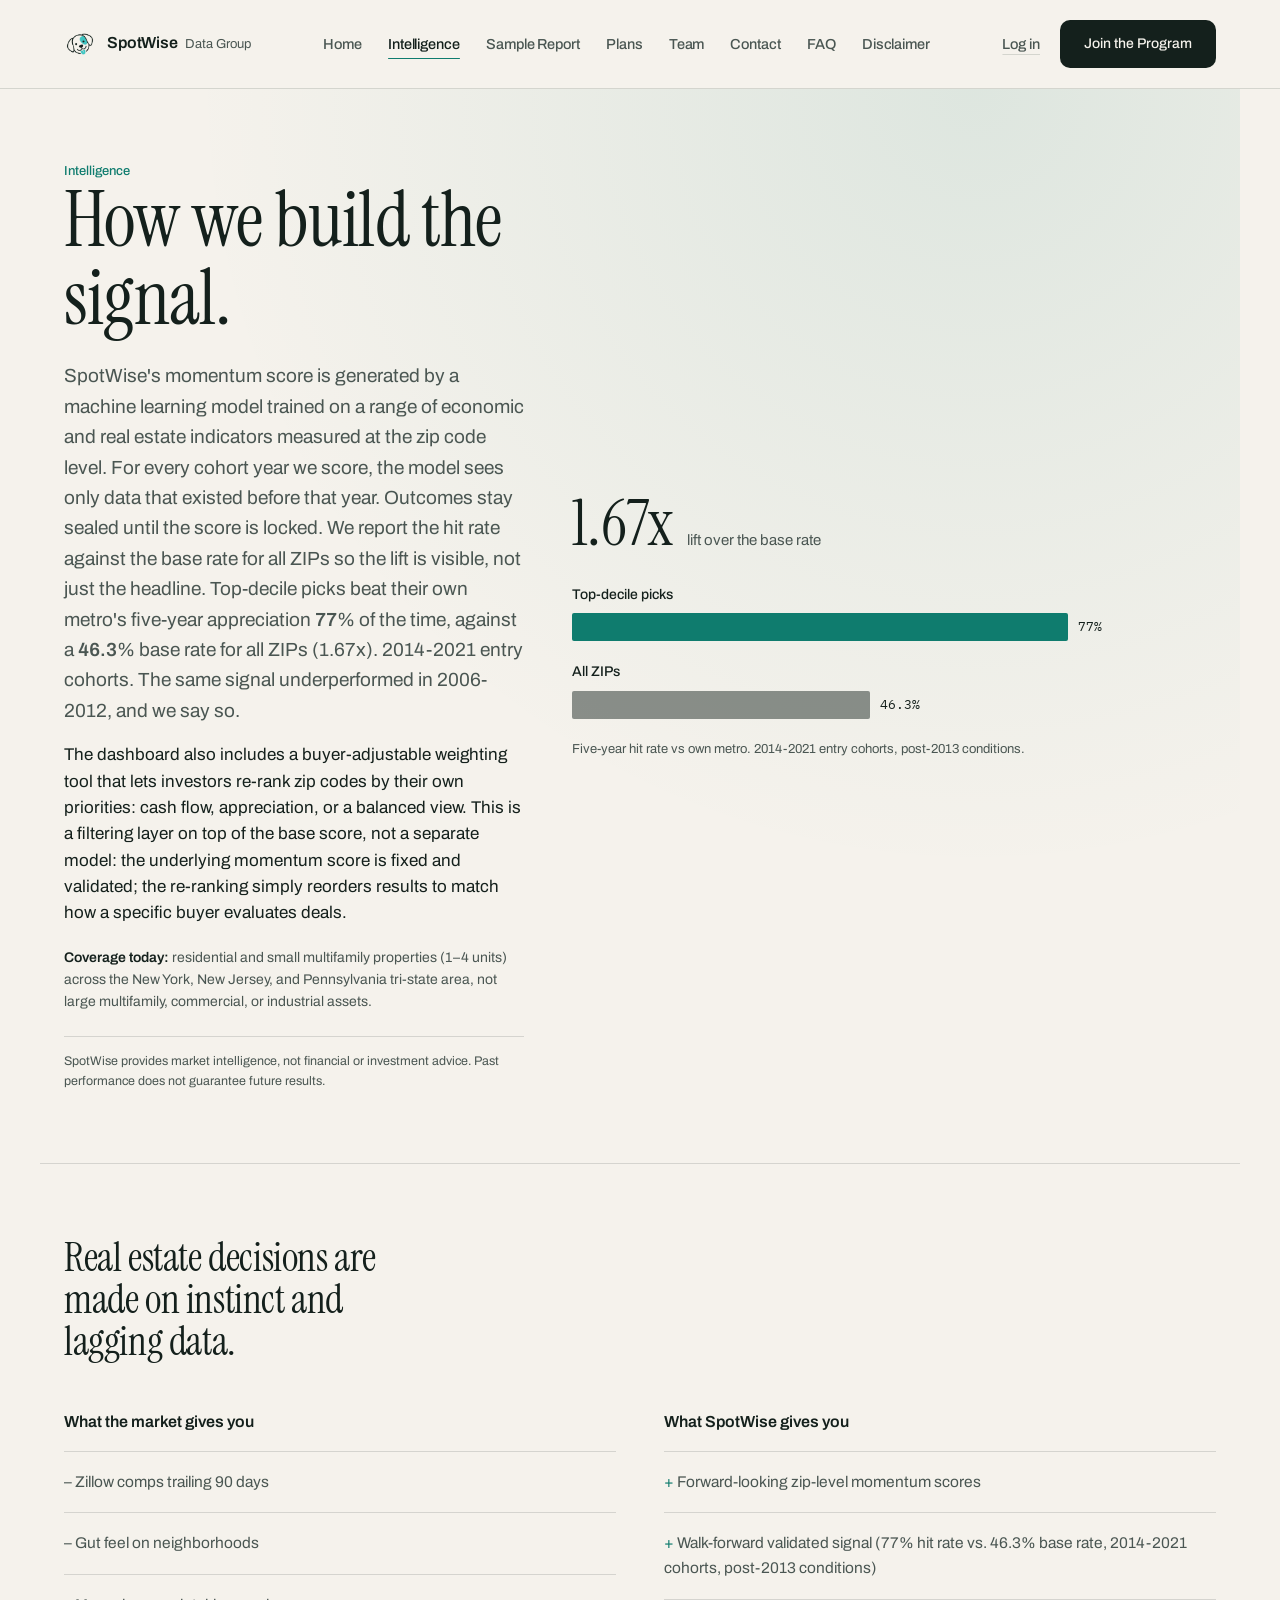
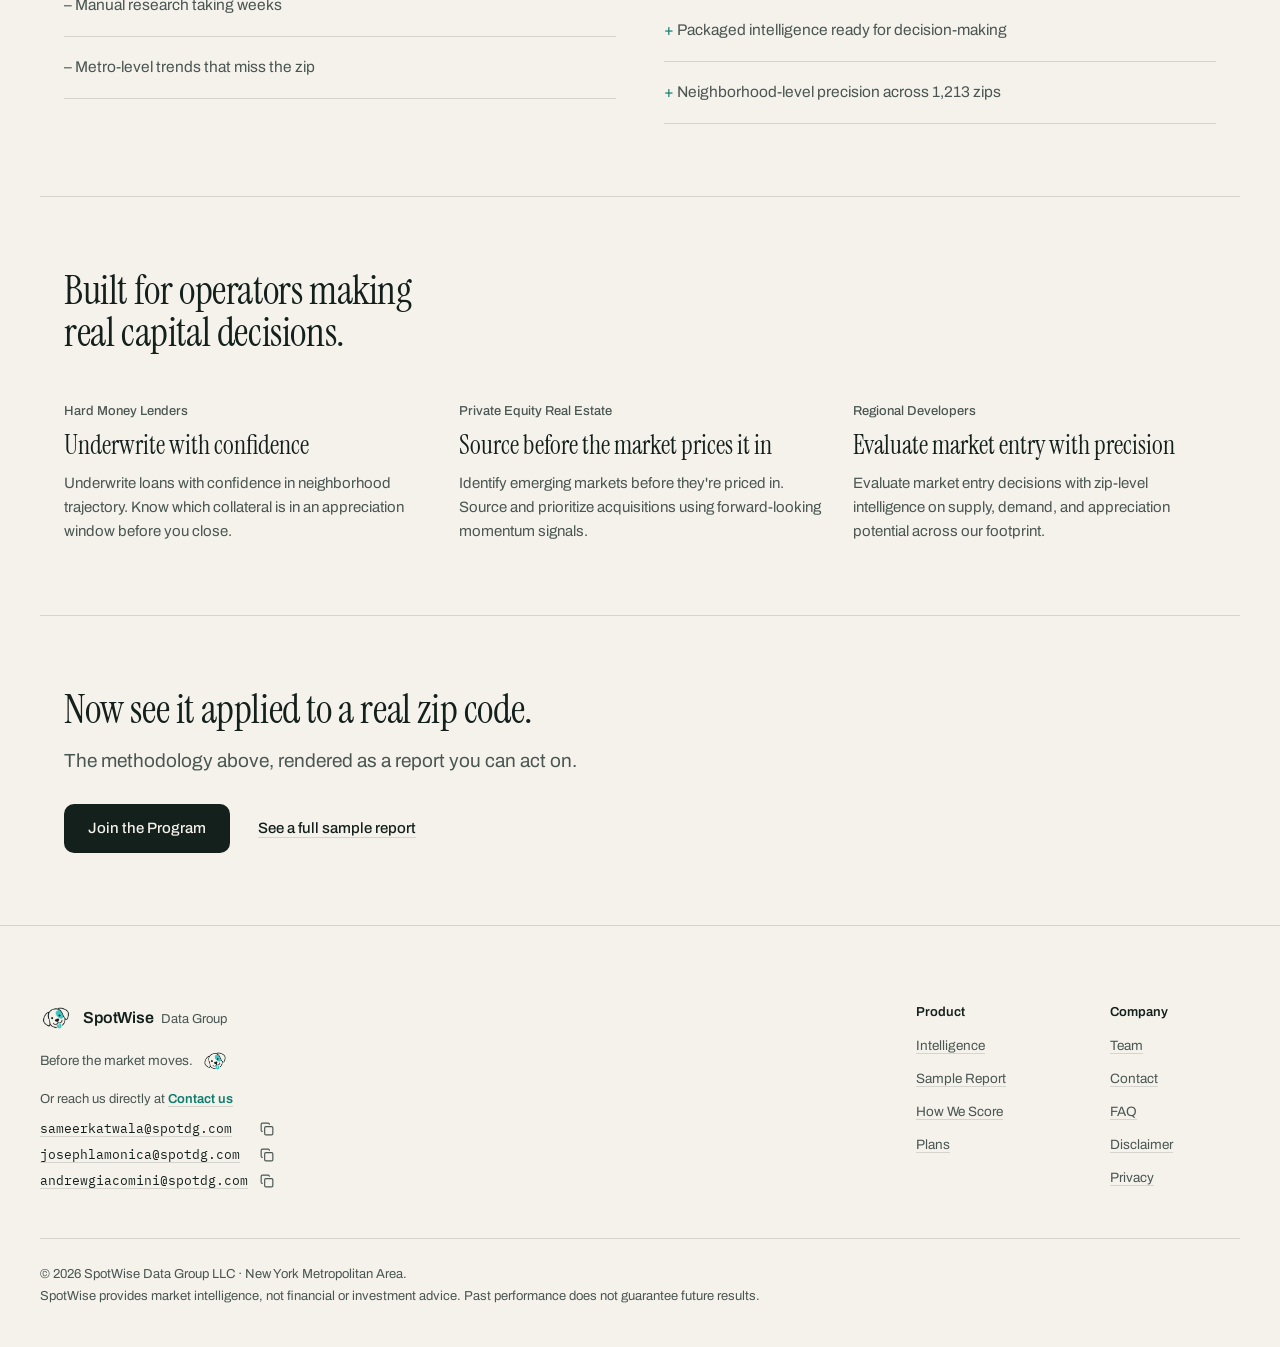
<file: intelligence/index.html>
<!doctype html>
<html lang="en">
<head>
<meta charset="UTF-8" />
<meta name="viewport" content="width=device-width, initial-scale=1.0" />
<!-- Privacy-friendly analytics by Plausible -->
<script async src="https://plausible.io/js/pa-bX3k9X4nnLirx0EZjZW_5.js"></script>
<script>
  window.plausible=window.plausible||function(){(plausible.q=plausible.q||[]).push(arguments)},plausible.init=plausible.init||function(i){plausible.o=i||{}};
  plausible.init()
</script>
<script>
  if (!window.matchMedia('(prefers-reduced-motion: reduce)').matches && 'IntersectionObserver' in window) {
    document.documentElement.classList.add('js');
  }
</script>
<title>Intelligence: SpotWise Data Group</title>
<meta name="description" content="How SpotWise builds a walk-forward validated momentum signal with zip-level precision, closing the gap between instinct-driven real estate decisions and forward-looking data." />
<meta name="robots" content="index, follow" />
<meta property="og:title" content="Intelligence: SpotWise Data Group" />
<meta property="og:description" content="How SpotWise builds a walk-forward validated momentum signal with zip-level precision, using forward-looking data instead of instinct." />
<meta property="og:url" content="https://spotdg.com/intelligence/" />
<meta property="og:image" content="https://spotdg.com/assets/og-image.png" />
<meta property="og:image:width" content="1200" />
<meta property="og:image:height" content="630" />
<meta property="og:type" content="website" />
<meta name="theme-color" content="#F5F2EC" />
<link rel="icon" href="../assets/favicon.ico" sizes="any" />
<link rel="icon" type="image/png" href="../assets/favicon-32.png" sizes="32x32" />
<link rel="icon" type="image/png" href="../assets/favicon-64.png" sizes="64x64" />
<link rel="icon" type="image/png" href="../assets/favicon-192.png" sizes="192x192" />
<link rel="icon" type="image/png" href="../assets/favicon-512.png" sizes="512x512" />
<link rel="apple-touch-icon" href="../assets/favicon-180.png" />
<link rel="preconnect" href="https://fonts.googleapis.com" />
<link rel="preconnect" href="https://fonts.gstatic.com" crossorigin />
<link href="https://fonts.googleapis.com/css2?family=Instrument+Serif:ital@0;1&family=Archivo:wght@400;500;600&family=IBM+Plex+Mono:wght@400;500&display=swap" rel="stylesheet" />
<link href="../shared.css" rel="stylesheet" />
<style>
  /* ---------- Page-local: the market/SpotWise comparison list headings.
     .split-6-6 is generic (shared.css); these h3s are specific to this
     pairing, so they stay local rather than becoming a shared selector. ---------- */
  .split-6-6 h3{font-family:var(--font-sans);font-weight:600;font-size:16px;color:var(--ink);margin-bottom:16px;}

  @media (max-width:640px){
    .wrap,.sec{padding-left:20px;padding-right:20px;}
  }

  /* ---------- Validation figure (paper pass two). Type: label Archivo 500 14px --ink, value IBM Plex Mono 13px
     --ink at the bar's end, lift Instrument Serif 64px --ink with an Archivo 15px --ink-2 line beside it, caption
     13px --ink-2. Bars 28px tall: picks in --teal, all-ZIPs in --ink-bar (the shared secondary bar tone, the
     same token the home cohort chart's metro bars use -- see shared.css). Width is the value as a percentage
     of the track, via --val. ---------- */
  .split-5-7.hero-split{align-items:center;}
  .val-fig{margin:0;min-width:0;scroll-margin-top:96px;}
  .val-lift{display:flex;align-items:baseline;gap:14px;flex-wrap:wrap;margin-bottom:28px;}
  .val-lift-n{font-family:var(--font-serif);font-weight:400;font-size:64px;line-height:1;letter-spacing:-.01em;color:var(--ink);}
  .val-lift-l{font-family:var(--font-sans);font-size:15px;color:var(--ink-2);}
  .val-rows{display:flex;flex-direction:column;gap:20px;}
  .val-label{display:block;font-family:var(--font-sans);font-weight:500;font-size:14px;color:var(--ink);margin-bottom:8px;}
  .val-track{display:flex;align-items:center;gap:10px;width:100%;}
  .val-bar{height:28px;width:calc(var(--val) * 1%);flex:0 0 auto;border-radius:var(--radius-btn);}
  .val-bar-picks{background:var(--teal);}
  .val-bar-base{background:var(--ink-bar);}
  .val-value{font-family:var(--font-mono);font-size:13px;color:var(--ink);white-space:nowrap;}
  .val-caption{margin-top:20px;font-family:var(--font-sans);font-size:13px;line-height:1.6;color:var(--ink-2);}
  /* Grow-in: under the html.js gate only (same gate as .reveal), bars start at zero width and transition to
     --val over 600ms with --ease once the figure is first in view (.is-live, set by the script below). Without
     JS or with reduced motion, html.js is absent and the bars simply render at full width. */
  html.js .val-fig .val-bar{transition:width .6s var(--ease);}
  html.js .val-fig:not(.is-live) .val-bar{width:0;}
</style>
</head>
<body>

<header class="hdr2">
  <nav>
    <a href="../index.html" class="logo">
      <img class="logo-mark" src="../assets/spot-icon.png" alt="SpotWise Data Group" width="32" height="32" />
      <div class="logo-text"><b>SpotWise</b><span>Data Group</span></div>
    </a>

    <div class="nav-tabs">
      <a href="../index.html" data-home-tab>Home</a>
      <a href="../intelligence/index.html" class="active" aria-current="page">Intelligence</a>
      <a href="../sample-report/index.html">Sample Report</a>
      <a href="../reports/index.html">Plans</a>
      <a href="../team/index.html">Team</a>
      <a href="../contact/index.html">Contact</a>
      <a href="../faq/index.html">FAQ</a>
      <a href="../disclaimer/index.html">Disclaimer</a>
    </div>

    <div class="nav-actions">
      <a class="nav-login" href="https://app.spotdg.com" target="_blank" rel="noopener noreferrer">Log in</a>
      <a class="btn btn-primary nav-cta" href="../founding-program/index.html"><span class="nav-cta-full">Join the Program</span><span class="nav-cta-short">Join</span></a>
      <div class="nav-sheet">
        <button class="nav-sheet-trigger" type="button" aria-expanded="false" aria-controls="nav-sheet-panel" aria-label="Open navigation">
          <span class="bars" aria-hidden="true"><i></i><i></i><i></i></span>
        </button>
        <div class="nav-sheet-panel" id="nav-sheet-panel">
          <div class="nav-sheet-inner">
            <a href="../index.html" data-home-sheet>Home</a>
            <a href="../intelligence/index.html" class="active" aria-current="page">Intelligence</a>
            <a href="../sample-report/index.html">Sample Report</a>
            <a href="../reports/index.html">Plans</a>
            <a href="../team/index.html">Team</a>
            <a href="../contact/index.html">Contact</a>
            <a href="../faq/index.html">FAQ</a>
            <a href="../disclaimer/index.html">Disclaimer</a>
            <a class="nav-sheet-login" href="https://app.spotdg.com" target="_blank" rel="noopener noreferrer">Log in to the dashboard</a>
          </div>
        </div>
      </div>
    </div>
  </nav>
</header>

<main>

  <!-- METHODOLOGY: copy left (5), validation figure right (7) -->
  <section class="sec wash-top reveal">
    <div class="split-5-7 hero-split">
      <div>
        <div class="eyebrow">Intelligence</div>
        <h1>How we build the signal.</h1>
        <p class="lead">SpotWise's momentum score is generated by a machine learning model trained on a range of economic and real estate indicators measured at the zip code level. For every cohort year we score, the model sees only data that existed before that year. Outcomes stay sealed until the score is locked. We report the hit rate against the base rate for all ZIPs so the lift is visible, not just the headline. Top-decile picks beat their own metro's five-year appreciation <span class="num-strong mono-num">77</span>% of the time, against a <span class="num-strong mono-num">46.3</span>% base rate for all ZIPs (1.67x). 2014-2021 entry cohorts. The same signal underperformed in 2006-2012, and we say so.</p>
        <p>The dashboard also includes a buyer-adjustable weighting tool that lets investors re-rank zip codes by their own priorities: cash flow, appreciation, or a balanced view. This is a filtering layer on top of the base score, not a separate model: the underlying momentum score is fixed and validated; the re-ranking simply reorders results to match how a specific buyer evaluates deals.</p>
        <p class="note"><strong>Coverage today:</strong> residential and small multifamily properties (1–4 units) across the New York, New Jersey, and Pennsylvania tri-state area, not large multifamily, commercial, or industrial assets.</p>
        <div class="disclaimer">SpotWise provides market intelligence, not financial or investment advice. Past performance does not guarantee future results.</div>
      </div>

      <!-- Validation figure. Every number here is the approved headline already stated in the lead
           paragraph to the left (77% vs 46.3% base rate, 1.67x, 2014-2021 cohorts). The bar widths are
           driven by the data-value attribute on each row; the visible label carries the same number as
           text so the figure reads without JS. Bars grow from zero over 600ms on first view, same easing
           as the home cohort chart (--ease). -->
      <figure class="val-fig" id="validation" aria-label="Five-year hit rate versus own metro: top-decile picks 77 percent, all ZIPs 46.3 percent, a 1.67 times lift over the base rate">
        <div class="val-lift">
          <span class="val-lift-n mono-num">1.67x</span>
          <span class="val-lift-l">lift over the base rate</span>
        </div>
        <div class="val-rows">
          <div class="val-row" data-value="77">
            <span class="val-label">Top-decile picks</span>
            <div class="val-track"><div class="val-bar val-bar-picks" style="--val:77"></div><span class="val-value mono">77%</span></div>
          </div>
          <div class="val-row" data-value="46.3">
            <span class="val-label">All ZIPs</span>
            <div class="val-track"><div class="val-bar val-bar-base" style="--val:46.3"></div><span class="val-value mono">46.3%</span></div>
          </div>
        </div>
        <figcaption class="val-caption">Five-year hit rate vs own metro. 2014-2021 entry cohorts, post-2013 conditions.</figcaption>
      </figure>
    </div>
  </section>

  <!-- PROBLEM -->
  <section class="sec reveal">
    <div class="sec-head">
      <h2>Real estate decisions are made on instinct and lagging data.</h2>
    </div>
    <div class="split-6-6">
      <div>
        <h3>What the market gives you</h3>
        <ul class="rule-list dash">
          <li>Zillow comps trailing 90 days</li>
          <li>Gut feel on neighborhoods</li>
          <li>Manual research taking weeks</li>
          <li>Metro-level trends that miss the zip</li>
        </ul>
      </div>
      <div>
        <h3>What SpotWise gives you</h3>
        <ul class="rule-list plus">
          <li>Forward-looking zip-level momentum scores</li>
          <li>Walk-forward validated signal (77% hit rate vs. 46.3% base rate, 2014-2021 cohorts, post-2013 conditions)</li>
          <li>Packaged intelligence ready for decision-making</li>
          <li>Neighborhood-level precision across 1,213 zips</li>
        </ul>
      </div>
    </div>
  </section>

  <!-- WHO IT'S FOR -->
  <section class="sec reveal">
    <div class="sec-head">
      <h2>Built for operators making real capital decisions.</h2>
    </div>
    <div class="type-cols">
      <div>
        <div class="kicker">Hard Money Lenders</div>
        <h3 class="col-title">Underwrite with confidence</h3>
        <p>Underwrite loans with confidence in neighborhood trajectory. Know which collateral is in an appreciation window before you close.</p>
      </div>
      <div>
        <div class="kicker">Private Equity Real Estate</div>
        <h3 class="col-title">Source before the market prices it in</h3>
        <p>Identify emerging markets before they're priced in. Source and prioritize acquisitions using forward-looking momentum signals.</p>
      </div>
      <div>
        <div class="kicker">Regional Developers</div>
        <h3 class="col-title">Evaluate market entry with precision</h3>
        <p>Evaluate market entry decisions with zip-level intelligence on supply, demand, and appreciation potential across our footprint.</p>
      </div>
    </div>
  </section>

  <!-- FINAL CTA -->
  <section class="sec closing reveal">
    <h2>Now see it applied to a real zip code.</h2>
    <p class="lead">The methodology above, rendered as a report you can act on.</p>
    <a class="btn btn-primary" href="../founding-program/index.html">Join the Program</a>
    <a class="btn-ghost" href="../sample-report/index.html">See a full sample report</a>
  </section>

</main>

<footer>
  <div class="footer-inner">
    <div>
      <a href="../index.html" class="logo">
        <img class="logo-mark" src="../assets/spot-icon.png" alt="SpotWise Data Group" width="38" height="38" />
        <div class="logo-text"><b>SpotWise</b><span>Data Group</span></div>
      </a>
      <div class="footer-tag-row">
        <div class="footer-tag">Before the market moves.</div>
        <button class="spot-interactive" type="button" aria-label="Say hi to Spot">
          <img class="spot-face spot-face-open" src="../assets/spot-icon.png" alt="" aria-hidden="true" />
          <img class="spot-face spot-face-blink" src="../assets/spot-icon-blink.png" alt="" aria-hidden="true" />
        </button>
      </div>
      <div class="footer-contact">Or reach us directly at <a href="../contact/index.html">Contact us</a><span class="emails"><span class="mail-unit"><a href="https://mail.google.com/mail/?view=cm&amp;fs=1&amp;to=sameerkatwala@spotdg.com" target="_blank" rel="noopener noreferrer" title="Compose to sameerkatwala@spotdg.com in Gmail">sameerkatwala@spotdg.com</a><button type="button" class="mail-copy" data-copy="sameerkatwala@spotdg.com" aria-label="Copy sameerkatwala@spotdg.com to clipboard"><svg viewBox="0 0 24 24" fill="none" stroke="currentColor" stroke-width="2" stroke-linecap="round" stroke-linejoin="round" aria-hidden="true"><rect width="14" height="14" x="8" y="8" rx="2" ry="2"/><path d="M4 16c-1.1 0-2-.9-2-2V4c0-1.1.9-2 2-2h10c1.1 0 2 .9 2 2"/></svg></button></span> <span class="sep">&middot;</span> <span class="mail-unit"><a href="https://mail.google.com/mail/?view=cm&amp;fs=1&amp;to=josephlamonica@spotdg.com" target="_blank" rel="noopener noreferrer" title="Compose to josephlamonica@spotdg.com in Gmail">josephlamonica@spotdg.com</a><button type="button" class="mail-copy" data-copy="josephlamonica@spotdg.com" aria-label="Copy josephlamonica@spotdg.com to clipboard"><svg viewBox="0 0 24 24" fill="none" stroke="currentColor" stroke-width="2" stroke-linecap="round" stroke-linejoin="round" aria-hidden="true"><rect width="14" height="14" x="8" y="8" rx="2" ry="2"/><path d="M4 16c-1.1 0-2-.9-2-2V4c0-1.1.9-2 2-2h10c1.1 0 2 .9 2 2"/></svg></button></span> <span class="sep">&middot;</span> <span class="mail-unit"><a href="https://mail.google.com/mail/?view=cm&amp;fs=1&amp;to=andrewgiacomini@spotdg.com" target="_blank" rel="noopener noreferrer" title="Compose to andrewgiacomini@spotdg.com in Gmail">andrewgiacomini@spotdg.com</a><button type="button" class="mail-copy" data-copy="andrewgiacomini@spotdg.com" aria-label="Copy andrewgiacomini@spotdg.com to clipboard"><svg viewBox="0 0 24 24" fill="none" stroke="currentColor" stroke-width="2" stroke-linecap="round" stroke-linejoin="round" aria-hidden="true"><rect width="14" height="14" x="8" y="8" rx="2" ry="2"/><path d="M4 16c-1.1 0-2-.9-2-2V4c0-1.1.9-2 2-2h10c1.1 0 2 .9 2 2"/></svg></button></span></span></div>
    </div>
    <div class="footer-cols">
      <div class="footer-col">
        <div class="fc-h">Product</div>
        <a href="../intelligence/index.html">Intelligence</a>
        <a href="../sample-report/index.html">Sample Report</a>
        <a href="../sample-report/index.html#how-we-score">How We Score</a>
        <a href="../reports/index.html">Plans</a>
      </div>
      <div class="footer-col">
        <div class="fc-h">Company</div>
        <a href="../team/index.html">Team</a>
        <a href="../contact/index.html">Contact</a>
        <a href="../faq/index.html">FAQ</a>
        <a href="../disclaimer/index.html">Disclaimer</a>
        <a href="../privacy/index.html">Privacy</a>
      </div>
    </div>
  </div>
  <div class="footer-bottom">
    © 2026 SpotWise Data Group LLC · New York Metropolitan Area.<br/>
    SpotWise provides market intelligence, not financial or investment advice. Past performance does not guarantee future results.
  </div>
</footer>

<script src="../shared.js"></script>

<script>
  // Validation figure: bars grow from zero to their value over 600ms the first time the figure is 20% in view,
  // once. Reduced motion / no JS: html.js is never added, so the CSS above already shows the bars at full width
  // and this only ever adds a class that changes nothing.
  (function(){
    var fig = document.querySelector('.val-fig');
    if (!fig) return;
    if (!window.SpotwiseMotion || SpotwiseMotion.reducedMotion) { fig.classList.add('is-live'); return; }
    SpotwiseMotion.once(fig, 0.2, function(){ fig.classList.add('is-live'); });
  })();
</script>

</body>
</html>
</file>
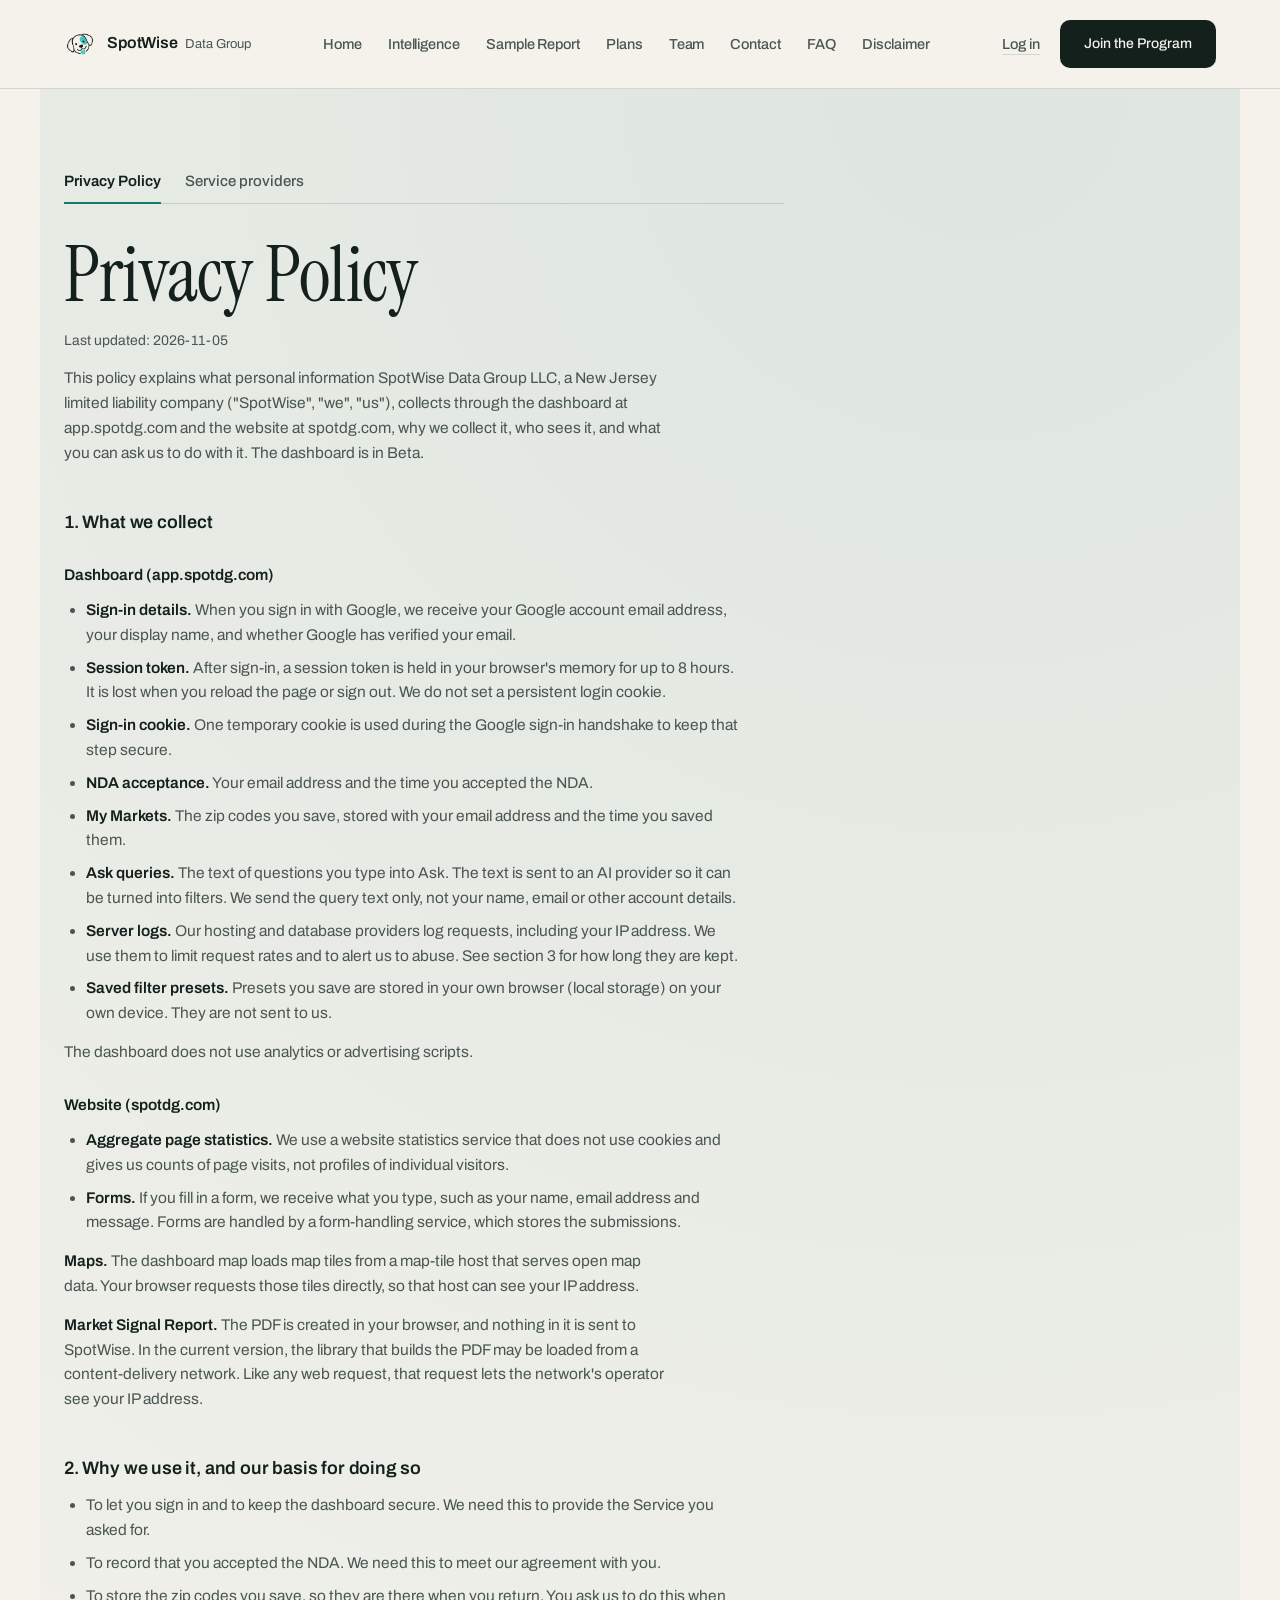
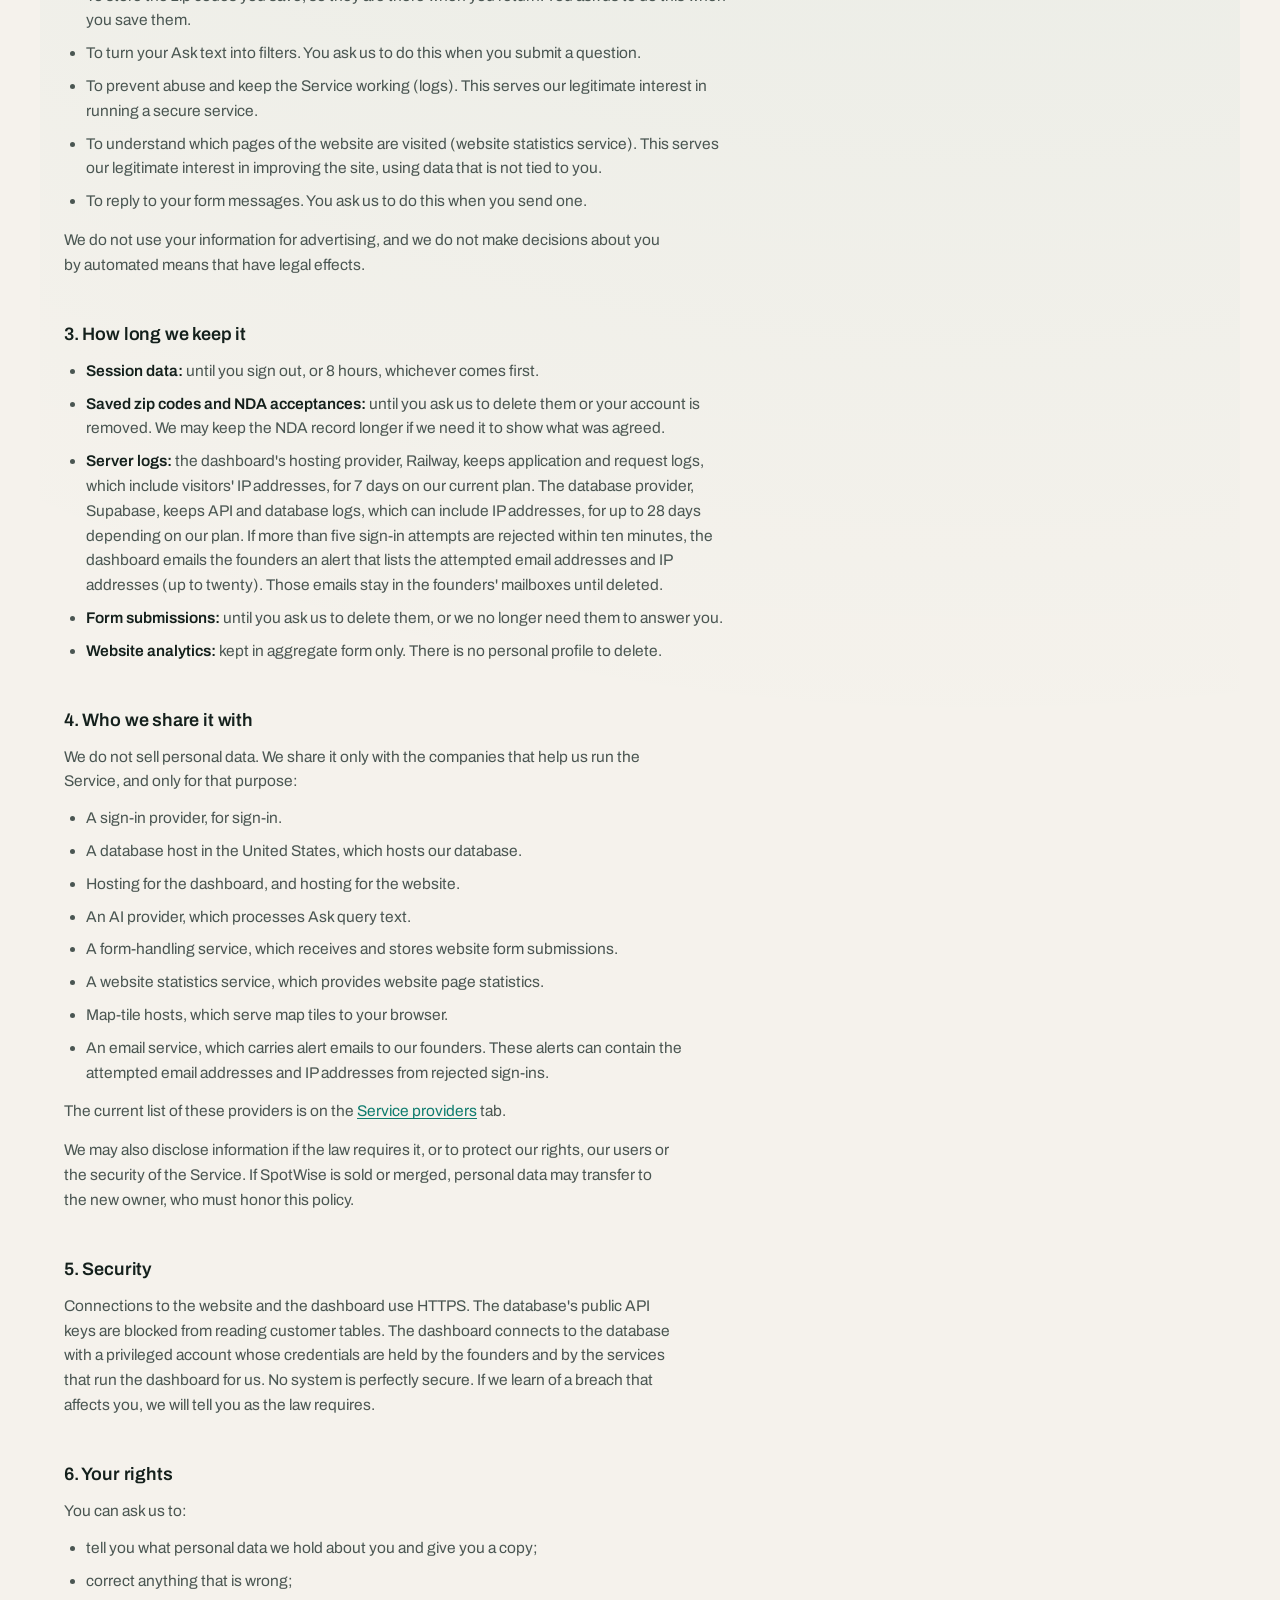
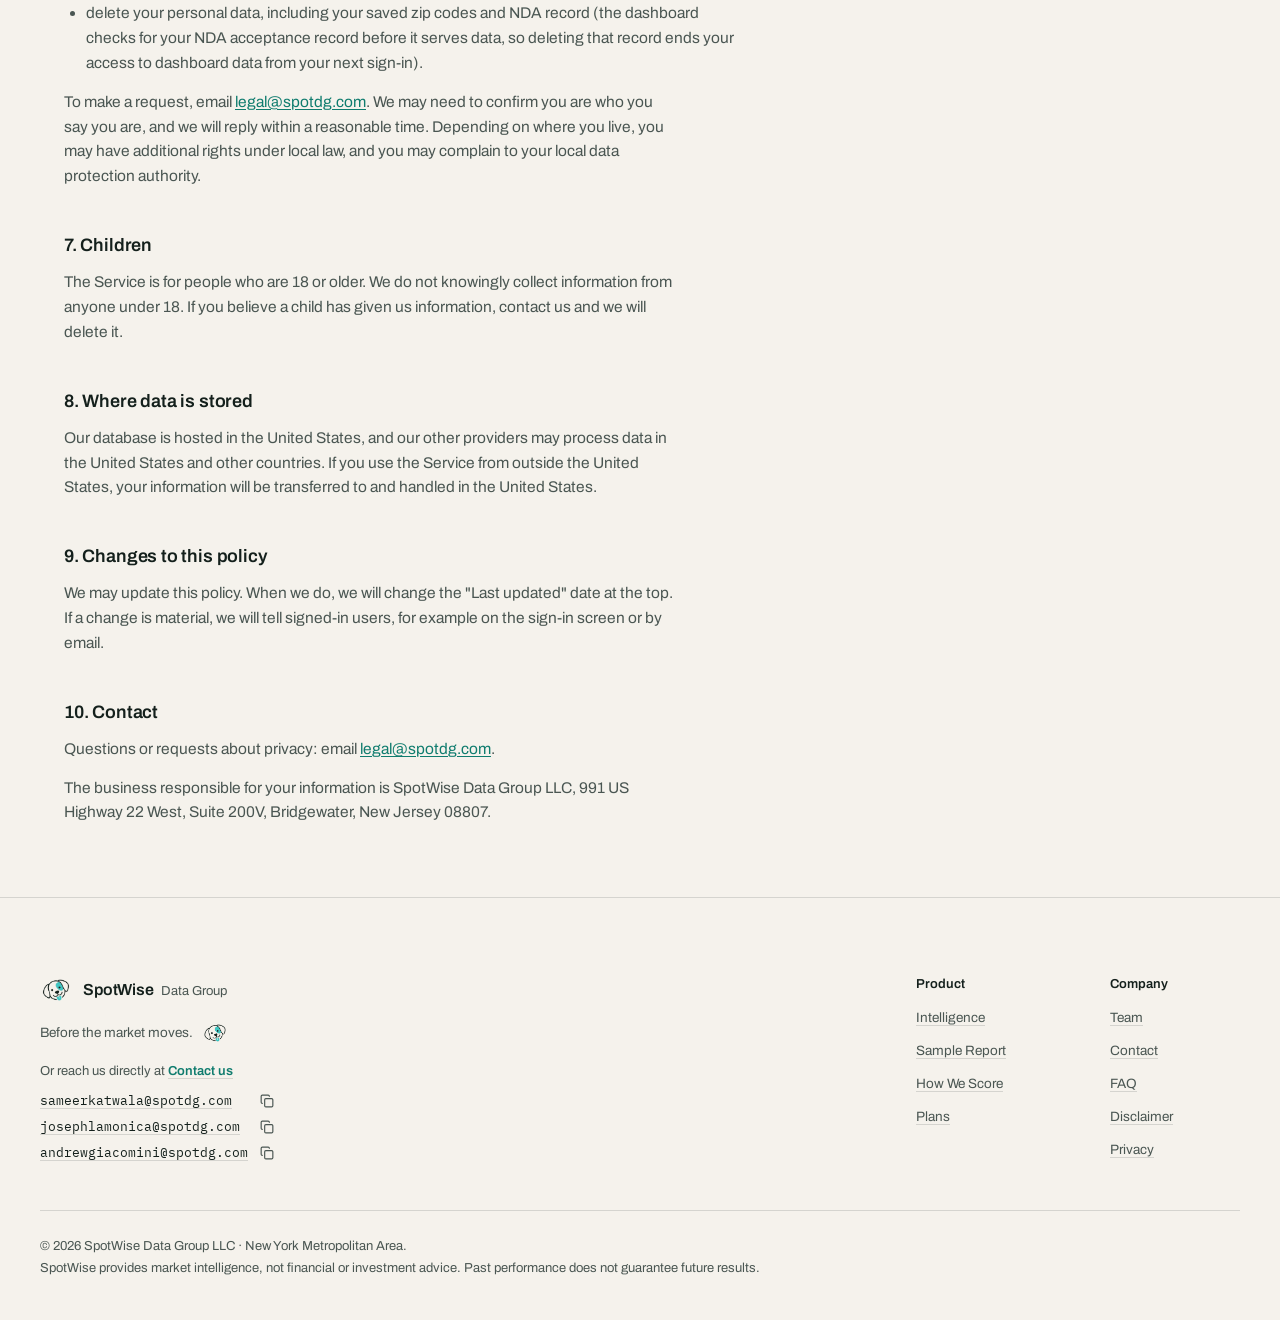
<file: privacy/index.html>
<!doctype html>
<html lang="en">
<head>
<meta charset="UTF-8" />
<meta name="viewport" content="width=device-width, initial-scale=1.0" />
<!-- Privacy-friendly analytics by Plausible -->
<script async src="https://plausible.io/js/pa-bX3k9X4nnLirx0EZjZW_5.js"></script>
<script>
  window.plausible=window.plausible||function(){(plausible.q=plausible.q||[]).push(arguments)},plausible.init=plausible.init||function(i){plausible.o=i||{}};
  plausible.init()
</script>
<script>
  if (!window.matchMedia('(prefers-reduced-motion: reduce)').matches && 'IntersectionObserver' in window) {
    document.documentElement.classList.add('js');
  }
</script>
<title>Privacy Policy: SpotWise Data Group</title>
<meta name="description" content="How SpotWise Data Group collects, uses and shares personal information through spotdg.com and the app.spotdg.com dashboard, and how to make a privacy request." />
<meta name="robots" content="index, follow" />
<meta property="og:title" content="Privacy Policy: SpotWise Data Group" />
<meta property="og:description" content="How SpotWise Data Group collects, uses and shares personal information through spotdg.com and the app.spotdg.com dashboard, and how to make a privacy request." />
<meta property="og:url" content="https://spotdg.com/privacy/" />
<meta property="og:image" content="https://spotdg.com/assets/og-image.png" />
<meta property="og:image:width" content="1200" />
<meta property="og:image:height" content="630" />
<meta property="og:type" content="website" />
<meta name="theme-color" content="#F5F2EC" />
<link rel="icon" href="../assets/favicon.ico" sizes="any" />
<link rel="icon" type="image/png" href="../assets/favicon-32.png" sizes="32x32" />
<link rel="icon" type="image/png" href="../assets/favicon-64.png" sizes="64x64" />
<link rel="icon" type="image/png" href="../assets/favicon-192.png" sizes="192x192" />
<link rel="icon" type="image/png" href="../assets/favicon-512.png" sizes="512x512" />
<link rel="apple-touch-icon" href="../assets/favicon-180.png" />
<link rel="preconnect" href="https://fonts.googleapis.com" />
<link rel="preconnect" href="https://fonts.gstatic.com" crossorigin />
<link href="https://fonts.googleapis.com/css2?family=Instrument+Serif:ital@0;1&family=Archivo:wght@400;500;600&family=IBM+Plex+Mono:wght@400;500&display=swap" rel="stylesheet" />
<link href="../shared.css" rel="stylesheet" />
<style>
  /* ---------- Page-local: legal prose runs longer than the .num-rows
     default 52ch (tuned for short step copy elsewhere) -- widen just here. ---------- */
  /* Policy prose: one reading column, sans body, no numbered rows. */
  .policy{max-width:720px;}
  .policy h1 + .updated{margin-top:16px;font-size:14px;color:var(--ink-2);}
  .policy h2{font-family:var(--font-sans);font-weight:600;font-size:18px;line-height:1.4;color:var(--ink);margin-top:44px;margin-bottom:0;}
  .policy h3{font-family:var(--font-sans);font-weight:600;font-size:15.5px;line-height:1.5;color:var(--ink);margin-top:28px;}
  .policy p,.policy li{font-family:var(--font-sans);font-size:15.5px;color:var(--ink-2);line-height:1.6;}
  .policy p{max-width:68ch;margin-top:14px;}
  .policy h1 + .updated{margin-top:16px;}
  .policy h2 + p,.policy h3 + ul{margin-top:12px;}
  .policy ul{list-style:disc;padding-left:22px;max-width:68ch;margin-top:12px;}
  .policy li{margin-top:8px;}
  .policy strong{color:var(--ink);font-weight:600;}
  .policy a{color:var(--teal);text-decoration:underline;text-underline-offset:2px;}


  /* Tab bar: Privacy Policy / Service providers. Page-local; uses only existing tokens. */
  .policy-tabs{display:flex;gap:24px;border-bottom:1px solid var(--rule);margin-bottom:32px;}
  .policy-tabs a{font-family:var(--font-sans);font-weight:500;font-size:15px;line-height:1.4;color:var(--ink-2);text-decoration:none;padding:10px 0;margin-bottom:-1px;border-bottom:2px solid transparent;}
  .policy-tabs a:hover{color:var(--ink);}
  .policy-tabs a[aria-current="page"]{color:var(--ink);font-weight:600;border-bottom-color:var(--teal);}
  .policy-tabs a:focus-visible{outline:2px solid var(--teal);outline-offset:2px;}
  .policy .policy-tabs a{color:var(--ink-2);text-decoration:none;}
  .policy .policy-tabs a[aria-current="page"]{color:var(--ink);}

  @media (max-width:640px){
    .wrap,.sec{padding-left:20px;padding-right:20px;}
  }
</style>
</head>
<body>

<header class="hdr2">
  <nav>
    <a href="../index.html" class="logo">
      <img class="logo-mark" src="../assets/spot-icon.png" alt="SpotWise Data Group" width="32" height="32" />
      <div class="logo-text"><b>SpotWise</b><span>Data Group</span></div>
    </a>

    <div class="nav-tabs">
      <a href="../index.html" data-home-tab>Home</a>
      <a href="../intelligence/index.html">Intelligence</a>
      <a href="../sample-report/index.html">Sample Report</a>
      <a href="../reports/index.html">Plans</a>
      <a href="../team/index.html">Team</a>
      <a href="../contact/index.html">Contact</a>
      <a href="../faq/index.html">FAQ</a>
      <a href="../disclaimer/index.html">Disclaimer</a>
    </div>

    <div class="nav-actions">
      <a class="nav-login" href="https://app.spotdg.com" target="_blank" rel="noopener noreferrer">Log in</a>
      <a class="btn btn-primary nav-cta" href="../founding-program/index.html"><span class="nav-cta-full">Join the Program</span><span class="nav-cta-short">Join</span></a>
      <div class="nav-sheet">
        <button class="nav-sheet-trigger" type="button" aria-expanded="false" aria-controls="nav-sheet-panel" aria-label="Open navigation">
          <span class="bars" aria-hidden="true"><i></i><i></i><i></i></span>
        </button>
        <div class="nav-sheet-panel" id="nav-sheet-panel">
          <div class="nav-sheet-inner">
            <a href="../index.html" data-home-sheet>Home</a>
            <a href="../intelligence/index.html">Intelligence</a>
            <a href="../sample-report/index.html">Sample Report</a>
            <a href="../reports/index.html">Plans</a>
            <a href="../team/index.html">Team</a>
            <a href="../contact/index.html">Contact</a>
            <a href="../faq/index.html">FAQ</a>
            <a href="../disclaimer/index.html">Disclaimer</a>
            <a class="nav-sheet-login" href="https://app.spotdg.com" target="_blank" rel="noopener noreferrer">Log in to the dashboard</a>
          </div>
        </div>
      </div>
    </div>
  </nav>
</header>

<main>

  <!-- PRIVACY POLICY -->
  <section class="sec wash-top reveal">
    <div class="policy">
    <nav class="policy-tabs" aria-label="Privacy sections">
      <a href="index.html" aria-current="page">Privacy Policy</a>
      <a href="providers/index.html">Service providers</a>
    </nav>
    <h1>Privacy Policy</h1>
      <p class="updated">Last updated: 2026-11-05</p>
      <p>This policy explains what personal information SpotWise Data Group LLC, a New Jersey limited liability company ("SpotWise", "we", "us"), collects through the dashboard at app.spotdg.com and the website at spotdg.com, why we collect it, who sees it, and what you can ask us to do with it. The dashboard is in Beta.</p>
      <h2>1. What we collect</h2>
      <h3>Dashboard (app.spotdg.com)</h3>
      <ul>
        <li><strong>Sign-in details.</strong> When you sign in with Google, we receive your Google account email address, your display name, and whether Google has verified your email.</li>
        <li><strong>Session token.</strong> After sign-in, a session token is held in your browser's memory for up to 8 hours. It is lost when you reload the page or sign out. We do not set a persistent login cookie.</li>
        <li><strong>Sign-in cookie.</strong> One temporary cookie is used during the Google sign-in handshake to keep that step secure.</li>
        <li><strong>NDA acceptance.</strong> Your email address and the time you accepted the NDA.</li>
        <li><strong>My Markets.</strong> The zip codes you save, stored with your email address and the time you saved them.</li>
        <li><strong>Ask queries.</strong> The text of questions you type into Ask. The text is sent to an AI provider so it can be turned into filters. We send the query text only, not your name, email or other account details.</li>
        <li><strong>Server logs.</strong> Our hosting and database providers log requests, including your IP address. We use them to limit request rates and to alert us to abuse. See section 3 for how long they are kept.</li>
        <li><strong>Saved filter presets.</strong> Presets you save are stored in your own browser (local storage) on your own device. They are not sent to us.</li>
      </ul>
      <p>The dashboard does not use analytics or advertising scripts.</p>
      <h3>Website (spotdg.com)</h3>
      <ul>
        <li><strong>Aggregate page statistics.</strong> We use a website statistics service that does not use cookies and gives us counts of page visits, not profiles of individual visitors.</li>
        <li><strong>Forms.</strong> If you fill in a form, we receive what you type, such as your name, email address and message. Forms are handled by a form-handling service, which stores the submissions.</li>
      </ul>
      <p><strong>Maps.</strong> The dashboard map loads map tiles from a map-tile host that serves open map data. Your browser requests those tiles directly, so that host can see your IP address.</p>
      <p><strong>Market Signal Report.</strong> The PDF is created in your browser, and nothing in it is sent to SpotWise. In the current version, the library that builds the PDF may be loaded from a content-delivery network. Like any web request, that request lets the network's operator see your IP address.</p>
      <h2>2. Why we use it, and our basis for doing so</h2>
      <ul>
        <li>To let you sign in and to keep the dashboard secure. We need this to provide the Service you asked for.</li>
        <li>To record that you accepted the NDA. We need this to meet our agreement with you.</li>
        <li>To store the zip codes you save, so they are there when you return. You ask us to do this when you save them.</li>
        <li>To turn your Ask text into filters. You ask us to do this when you submit a question.</li>
        <li>To prevent abuse and keep the Service working (logs). This serves our legitimate interest in running a secure service.</li>
        <li>To understand which pages of the website are visited (website statistics service). This serves our legitimate interest in improving the site, using data that is not tied to you.</li>
        <li>To reply to your form messages. You ask us to do this when you send one.</li>
      </ul>
      <p>We do not use your information for advertising, and we do not make decisions about you by automated means that have legal effects.</p>
      <h2>3. How long we keep it</h2>
      <ul>
        <li><strong>Session data:</strong> until you sign out, or 8 hours, whichever comes first.</li>
        <li><strong>Saved zip codes and NDA acceptances:</strong> until you ask us to delete them or your account is removed. We may keep the NDA record longer if we need it to show what was agreed.</li>
        <li><strong>Server logs:</strong> the dashboard's hosting provider, Railway, keeps application and request logs, which include visitors' IP addresses, for 7 days on our current plan. The database provider, Supabase, keeps API and database logs, which can include IP addresses, for up to 28 days depending on our plan. If more than five sign-in attempts are rejected within ten minutes, the dashboard emails the founders an alert that lists the attempted email addresses and IP addresses (up to twenty). Those emails stay in the founders' mailboxes until deleted.</li>
        <li><strong>Form submissions:</strong> until you ask us to delete them, or we no longer need them to answer you.</li>
        <li><strong>Website analytics:</strong> kept in aggregate form only. There is no personal profile to delete.</li>
      </ul>
      <h2>4. Who we share it with</h2>
      <p>We do not sell personal data. We share it only with the companies that help us run the Service, and only for that purpose:</p>
      <ul>
        <li>A sign-in provider, for sign-in.</li>
        <li>A database host in the United States, which hosts our database.</li>
        <li>Hosting for the dashboard, and hosting for the website.</li>
        <li>An AI provider, which processes Ask query text.</li>
        <li>A form-handling service, which receives and stores website form submissions.</li>
        <li>A website statistics service, which provides website page statistics.</li>
        <li>Map-tile hosts, which serve map tiles to your browser.</li>
        <li>An email service, which carries alert emails to our founders. These alerts can contain the attempted email addresses and IP addresses from rejected sign-ins.</li>
      </ul>
      <p>The current list of these providers is on the <a href="providers/index.html">Service providers</a> tab.</p>
      <p>We may also disclose information if the law requires it, or to protect our rights, our users or the security of the Service. If SpotWise is sold or merged, personal data may transfer to the new owner, who must honor this policy.</p>
      <h2>5. Security</h2>
      <p>Connections to the website and the dashboard use HTTPS. The database's public API keys are blocked from reading customer tables. The dashboard connects to the database with a privileged account whose credentials are held by the founders and by the services that run the dashboard for us. No system is perfectly secure. If we learn of a breach that affects you, we will tell you as the law requires.</p>
      <h2>6. Your rights</h2>
      <p>You can ask us to:</p>
      <ul>
        <li>tell you what personal data we hold about you and give you a copy;</li>
        <li>correct anything that is wrong;</li>
        <li>delete your personal data, including your saved zip codes and NDA record (the dashboard checks for your NDA acceptance record before it serves data, so deleting that record ends your access to dashboard data from your next sign-in).</li>
      </ul>
      <p>To make a request, email <a href="mailto:legal@spotdg.com">legal@spotdg.com</a>. We may need to confirm you are who you say you are, and we will reply within a reasonable time. Depending on where you live, you may have additional rights under local law, and you may complain to your local data protection authority.</p>
      <h2>7. Children</h2>
      <p>The Service is for people who are 18 or older. We do not knowingly collect information from anyone under 18. If you believe a child has given us information, contact us and we will delete it.</p>
      <h2>8. Where data is stored</h2>
      <p>Our database is hosted in the United States, and our other providers may process data in the United States and other countries. If you use the Service from outside the United States, your information will be transferred to and handled in the United States.</p>
      <h2>9. Changes to this policy</h2>
      <p>We may update this policy. When we do, we will change the "Last updated" date at the top. If a change is material, we will tell signed-in users, for example on the sign-in screen or by email.</p>
      <h2>10. Contact</h2>
      <p>Questions or requests about privacy: email <a href="mailto:legal@spotdg.com">legal@spotdg.com</a>.</p>
      <p>The business responsible for your information is SpotWise Data Group LLC, 991 US Highway 22 West, Suite 200V, Bridgewater, New Jersey 08807.</p>
    </div>
  </section>

</main>

<footer>
  <div class="footer-inner">
    <div>
      <a href="../index.html" class="logo">
        <img class="logo-mark" src="../assets/spot-icon.png" alt="SpotWise Data Group" width="38" height="38" />
        <div class="logo-text"><b>SpotWise</b><span>Data Group</span></div>
      </a>
      <div class="footer-tag-row">
        <div class="footer-tag">Before the market moves.</div>
        <button class="spot-interactive" type="button" aria-label="Say hi to Spot">
          <img class="spot-face spot-face-open" src="../assets/spot-icon.png" alt="" aria-hidden="true" />
          <img class="spot-face spot-face-blink" src="../assets/spot-icon-blink.png" alt="" aria-hidden="true" />
        </button>
      </div>
      <div class="footer-contact">Or reach us directly at <a href="../contact/index.html">Contact us</a><span class="emails"><span class="mail-unit"><a href="https://mail.google.com/mail/?view=cm&amp;fs=1&amp;to=sameerkatwala@spotdg.com" target="_blank" rel="noopener noreferrer" title="Compose to sameerkatwala@spotdg.com in Gmail">sameerkatwala@spotdg.com</a><button type="button" class="mail-copy" data-copy="sameerkatwala@spotdg.com" aria-label="Copy sameerkatwala@spotdg.com to clipboard"><svg viewBox="0 0 24 24" fill="none" stroke="currentColor" stroke-width="2" stroke-linecap="round" stroke-linejoin="round" aria-hidden="true"><rect width="14" height="14" x="8" y="8" rx="2" ry="2"/><path d="M4 16c-1.1 0-2-.9-2-2V4c0-1.1.9-2 2-2h10c1.1 0 2 .9 2 2"/></svg></button></span> <span class="sep">&middot;</span> <span class="mail-unit"><a href="https://mail.google.com/mail/?view=cm&amp;fs=1&amp;to=josephlamonica@spotdg.com" target="_blank" rel="noopener noreferrer" title="Compose to josephlamonica@spotdg.com in Gmail">josephlamonica@spotdg.com</a><button type="button" class="mail-copy" data-copy="josephlamonica@spotdg.com" aria-label="Copy josephlamonica@spotdg.com to clipboard"><svg viewBox="0 0 24 24" fill="none" stroke="currentColor" stroke-width="2" stroke-linecap="round" stroke-linejoin="round" aria-hidden="true"><rect width="14" height="14" x="8" y="8" rx="2" ry="2"/><path d="M4 16c-1.1 0-2-.9-2-2V4c0-1.1.9-2 2-2h10c1.1 0 2 .9 2 2"/></svg></button></span> <span class="sep">&middot;</span> <span class="mail-unit"><a href="https://mail.google.com/mail/?view=cm&amp;fs=1&amp;to=andrewgiacomini@spotdg.com" target="_blank" rel="noopener noreferrer" title="Compose to andrewgiacomini@spotdg.com in Gmail">andrewgiacomini@spotdg.com</a><button type="button" class="mail-copy" data-copy="andrewgiacomini@spotdg.com" aria-label="Copy andrewgiacomini@spotdg.com to clipboard"><svg viewBox="0 0 24 24" fill="none" stroke="currentColor" stroke-width="2" stroke-linecap="round" stroke-linejoin="round" aria-hidden="true"><rect width="14" height="14" x="8" y="8" rx="2" ry="2"/><path d="M4 16c-1.1 0-2-.9-2-2V4c0-1.1.9-2 2-2h10c1.1 0 2 .9 2 2"/></svg></button></span></span></div>
    </div>
    <div class="footer-cols">
      <div class="footer-col">
        <div class="fc-h">Product</div>
        <a href="../intelligence/index.html">Intelligence</a>
        <a href="../sample-report/index.html">Sample Report</a>
        <a href="../sample-report/index.html#how-we-score">How We Score</a>
        <a href="../reports/index.html">Plans</a>
      </div>
      <div class="footer-col">
        <div class="fc-h">Company</div>
        <a href="../team/index.html">Team</a>
        <a href="../contact/index.html">Contact</a>
        <a href="../faq/index.html">FAQ</a>
        <a href="../disclaimer/index.html">Disclaimer</a>
        <a href="../privacy/index.html">Privacy</a>
      </div>
    </div>
  </div>
  <div class="footer-bottom">
    © 2026 SpotWise Data Group LLC · New York Metropolitan Area.<br/>
    SpotWise provides market intelligence, not financial or investment advice. Past performance does not guarantee future results.
  </div>
</footer>

<script src="../shared.js"></script>

</body>
</html>
</file>
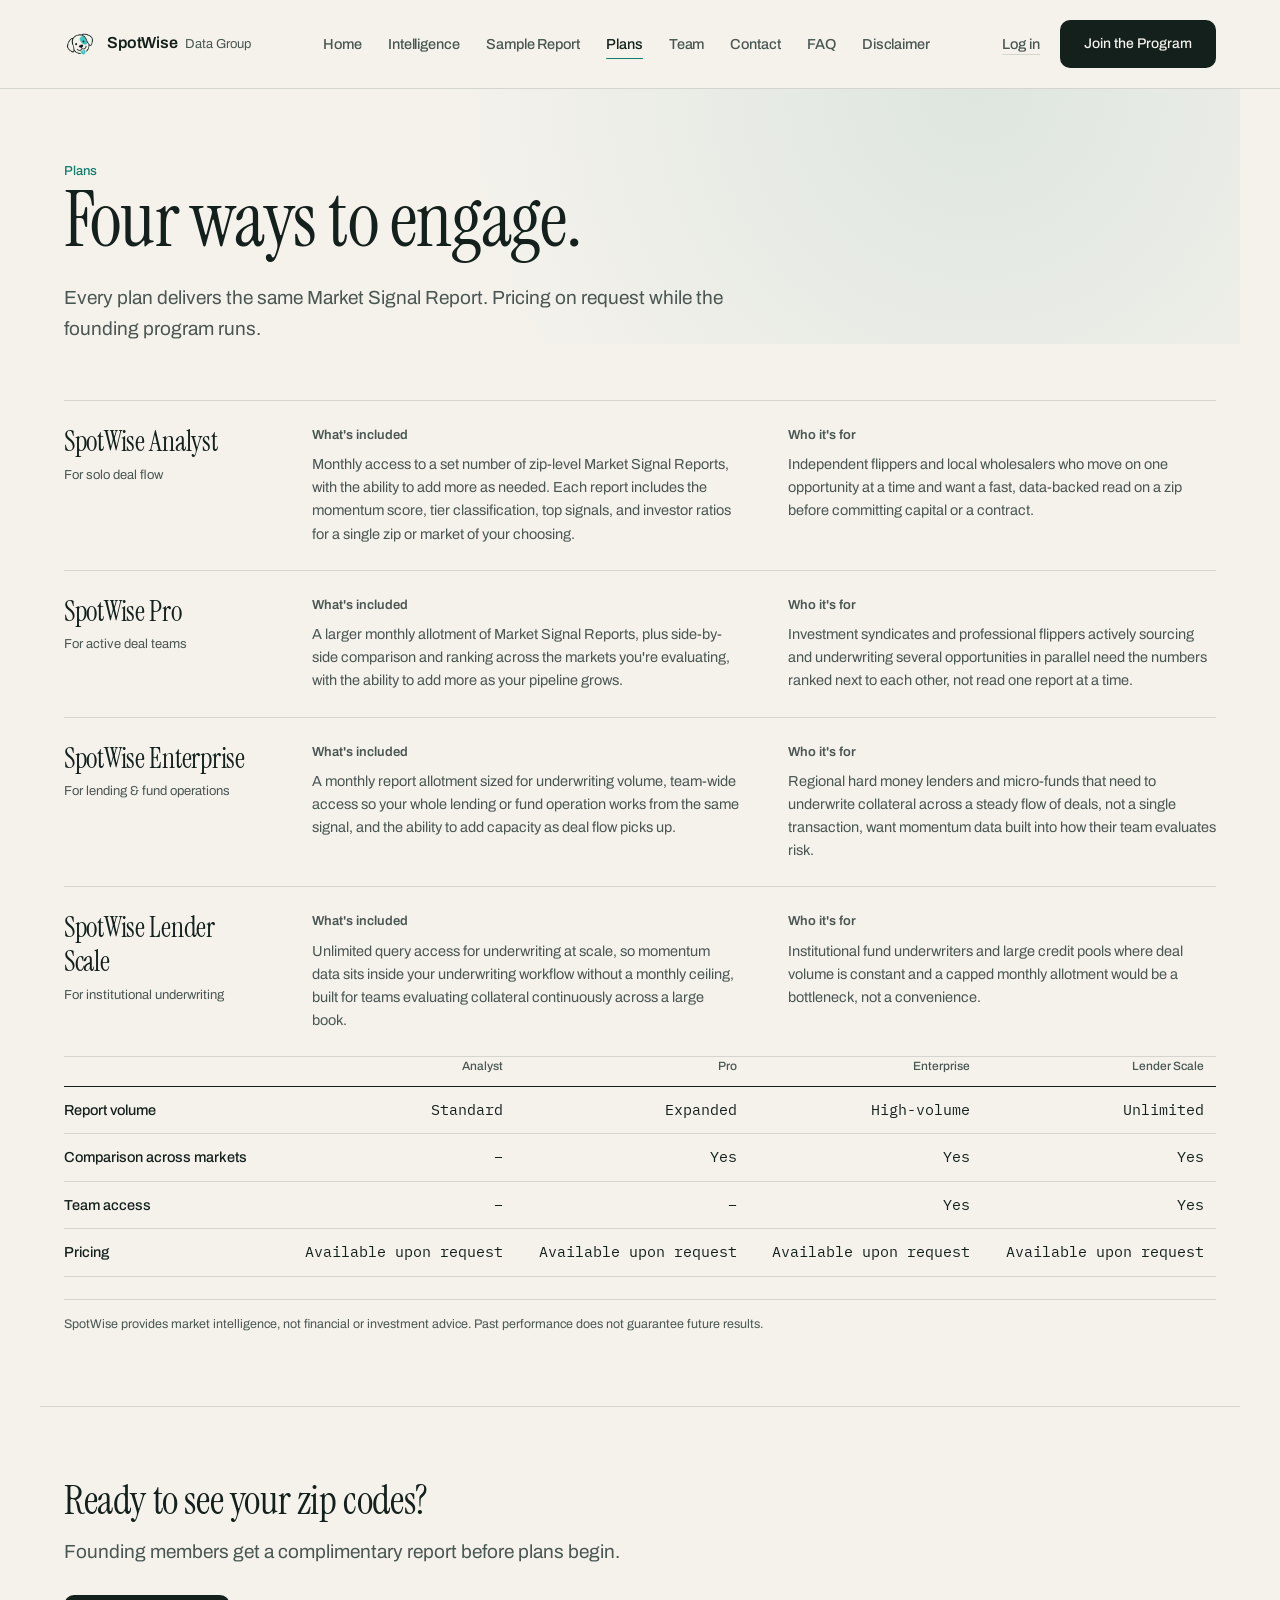
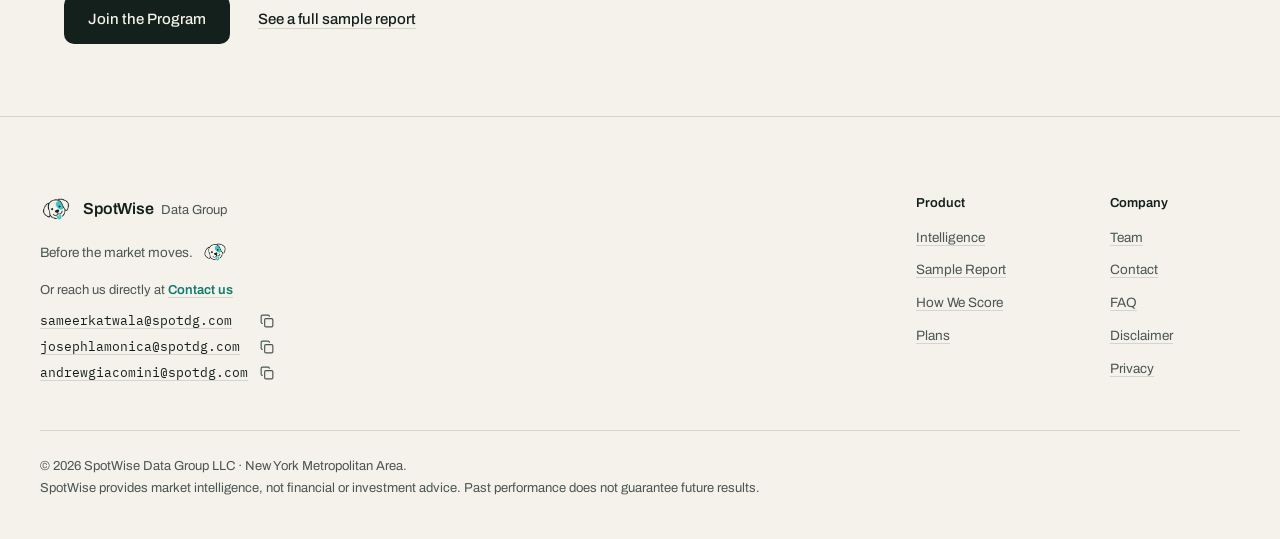
<file: reports/index.html>
<!doctype html>
<html lang="en">
<head>
<meta charset="UTF-8" />
<meta name="viewport" content="width=device-width, initial-scale=1.0" />
<!-- Privacy-friendly analytics by Plausible -->
<script async src="https://plausible.io/js/pa-bX3k9X4nnLirx0EZjZW_5.js"></script>
<script>
  window.plausible=window.plausible||function(){(plausible.q=plausible.q||[]).push(arguments)},plausible.init=plausible.init||function(i){plausible.o=i||{}};
  plausible.init()
</script>
<script>
  if (!window.matchMedia('(prefers-reduced-motion: reduce)').matches && 'IntersectionObserver' in window) {
    document.documentElement.classList.add('js');
  }
</script>
<title>Plans: SpotWise Data Group</title>
<meta name="description" content="The Market Signal Report: top-ranked zip codes, tier classification, driving signals, and investor ratios, packaged for action. Explore the Analyst, Pro, Enterprise, and Lender Scale subscription tiers." />
<meta name="robots" content="index, follow" />
<meta property="og:title" content="Plans: SpotWise Data Group" />
<meta property="og:description" content="The Market Signal Report: top-ranked zip codes, tier classification, driving signals, and investor ratios, packaged for action." />
<meta property="og:url" content="https://spotdg.com/reports/" />
<meta property="og:image" content="https://spotdg.com/assets/og-image.png" />
<meta property="og:image:width" content="1200" />
<meta property="og:image:height" content="630" />
<meta property="og:type" content="website" />
<meta name="theme-color" content="#F5F2EC" />
<link rel="icon" href="../assets/favicon.ico" sizes="any" />
<link rel="icon" type="image/png" href="../assets/favicon-32.png" sizes="32x32" />
<link rel="icon" type="image/png" href="../assets/favicon-64.png" sizes="64x64" />
<link rel="icon" type="image/png" href="../assets/favicon-192.png" sizes="192x192" />
<link rel="icon" type="image/png" href="../assets/favicon-512.png" sizes="512x512" />
<link rel="apple-touch-icon" href="../assets/favicon-180.png" />
<link rel="preconnect" href="https://fonts.googleapis.com" />
<link rel="preconnect" href="https://fonts.gstatic.com" crossorigin />
<link href="https://fonts.googleapis.com/css2?family=Instrument+Serif:ital@0;1&family=Archivo:wght@400;500;600&family=IBM+Plex+Mono:wght@400;500&display=swap" rel="stylesheet" />
<link href="../shared.css" rel="stylesheet" />
<style>
  /* ---------- Page-local: comparison table scrolls horizontally on narrow
     screens rather than compressing four value columns illegibly. ---------- */
  .plan-compare-wrap{overflow-x:auto;}
  .plan-compare-wrap .mono-table{min-width:640px;}

  @media (max-width:640px){
    .wrap,.sec{padding-left:20px;padding-right:20px;}
  }

  /* Paper pass two: the H1 block and the plan rows read as one unit -- 56px between the lead and the first row,
     the first row's own hairline is the divider. */
  .sec.wash-top{padding-bottom:0;}
  .sec.plan-sec{border-top:none;padding-top:56px;}
</style>
</head>
<body>

<header class="hdr2">
  <nav>
    <a href="../index.html" class="logo">
      <img class="logo-mark" src="../assets/spot-icon.png" alt="SpotWise Data Group" width="32" height="32" />
      <div class="logo-text"><b>SpotWise</b><span>Data Group</span></div>
    </a>

    <div class="nav-tabs">
      <a href="../index.html" data-home-tab>Home</a>
      <a href="../intelligence/index.html">Intelligence</a>
      <a href="../sample-report/index.html">Sample Report</a>
      <a href="../reports/index.html" class="active" aria-current="page">Plans</a>
      <a href="../team/index.html">Team</a>
      <a href="../contact/index.html">Contact</a>
      <a href="../faq/index.html">FAQ</a>
      <a href="../disclaimer/index.html">Disclaimer</a>
    </div>

    <div class="nav-actions">
      <a class="nav-login" href="https://app.spotdg.com" target="_blank" rel="noopener noreferrer">Log in</a>
      <a class="btn btn-primary nav-cta" href="../founding-program/index.html"><span class="nav-cta-full">Join the Program</span><span class="nav-cta-short">Join</span></a>
      <div class="nav-sheet">
        <button class="nav-sheet-trigger" type="button" aria-expanded="false" aria-controls="nav-sheet-panel" aria-label="Open navigation">
          <span class="bars" aria-hidden="true"><i></i><i></i><i></i></span>
        </button>
        <div class="nav-sheet-panel" id="nav-sheet-panel">
          <div class="nav-sheet-inner">
            <a href="../index.html" data-home-sheet>Home</a>
            <a href="../intelligence/index.html">Intelligence</a>
            <a href="../sample-report/index.html">Sample Report</a>
            <a href="../reports/index.html" class="active" aria-current="page">Plans</a>
            <a href="../team/index.html">Team</a>
            <a href="../contact/index.html">Contact</a>
            <a href="../faq/index.html">FAQ</a>
            <a href="../disclaimer/index.html">Disclaimer</a>
            <a class="nav-sheet-login" href="https://app.spotdg.com" target="_blank" rel="noopener noreferrer">Log in to the dashboard</a>
          </div>
        </div>
      </div>
    </div>
  </nav>
</header>

<main>

  <!-- PLANS -->
  <section class="sec wash-top reveal">
    <div class="eyebrow">Plans</div>
    <h1>Four ways to engage.</h1>
    <p class="lead">Every plan delivers the same Market Signal Report. Pricing on request while the founding program runs.</p>
  </section>

  <!-- PLAN ROWS -->
  <section class="sec plan-sec reveal">
    <div class="plan-rows">
      <div class="plan-row">
        <div class="plan-head">
          <h2>SpotWise Analyst</h2>
          <div class="plan-audience">For solo deal flow</div>
        </div>
        <div class="plan-col">
          <div class="plan-label">What's included</div>
          <p>Monthly access to a set number of zip-level Market Signal Reports, with the ability to add more as needed. Each report includes the momentum score, tier classification, top signals, and investor ratios for a single zip or market of your choosing.</p>
        </div>
        <div class="plan-col">
          <div class="plan-label">Who it's for</div>
          <p>Independent flippers and local wholesalers who move on one opportunity at a time and want a fast, data-backed read on a zip before committing capital or a contract.</p>
        </div>
      </div>

      <div class="plan-row">
        <div class="plan-head">
          <h2>SpotWise Pro</h2>
          <div class="plan-audience">For active deal teams</div>
        </div>
        <div class="plan-col">
          <div class="plan-label">What's included</div>
          <p>A larger monthly allotment of Market Signal Reports, plus side-by-side comparison and ranking across the markets you're evaluating, with the ability to add more as your pipeline grows.</p>
        </div>
        <div class="plan-col">
          <div class="plan-label">Who it's for</div>
          <p>Investment syndicates and professional flippers actively sourcing and underwriting several opportunities in parallel need the numbers ranked next to each other, not read one report at a time.</p>
        </div>
      </div>

      <div class="plan-row">
        <div class="plan-head">
          <h2>SpotWise Enterprise</h2>
          <div class="plan-audience">For lending &amp; fund operations</div>
        </div>
        <div class="plan-col">
          <div class="plan-label">What's included</div>
          <p>A monthly report allotment sized for underwriting volume, team-wide access so your whole lending or fund operation works from the same signal, and the ability to add capacity as deal flow picks up.</p>
        </div>
        <div class="plan-col">
          <div class="plan-label">Who it's for</div>
          <p>Regional hard money lenders and micro-funds that need to underwrite collateral across a steady flow of deals, not a single transaction, want momentum data built into how their team evaluates risk.</p>
        </div>
      </div>

      <div class="plan-row">
        <div class="plan-head">
          <h2>SpotWise Lender Scale</h2>
          <div class="plan-audience">For institutional underwriting</div>
        </div>
        <div class="plan-col">
          <div class="plan-label">What's included</div>
          <p>Unlimited query access for underwriting at scale, so momentum data sits inside your underwriting workflow without a monthly ceiling, built for teams evaluating collateral continuously across a large book.</p>
        </div>
        <div class="plan-col">
          <div class="plan-label">Who it's for</div>
          <p>Institutional fund underwriters and large credit pools where deal volume is constant and a capped monthly allotment would be a bottleneck, not a convenience.</p>
        </div>
      </div>
    </div>

    <div class="plan-compare-wrap">
      <table class="mono-table head-ink">
        <thead>
          <tr>
            <th></th>
            <th>Analyst</th>
            <th>Pro</th>
            <th>Enterprise</th>
            <th>Lender Scale</th>
          </tr>
        </thead>
        <tbody>
          <tr>
            <th scope="row">Report volume</th>
            <td class="num">Standard</td>
            <td class="num">Expanded</td>
            <td class="num">High-volume</td>
            <td class="num">Unlimited</td>
          </tr>
          <tr>
            <th scope="row">Comparison across markets</th>
            <td class="num">&ndash;</td>
            <td class="num">Yes</td>
            <td class="num">Yes</td>
            <td class="num">Yes</td>
          </tr>
          <tr>
            <th scope="row">Team access</th>
            <td class="num">&ndash;</td>
            <td class="num">&ndash;</td>
            <td class="num">Yes</td>
            <td class="num">Yes</td>
          </tr>
          <tr>
            <th scope="row">Pricing</th>
            <td class="num">Available upon request</td>
            <td class="num">Available upon request</td>
            <td class="num">Available upon request</td>
            <td class="num">Available upon request</td>
          </tr>
        </tbody>
      </table>
    </div>
    <div class="disclaimer">SpotWise provides market intelligence, not financial or investment advice. Past performance does not guarantee future results.</div>
  </section>

  <!-- FINAL CTA -->
  <section class="sec closing reveal">
    <h2>Ready to see your zip codes?</h2>
    <p class="lead">Founding members get a complimentary report before plans begin.</p>
    <a class="btn btn-primary" href="../founding-program/index.html">Join the Program</a>
    <a class="btn-ghost" href="../sample-report/index.html">See a full sample report</a>
  </section>

</main>

<footer>
  <div class="footer-inner">
    <div>
      <a href="../index.html" class="logo">
        <img class="logo-mark" src="../assets/spot-icon.png" alt="SpotWise Data Group" width="38" height="38" />
        <div class="logo-text"><b>SpotWise</b><span>Data Group</span></div>
      </a>
      <div class="footer-tag-row">
        <div class="footer-tag">Before the market moves.</div>
        <button class="spot-interactive" type="button" aria-label="Say hi to Spot">
          <img class="spot-face spot-face-open" src="../assets/spot-icon.png" alt="" aria-hidden="true" />
          <img class="spot-face spot-face-blink" src="../assets/spot-icon-blink.png" alt="" aria-hidden="true" />
        </button>
      </div>
      <div class="footer-contact">Or reach us directly at <a href="../contact/index.html">Contact us</a><span class="emails"><span class="mail-unit"><a href="https://mail.google.com/mail/?view=cm&amp;fs=1&amp;to=sameerkatwala@spotdg.com" target="_blank" rel="noopener noreferrer" title="Compose to sameerkatwala@spotdg.com in Gmail">sameerkatwala@spotdg.com</a><button type="button" class="mail-copy" data-copy="sameerkatwala@spotdg.com" aria-label="Copy sameerkatwala@spotdg.com to clipboard"><svg viewBox="0 0 24 24" fill="none" stroke="currentColor" stroke-width="2" stroke-linecap="round" stroke-linejoin="round" aria-hidden="true"><rect width="14" height="14" x="8" y="8" rx="2" ry="2"/><path d="M4 16c-1.1 0-2-.9-2-2V4c0-1.1.9-2 2-2h10c1.1 0 2 .9 2 2"/></svg></button></span> <span class="sep">&middot;</span> <span class="mail-unit"><a href="https://mail.google.com/mail/?view=cm&amp;fs=1&amp;to=josephlamonica@spotdg.com" target="_blank" rel="noopener noreferrer" title="Compose to josephlamonica@spotdg.com in Gmail">josephlamonica@spotdg.com</a><button type="button" class="mail-copy" data-copy="josephlamonica@spotdg.com" aria-label="Copy josephlamonica@spotdg.com to clipboard"><svg viewBox="0 0 24 24" fill="none" stroke="currentColor" stroke-width="2" stroke-linecap="round" stroke-linejoin="round" aria-hidden="true"><rect width="14" height="14" x="8" y="8" rx="2" ry="2"/><path d="M4 16c-1.1 0-2-.9-2-2V4c0-1.1.9-2 2-2h10c1.1 0 2 .9 2 2"/></svg></button></span> <span class="sep">&middot;</span> <span class="mail-unit"><a href="https://mail.google.com/mail/?view=cm&amp;fs=1&amp;to=andrewgiacomini@spotdg.com" target="_blank" rel="noopener noreferrer" title="Compose to andrewgiacomini@spotdg.com in Gmail">andrewgiacomini@spotdg.com</a><button type="button" class="mail-copy" data-copy="andrewgiacomini@spotdg.com" aria-label="Copy andrewgiacomini@spotdg.com to clipboard"><svg viewBox="0 0 24 24" fill="none" stroke="currentColor" stroke-width="2" stroke-linecap="round" stroke-linejoin="round" aria-hidden="true"><rect width="14" height="14" x="8" y="8" rx="2" ry="2"/><path d="M4 16c-1.1 0-2-.9-2-2V4c0-1.1.9-2 2-2h10c1.1 0 2 .9 2 2"/></svg></button></span></span></div>
    </div>
    <div class="footer-cols">
      <div class="footer-col">
        <div class="fc-h">Product</div>
        <a href="../intelligence/index.html">Intelligence</a>
        <a href="../sample-report/index.html">Sample Report</a>
        <a href="../sample-report/index.html#how-we-score">How We Score</a>
        <a href="../reports/index.html">Plans</a>
      </div>
      <div class="footer-col">
        <div class="fc-h">Company</div>
        <a href="../team/index.html">Team</a>
        <a href="../contact/index.html">Contact</a>
        <a href="../faq/index.html">FAQ</a>
        <a href="../disclaimer/index.html">Disclaimer</a>
        <a href="../privacy/index.html">Privacy</a>
      </div>
    </div>
  </div>
  <div class="footer-bottom">
    © 2026 SpotWise Data Group LLC · New York Metropolitan Area.<br/>
    SpotWise provides market intelligence, not financial or investment advice. Past performance does not guarantee future results.
  </div>
</footer>

<script src="../shared.js"></script>

</body>
</html>
</file>
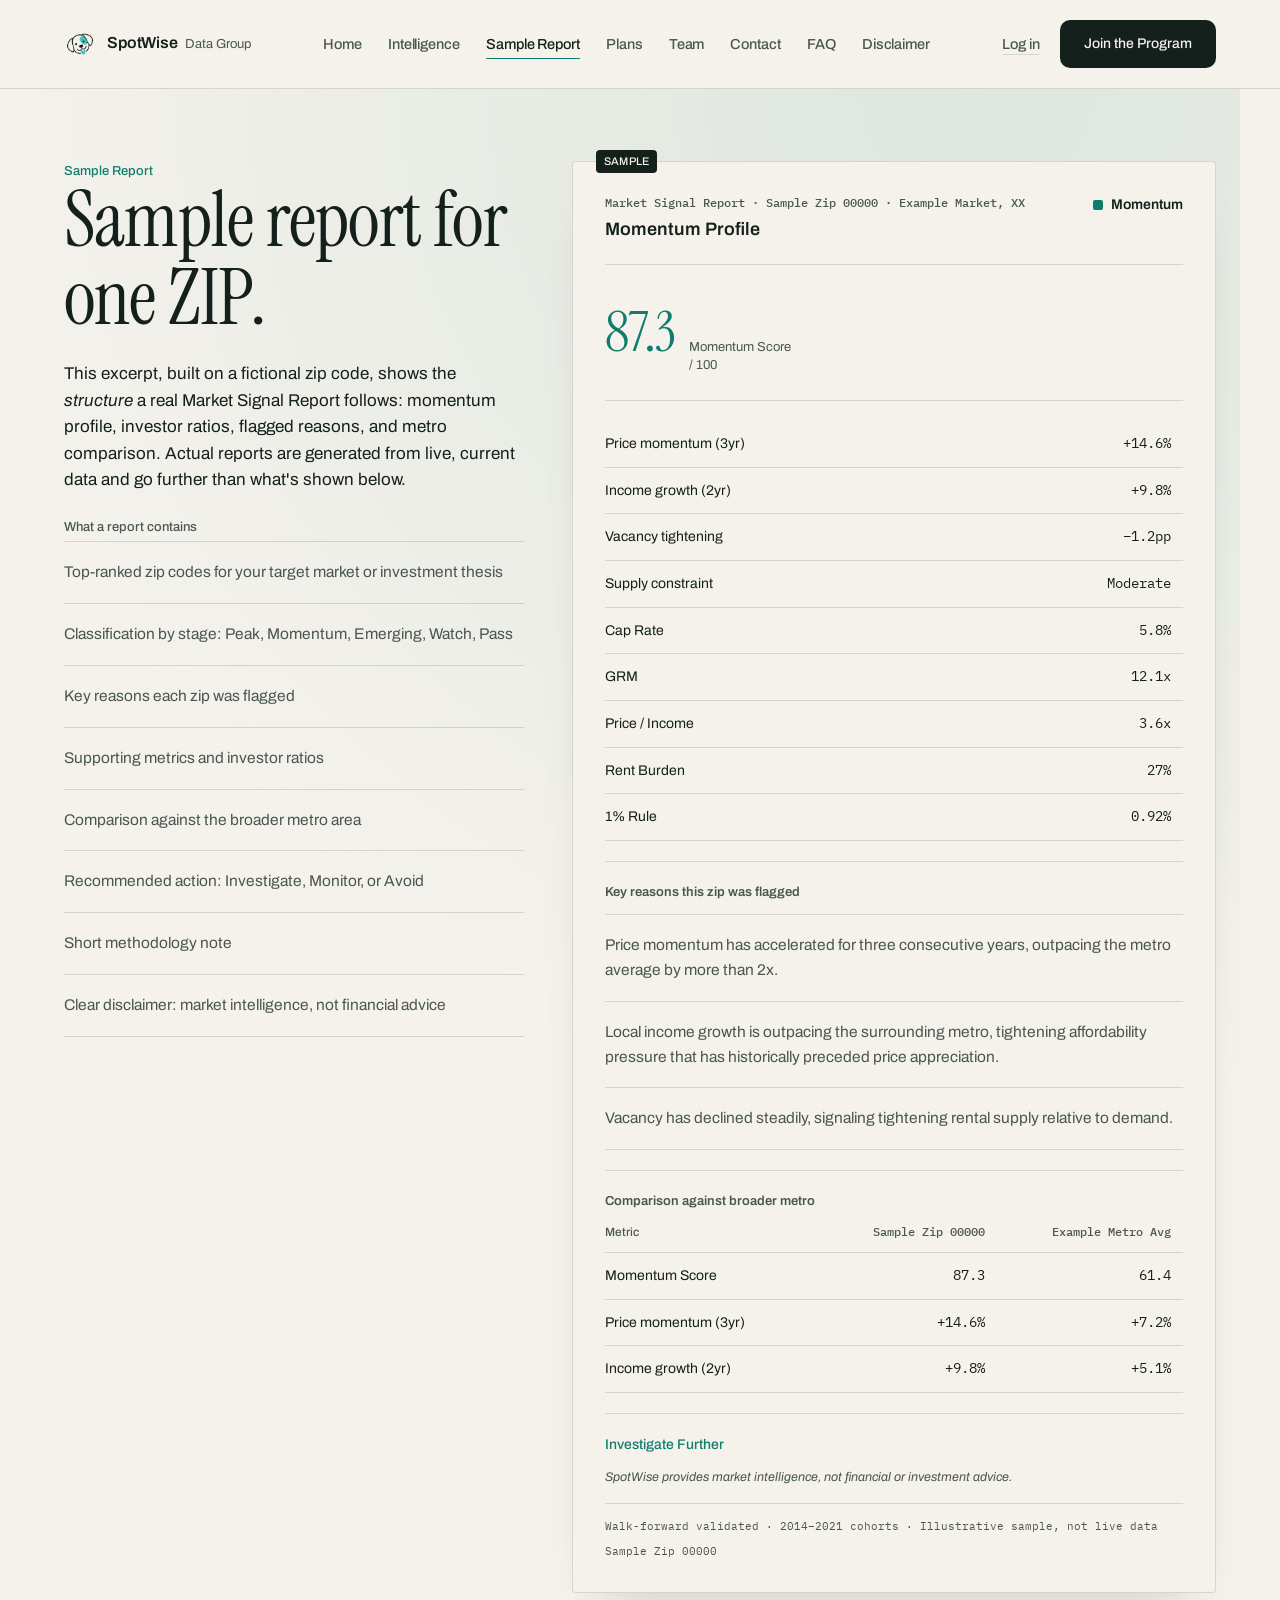
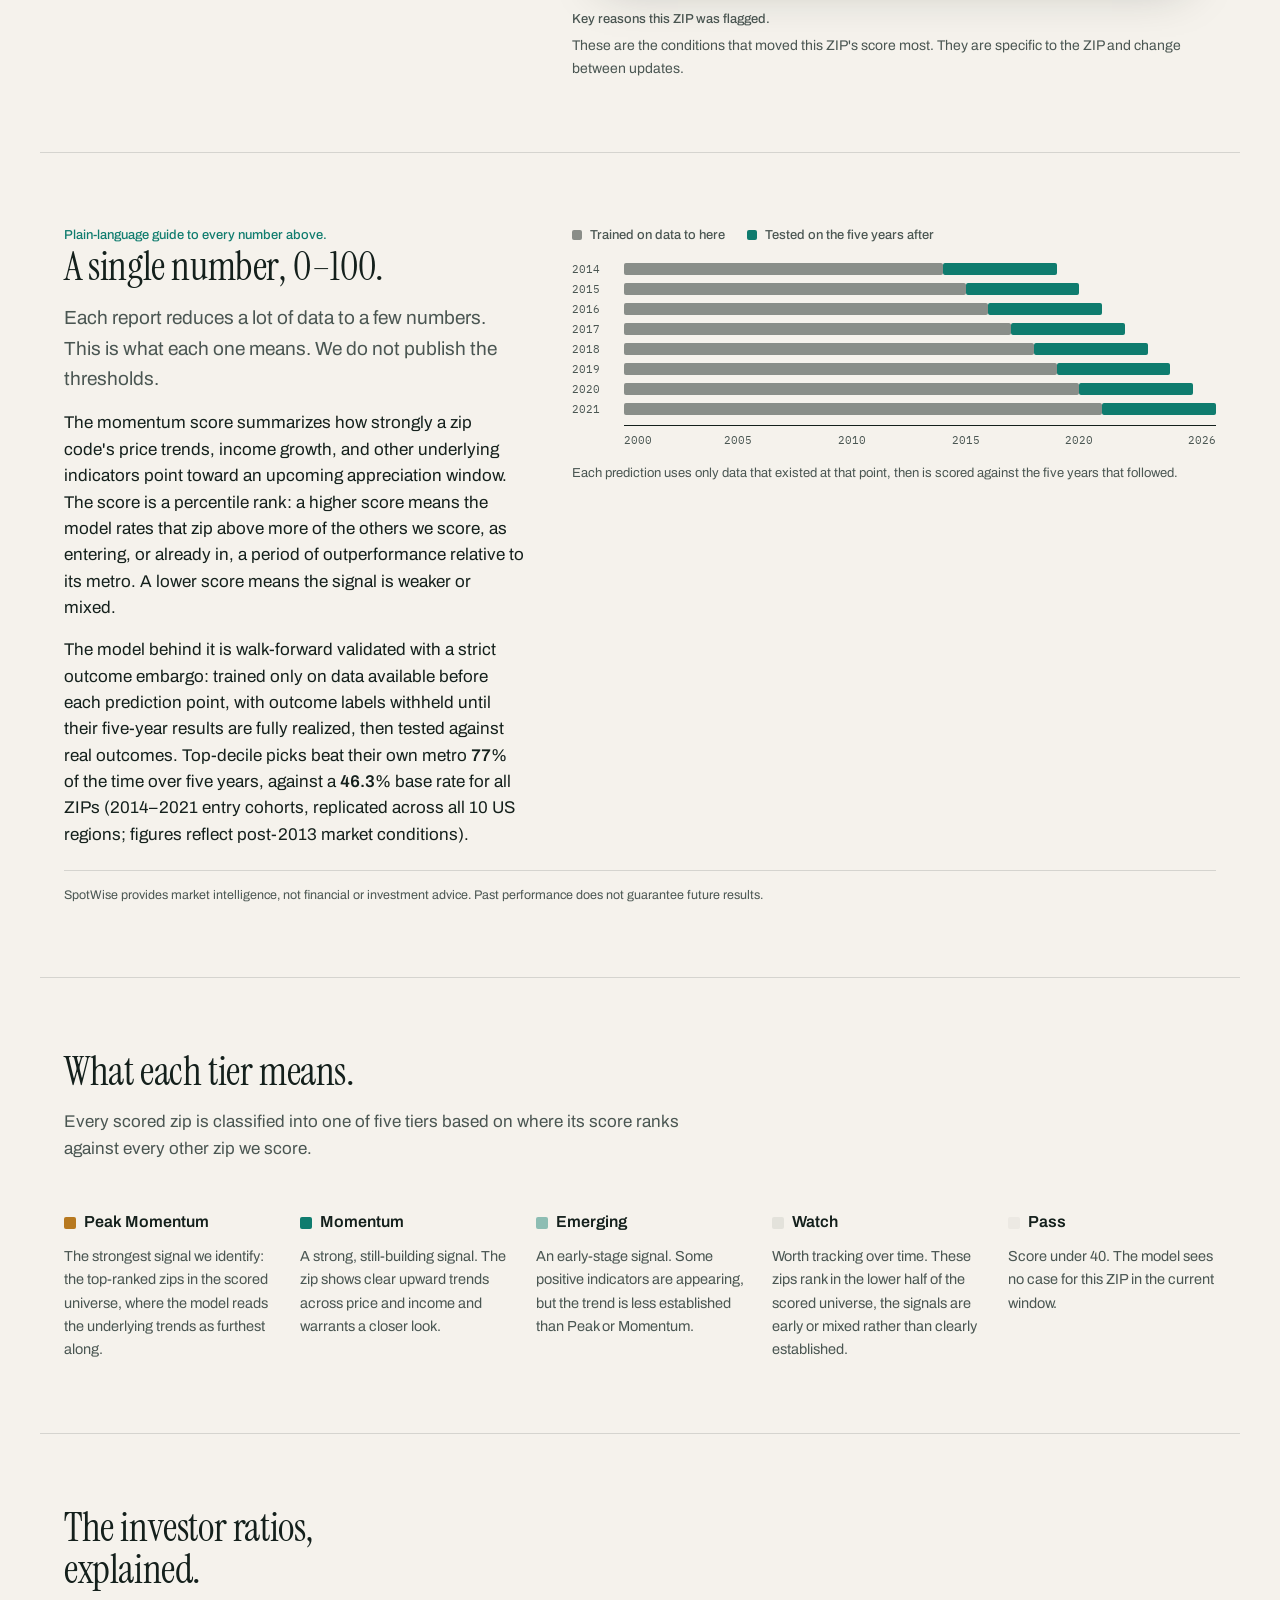
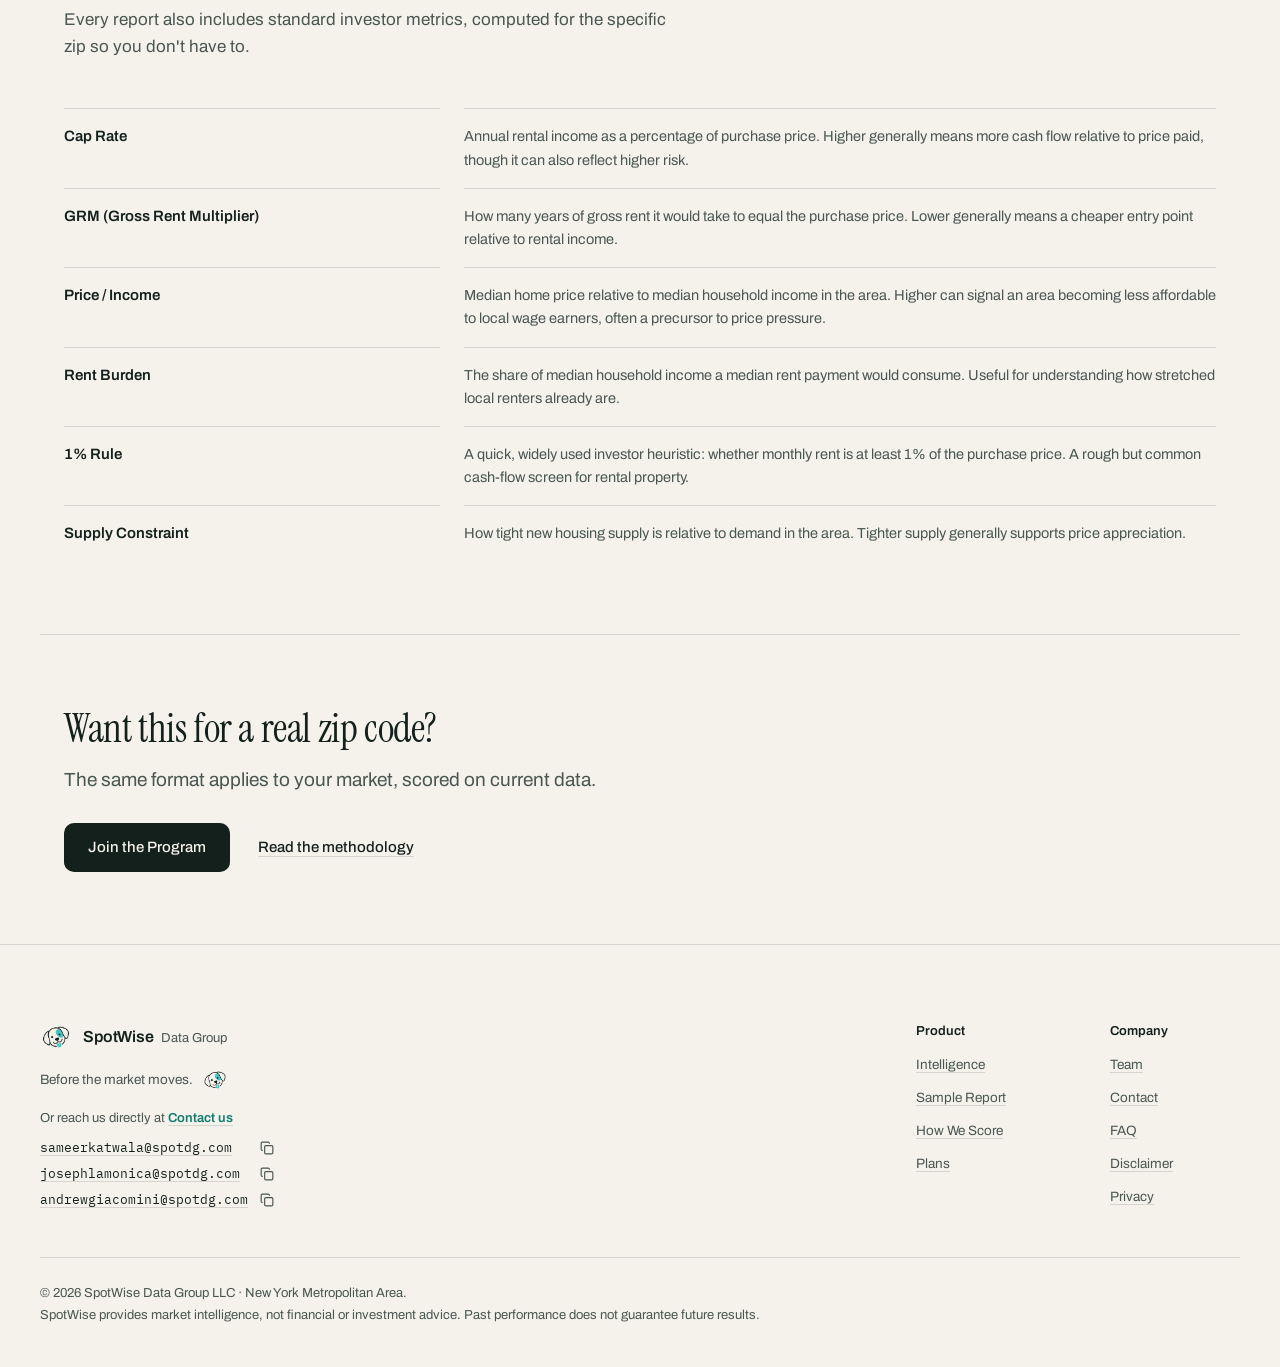
<file: sample-report/index.html>
<!doctype html>
<html lang="en">
<head>
<meta charset="UTF-8" />
<meta name="viewport" content="width=device-width, initial-scale=1.0" />
<!-- Privacy-friendly analytics by Plausible -->
<script async src="https://plausible.io/js/pa-bX3k9X4nnLirx0EZjZW_5.js"></script>
<script>
  window.plausible=window.plausible||function(){(plausible.q=plausible.q||[]).push(arguments)},plausible.init=plausible.init||function(i){plausible.o=i||{}};
  plausible.init()
</script>
<script>
  if (!window.matchMedia('(prefers-reduced-motion: reduce)').matches && 'IntersectionObserver' in window) {
    document.documentElement.classList.add('js');
  }
</script>
<title>Sample Report: SpotWise Data Group</title>
<meta name="description" content="A sample excerpt of a Market Signal Report: momentum score, tier, investor ratios, key reasons, and metro comparison, plus a plain-language guide to what every number means. Illustrative, not exhaustive." />
<meta name="robots" content="index, follow" />
<meta property="og:title" content="Sample Report: SpotWise Data Group" />
<meta property="og:description" content="A sample excerpt of a Market Signal Report: momentum score, tier, investor ratios, key reasons, and metro comparison. Illustrative, not exhaustive." />
<meta property="og:url" content="https://spotdg.com/sample-report/" />
<meta property="og:image" content="https://spotdg.com/assets/og-image.png" />
<meta property="og:image:width" content="1200" />
<meta property="og:image:height" content="630" />
<meta property="og:type" content="website" />
<meta name="theme-color" content="#F5F2EC" />
<link rel="icon" href="../assets/favicon.ico" sizes="any" />
<link rel="icon" type="image/png" href="../assets/favicon-32.png" sizes="32x32" />
<link rel="icon" type="image/png" href="../assets/favicon-64.png" sizes="64x64" />
<link rel="icon" type="image/png" href="../assets/favicon-192.png" sizes="192x192" />
<link rel="icon" type="image/png" href="../assets/favicon-512.png" sizes="512x512" />
<link rel="apple-touch-icon" href="../assets/favicon-180.png" />
<link rel="preconnect" href="https://fonts.googleapis.com" />
<link rel="preconnect" href="https://fonts.gstatic.com" crossorigin />
<link href="https://fonts.googleapis.com/css2?family=Instrument+Serif:ital@0;1&family=Archivo:wght@400;500;600&family=IBM+Plex+Mono:wght@400;500&display=swap" rel="stylesheet" />
<link href="../shared.css" rel="stylesheet" />
<style>
  /* ---------- Page-local: small label above a plain list, matching the
     home page's .list-label recipe (kept local there too -- this is the
     second page to need it, not yet worth promoting to shared.css). ---------- */
  .list-label{font-family:var(--font-sans);font-weight:500;font-size:13px;color:var(--ink-2);margin-top:24px;margin-bottom:4px;}

  /* ---------- Page-local: caption beneath the sample document, reusing
     .list-label for the heading (already exactly "13px Archivo 500") and a
     plain 14px paragraph for the sentence. Moved here from an orphan H2
     section near the bottom of the page -- no words changed. ---------- */
  .doc-caption{margin-top:16px;}
  .doc-caption .list-label{margin-top:0;margin-bottom:6px;}
  .doc-caption p{font-size:14px;color:var(--ink-2);line-height:1.6;max-width:none;}

  @media (max-width:640px){
    .wrap,.sec{padding-left:20px;padding-right:20px;}
  }

  /* ---------- Walk-forward diagram (paper pass two). Timeline + row labels IBM Plex Mono 11px --ink-2; keys
     Archivo 500 13px --ink-2 with 10px swatches; caption 13px --ink-2. "Trained on" bars and their swatch in
     --ink-bar (the shared secondary bar tone, the same token the home cohort chart's metro bars use -- see
     shared.css), "tested on" bars --teal. ---------- */
  .wf-fig{margin:0;min-width:0;}
  .wf-keys{display:flex;flex-wrap:wrap;gap:8px 22px;margin-bottom:18px;font-family:var(--font-sans);font-weight:500;font-size:13px;color:var(--ink-2);}
  .wf-key{display:inline-flex;align-items:center;gap:8px;}
  .wf-swatch{width:10px;height:10px;border-radius:2px;display:inline-block;}
  .wf-swatch-train{background:var(--ink-bar);}
  .wf-swatch-test{background:var(--teal);}
  .wf-rows{display:flex;flex-direction:column;gap:8px;}
  .wf-row,.wf-axis{display:grid;grid-template-columns:40px 1fr;align-items:center;gap:12px;}
  .wf-year{font-family:var(--font-mono);font-size:11px;color:var(--ink-2);line-height:1;}
  .wf-track{position:relative;height:12px;}
  .wf-bar{position:absolute;top:0;height:12px;display:block;border-radius:2px;}
  .wf-bar-train{background:var(--ink-bar);}
  .wf-bar-test{background:var(--teal);}
  .wf-axis{margin-top:10px;}
  .wf-axis-track{position:relative;height:22px;border-top:1px solid var(--ink);}
  .wf-tick{position:absolute;top:6px;transform:translateX(-50%);font-family:var(--font-mono);font-size:11px;color:var(--ink-2);white-space:nowrap;}
  .wf-tick:first-child{transform:none;}
  .wf-tick-end{transform:translateX(-100%);}
  .wf-caption{margin-top:16px;font-family:var(--font-sans);font-size:13px;line-height:1.6;color:var(--ink-2);}
  /* Draw-in: under html.js only, each row's two bars start at scaleX(0) from their left edge and draw to full over
     600ms with --ease once the figure is first 20% in view (.is-live); rows are staggered 60ms top to bottom via
     the inline --i index. Without JS / reduced motion the bars are simply drawn. */
  html.js .wf-fig .wf-bar{transform-origin:left center;transition:transform .6s var(--ease);transition-delay:calc(var(--i, 0) * 60ms);}
  html.js .wf-fig:not(.is-live) .wf-bar{transform:scaleX(0);}
</style>
</head>
<body>

<header class="hdr2">
  <nav>
    <a href="../index.html" class="logo">
      <img class="logo-mark" src="../assets/spot-icon.png" alt="SpotWise Data Group" width="32" height="32" />
      <div class="logo-text"><b>SpotWise</b><span>Data Group</span></div>
    </a>

    <div class="nav-tabs">
      <a href="../index.html" data-home-tab>Home</a>
      <a href="../intelligence/index.html">Intelligence</a>
      <a href="../sample-report/index.html" class="active" aria-current="page">Sample Report</a>
      <a href="../reports/index.html">Plans</a>
      <a href="../team/index.html">Team</a>
      <a href="../contact/index.html">Contact</a>
      <a href="../faq/index.html">FAQ</a>
      <a href="../disclaimer/index.html">Disclaimer</a>
    </div>

    <div class="nav-actions">
      <a class="nav-login" href="https://app.spotdg.com" target="_blank" rel="noopener noreferrer">Log in</a>
      <a class="btn btn-primary nav-cta" href="../founding-program/index.html"><span class="nav-cta-full">Join the Program</span><span class="nav-cta-short">Join</span></a>
      <div class="nav-sheet">
        <button class="nav-sheet-trigger" type="button" aria-expanded="false" aria-controls="nav-sheet-panel" aria-label="Open navigation">
          <span class="bars" aria-hidden="true"><i></i><i></i><i></i></span>
        </button>
        <div class="nav-sheet-panel" id="nav-sheet-panel">
          <div class="nav-sheet-inner">
            <a href="../index.html" data-home-sheet>Home</a>
            <a href="../intelligence/index.html">Intelligence</a>
            <a href="../sample-report/index.html" class="active" aria-current="page">Sample Report</a>
            <a href="../reports/index.html">Plans</a>
            <a href="../team/index.html">Team</a>
            <a href="../contact/index.html">Contact</a>
            <a href="../faq/index.html">FAQ</a>
            <a href="../disclaimer/index.html">Disclaimer</a>
            <a class="nav-sheet-login" href="https://app.spotdg.com" target="_blank" rel="noopener noreferrer">Log in to the dashboard</a>
          </div>
        </div>
      </div>
    </div>
  </nav>
</header>

<main>

  <!-- SAMPLE REPORT: intro + list left (5), document right (7) -->
  <section class="sec wash-top reveal">
    <div class="split-5-7">
      <div>
        <div class="eyebrow">Sample Report</div>
        <h1>Sample report for one ZIP.</h1>
        <p>This excerpt, built on a fictional zip code, shows the <em>structure</em> a real Market Signal Report follows: momentum profile, investor ratios, flagged reasons, and metro comparison. Actual reports are generated from live, current data and go further than what's shown below.</p>
        <div class="list-label">What a report contains</div>
        <ul class="rule-list">
          <li>Top-ranked zip codes for your target market or investment thesis</li>
          <li>Classification by stage: Peak, Momentum, Emerging, Watch, Pass</li>
          <li>Key reasons each zip was flagged</li>
          <li>Supporting metrics and investor ratios</li>
          <li>Comparison against the broader metro area</li>
          <li>Recommended action: Investigate, Monitor, or Avoid</li>
          <li>Short methodology note</li>
          <li>Clear disclaimer: market intelligence, not financial advice</li>
        </ul>
      </div>

      <div>
      <div class="doc-sample-wrap">
        <span class="tag-sample">SAMPLE</span>
        <div class="doc">
          <div class="doc-head">
            <div>
              <div class="doc-eyebrow mono">Market Signal Report · Sample Zip 00000 · Example Market, XX</div>
              <div class="doc-title">Momentum Profile</div>
            </div>
            <div class="doc-tier tier-momentum">Momentum</div>
          </div>

          <div class="doc-score-row">
            <div class="doc-score serif mono-num" data-target="87.3">87.3</div>
            <div class="doc-score-label">Momentum Score<br/>/ 100</div>
          </div>

          <div class="doc-section">
            <table class="mono-table">
              <tbody>
                <tr><td>Price momentum (3yr)</td><td class="num">+14.6%</td></tr>
                <tr><td>Income growth (2yr)</td><td class="num">+9.8%</td></tr>
                <tr><td>Vacancy tightening</td><td class="num">−1.2pp</td></tr>
                <tr><td>Supply constraint</td><td class="num">Moderate</td></tr>
                <tr><td>Cap Rate</td><td class="num">5.8%</td></tr>
                <tr><td>GRM</td><td class="num">12.1x</td></tr>
                <tr><td>Price / Income</td><td class="num">3.6x</td></tr>
                <tr><td>Rent Burden</td><td class="num">27%</td></tr>
                <tr><td>1% Rule</td><td class="num">0.92%</td></tr>
              </tbody>
            </table>
          </div>

          <div class="doc-section">
            <div class="doc-label">Key reasons this zip was flagged</div>
            <ul class="rule-list">
              <li>Price momentum has accelerated for three consecutive years, outpacing the metro average by more than 2x.</li>
              <li>Local income growth is outpacing the surrounding metro, tightening affordability pressure that has historically preceded price appreciation.</li>
              <li>Vacancy has declined steadily, signaling tightening rental supply relative to demand.</li>
            </ul>
          </div>

          <div class="doc-section">
            <div class="doc-label">Comparison against broader metro</div>
            <table class="mono-table">
              <thead><tr><th>Metric</th><th class="num">Sample Zip 00000</th><th class="num">Example Metro Avg</th></tr></thead>
              <tbody>
                <tr><td>Momentum Score</td><td class="num">87.3</td><td class="num">61.4</td></tr>
                <tr><td>Price momentum (3yr)</td><td class="num">+14.6%</td><td class="num">+7.2%</td></tr>
                <tr><td>Income growth (2yr)</td><td class="num">+9.8%</td><td class="num">+5.1%</td></tr>
              </tbody>
            </table>
          </div>

          <a class="doc-action" href="../founding-program/index.html">Investigate Further</a>
          <div class="doc-note">SpotWise provides market intelligence, not financial or investment advice.</div>
          <div class="doc-foot">
            <span>Walk-forward validated · 2014–2021 cohorts · Illustrative sample, not live data</span>
            <span>Sample Zip 00000</span>
          </div>
        </div>
      </div>
      <div class="doc-caption">
        <div class="list-label">Key reasons this ZIP was flagged.</div>
        <p>These are the conditions that moved this ZIP's score most. They are specific to the ZIP and change between updates.</p>
      </div>
      </div>
    </div>
  </section>

  <!-- HOW WE SCORE / MOMENTUM SCORE: copy left (5), walk-forward diagram right (7).
       The "Plain-language guide" section that used to sit above was merged into this one (paper pass two):
       its heading is now this section's eyebrow and its sentence the lead. -->
  <section class="sec reveal" id="how-we-score">
    <div class="split-5-7">
      <div>
        <div class="eyebrow">Plain-language guide to every number above.</div>
        <h2>A single number, 0–100.</h2>
        <p class="lead">Each report reduces a lot of data to a few numbers. This is what each one means. We do not publish the thresholds.</p>
        <p>The momentum score summarizes how strongly a zip code's price trends, income growth, and other underlying indicators point toward an upcoming appreciation window. The score is a percentile rank: a higher score means the model rates that zip above more of the others we score, as entering, or already in, a period of outperformance relative to its metro. A lower score means the signal is weaker or mixed.</p>
        <p>The model behind it is walk-forward validated with a strict outcome embargo: trained only on data available before each prediction point, with outcome labels withheld until their five-year results are fully realized, then tested against real outcomes. Top-decile picks beat their own metro <span class="num-strong mono-num">77</span>% of the time over five years, against a <span class="num-strong mono-num">46.3</span>% base rate for all ZIPs (2014–2021 entry cohorts, replicated across all 10 US regions; figures reflect post-2013 market conditions).</p>
      </div>

      <!-- Walk-forward diagram. Eight entry cohorts (2014-2021), the same cohorts named in the paragraph to the
           left. Each row: an --ink-bar "trained on" bar from the start of the timeline to the cohort year, then a
           --teal "tested on" bar covering the five years after. Timeline 2000-2026. Positions are percentages of
           the 26-year span computed inline from the years, nothing else. Rows draw in top to bottom on first view,
           60ms stagger, 600ms each, --ease. -->
      <figure class="wf-fig" aria-label="Walk-forward validation: eight entry cohorts from 2014 to 2021, each trained on data up to its cohort year and tested on the five years after, on a timeline from 2000 to 2026">
        <div class="wf-keys">
          <span class="wf-key"><i class="wf-swatch wf-swatch-train"></i>Trained on data to here</span>
          <span class="wf-key"><i class="wf-swatch wf-swatch-test"></i>Tested on the five years after</span>
        </div>
        <div class="wf-rows">
          <!-- one .wf-row per cohort; left = (year-2000)/26, widths = years/26, as % -->
          <div class="wf-row" data-cohort="2014" style="--i:0"><span class="wf-year mono">2014</span><div class="wf-track"><i class="wf-bar wf-bar-train" style="left:0;width:53.846%"></i><i class="wf-bar wf-bar-test" style="left:53.846%;width:19.231%"></i></div></div>
          <div class="wf-row" data-cohort="2015" style="--i:1"><span class="wf-year mono">2015</span><div class="wf-track"><i class="wf-bar wf-bar-train" style="left:0;width:57.692%"></i><i class="wf-bar wf-bar-test" style="left:57.692%;width:19.231%"></i></div></div>
          <div class="wf-row" data-cohort="2016" style="--i:2"><span class="wf-year mono">2016</span><div class="wf-track"><i class="wf-bar wf-bar-train" style="left:0;width:61.538%"></i><i class="wf-bar wf-bar-test" style="left:61.538%;width:19.231%"></i></div></div>
          <div class="wf-row" data-cohort="2017" style="--i:3"><span class="wf-year mono">2017</span><div class="wf-track"><i class="wf-bar wf-bar-train" style="left:0;width:65.385%"></i><i class="wf-bar wf-bar-test" style="left:65.385%;width:19.231%"></i></div></div>
          <div class="wf-row" data-cohort="2018" style="--i:4"><span class="wf-year mono">2018</span><div class="wf-track"><i class="wf-bar wf-bar-train" style="left:0;width:69.231%"></i><i class="wf-bar wf-bar-test" style="left:69.231%;width:19.231%"></i></div></div>
          <div class="wf-row" data-cohort="2019" style="--i:5"><span class="wf-year mono">2019</span><div class="wf-track"><i class="wf-bar wf-bar-train" style="left:0;width:73.077%"></i><i class="wf-bar wf-bar-test" style="left:73.077%;width:19.231%"></i></div></div>
          <div class="wf-row" data-cohort="2020" style="--i:6"><span class="wf-year mono">2020</span><div class="wf-track"><i class="wf-bar wf-bar-train" style="left:0;width:76.923%"></i><i class="wf-bar wf-bar-test" style="left:76.923%;width:19.231%"></i></div></div>
          <div class="wf-row" data-cohort="2021" style="--i:7"><span class="wf-year mono">2021</span><div class="wf-track"><i class="wf-bar wf-bar-train" style="left:0;width:80.769%"></i><i class="wf-bar wf-bar-test" style="left:80.769%;width:19.231%"></i></div></div>
        </div>
        <div class="wf-axis">
          <span class="wf-year mono" aria-hidden="true"></span>
          <div class="wf-axis-track">
            <span class="wf-tick" style="left:0%">2000</span>
            <span class="wf-tick" style="left:19.231%">2005</span>
            <span class="wf-tick" style="left:38.462%">2010</span>
            <span class="wf-tick" style="left:57.692%">2015</span>
            <span class="wf-tick" style="left:76.923%">2020</span>
            <span class="wf-tick wf-tick-end" style="left:100%">2026</span>
          </div>
        </div>
        <figcaption class="wf-caption">Each prediction uses only data that existed at that point, then is scored against the five years that followed.</figcaption>
      </figure>
    </div>
    <div class="disclaimer">SpotWise provides market intelligence, not financial or investment advice. Past performance does not guarantee future results.</div>
  </section>

  <!-- TIER SYSTEM -->
  <section class="sec reveal">
    <div class="sec-head">
      <h2>What each tier means.</h2>
      <p>Every scored zip is classified into one of five tiers based on where its score ranks against every other zip we score.</p>
    </div>
    <div class="tier-cols">
      <div>
        <h3><span class="tier-swatch tier-peak"></span>Peak Momentum</h3>
        <p>The strongest signal we identify: the top-ranked zips in the scored universe, where the model reads the underlying trends as furthest along.</p>
      </div>
      <div>
        <h3><span class="tier-swatch tier-momentum"></span>Momentum</h3>
        <p>A strong, still-building signal. The zip shows clear upward trends across price and income and warrants a closer look.</p>
      </div>
      <div>
        <h3><span class="tier-swatch tier-emerging"></span>Emerging</h3>
        <p>An early-stage signal. Some positive indicators are appearing, but the trend is less established than Peak or Momentum.</p>
      </div>
      <div>
        <h3><span class="tier-swatch tier-watch"></span>Watch</h3>
        <p>Worth tracking over time. These zips rank in the lower half of the scored universe, the signals are early or mixed rather than clearly established.</p>
      </div>
      <div>
        <h3><span class="tier-swatch tier-pass-explainer"></span>Pass</h3>
        <p>Score under 40. The model sees no case for this ZIP in the current window.</p>
      </div>
    </div>
  </section>

  <!-- INVESTOR RATIOS -->
  <section class="sec reveal">
    <div class="sec-head">
      <h2>The investor ratios, explained.</h2>
      <p>Every report also includes standard investor metrics, computed for the specific zip so you don't have to.</p>
    </div>
    <dl class="def-grid">
      <dt>Cap Rate</dt>
      <dd>Annual rental income as a percentage of purchase price. Higher generally means more cash flow relative to price paid, though it can also reflect higher risk.</dd>
      <dt>GRM (Gross Rent Multiplier)</dt>
      <dd>How many years of gross rent it would take to equal the purchase price. Lower generally means a cheaper entry point relative to rental income.</dd>
      <dt>Price / Income</dt>
      <dd>Median home price relative to median household income in the area. Higher can signal an area becoming less affordable to local wage earners, often a precursor to price pressure.</dd>
      <dt>Rent Burden</dt>
      <dd>The share of median household income a median rent payment would consume. Useful for understanding how stretched local renters already are.</dd>
      <dt>1% Rule</dt>
      <dd>A quick, widely used investor heuristic: whether monthly rent is at least 1% of the purchase price. A rough but common cash-flow screen for rental property.</dd>
      <dt>Supply Constraint</dt>
      <dd>How tight new housing supply is relative to demand in the area. Tighter supply generally supports price appreciation.</dd>
    </dl>
  </section>

  <!-- FINAL CTA -->
  <section class="sec closing reveal">
    <h2>Want this for a real zip code?</h2>
    <p class="lead">The same format applies to your market, scored on current data.</p>
    <a class="btn btn-primary" href="../founding-program/index.html">Join the Program</a>
    <a class="btn-ghost" href="../intelligence/index.html">Read the methodology</a>
  </section>

</main>

<footer>
  <div class="footer-inner">
    <div>
      <a href="../index.html" class="logo">
        <img class="logo-mark" src="../assets/spot-icon.png" alt="SpotWise Data Group" width="38" height="38" />
        <div class="logo-text"><b>SpotWise</b><span>Data Group</span></div>
      </a>
      <div class="footer-tag-row">
        <div class="footer-tag">Before the market moves.</div>
        <button class="spot-interactive" type="button" aria-label="Say hi to Spot">
          <img class="spot-face spot-face-open" src="../assets/spot-icon.png" alt="" aria-hidden="true" />
          <img class="spot-face spot-face-blink" src="../assets/spot-icon-blink.png" alt="" aria-hidden="true" />
        </button>
      </div>
      <div class="footer-contact">Or reach us directly at <a href="../contact/index.html">Contact us</a><span class="emails"><span class="mail-unit"><a href="https://mail.google.com/mail/?view=cm&amp;fs=1&amp;to=sameerkatwala@spotdg.com" target="_blank" rel="noopener noreferrer" title="Compose to sameerkatwala@spotdg.com in Gmail">sameerkatwala@spotdg.com</a><button type="button" class="mail-copy" data-copy="sameerkatwala@spotdg.com" aria-label="Copy sameerkatwala@spotdg.com to clipboard"><svg viewBox="0 0 24 24" fill="none" stroke="currentColor" stroke-width="2" stroke-linecap="round" stroke-linejoin="round" aria-hidden="true"><rect width="14" height="14" x="8" y="8" rx="2" ry="2"/><path d="M4 16c-1.1 0-2-.9-2-2V4c0-1.1.9-2 2-2h10c1.1 0 2 .9 2 2"/></svg></button></span> <span class="sep">&middot;</span> <span class="mail-unit"><a href="https://mail.google.com/mail/?view=cm&amp;fs=1&amp;to=josephlamonica@spotdg.com" target="_blank" rel="noopener noreferrer" title="Compose to josephlamonica@spotdg.com in Gmail">josephlamonica@spotdg.com</a><button type="button" class="mail-copy" data-copy="josephlamonica@spotdg.com" aria-label="Copy josephlamonica@spotdg.com to clipboard"><svg viewBox="0 0 24 24" fill="none" stroke="currentColor" stroke-width="2" stroke-linecap="round" stroke-linejoin="round" aria-hidden="true"><rect width="14" height="14" x="8" y="8" rx="2" ry="2"/><path d="M4 16c-1.1 0-2-.9-2-2V4c0-1.1.9-2 2-2h10c1.1 0 2 .9 2 2"/></svg></button></span> <span class="sep">&middot;</span> <span class="mail-unit"><a href="https://mail.google.com/mail/?view=cm&amp;fs=1&amp;to=andrewgiacomini@spotdg.com" target="_blank" rel="noopener noreferrer" title="Compose to andrewgiacomini@spotdg.com in Gmail">andrewgiacomini@spotdg.com</a><button type="button" class="mail-copy" data-copy="andrewgiacomini@spotdg.com" aria-label="Copy andrewgiacomini@spotdg.com to clipboard"><svg viewBox="0 0 24 24" fill="none" stroke="currentColor" stroke-width="2" stroke-linecap="round" stroke-linejoin="round" aria-hidden="true"><rect width="14" height="14" x="8" y="8" rx="2" ry="2"/><path d="M4 16c-1.1 0-2-.9-2-2V4c0-1.1.9-2 2-2h10c1.1 0 2 .9 2 2"/></svg></button></span></span></div>
    </div>
    <div class="footer-cols">
      <div class="footer-col">
        <div class="fc-h">Product</div>
        <a href="../intelligence/index.html">Intelligence</a>
        <a href="../sample-report/index.html">Sample Report</a>
        <a href="#how-we-score">How We Score</a>
        <a href="../reports/index.html">Plans</a>
      </div>
      <div class="footer-col">
        <div class="fc-h">Company</div>
        <a href="../team/index.html">Team</a>
        <a href="../contact/index.html">Contact</a>
        <a href="../faq/index.html">FAQ</a>
        <a href="../disclaimer/index.html">Disclaimer</a>
        <a href="../privacy/index.html">Privacy</a>
      </div>
    </div>
  </div>
  <div class="footer-bottom">
    © 2026 SpotWise Data Group LLC · New York Metropolitan Area.<br/>
    SpotWise provides market intelligence, not financial or investment advice. Past performance does not guarantee future results.
  </div>
</footer>

<script src="../shared.js"></script>

<script>
  // Walk-forward diagram: rows draw in top to bottom (60ms stagger) the first time the figure is 20% in view, once.
  // Reduced motion / no JS: html.js is absent, so the CSS already shows every bar drawn; this class changes nothing.
  (function(){
    var fig = document.querySelector('.wf-fig');
    if (!fig) return;
    if (!window.SpotwiseMotion || SpotwiseMotion.reducedMotion) { fig.classList.add('is-live'); return; }
    SpotwiseMotion.once(fig, 0.2, function(){ fig.classList.add('is-live'); });
  })();
</script>

</body>
</html>
</file>
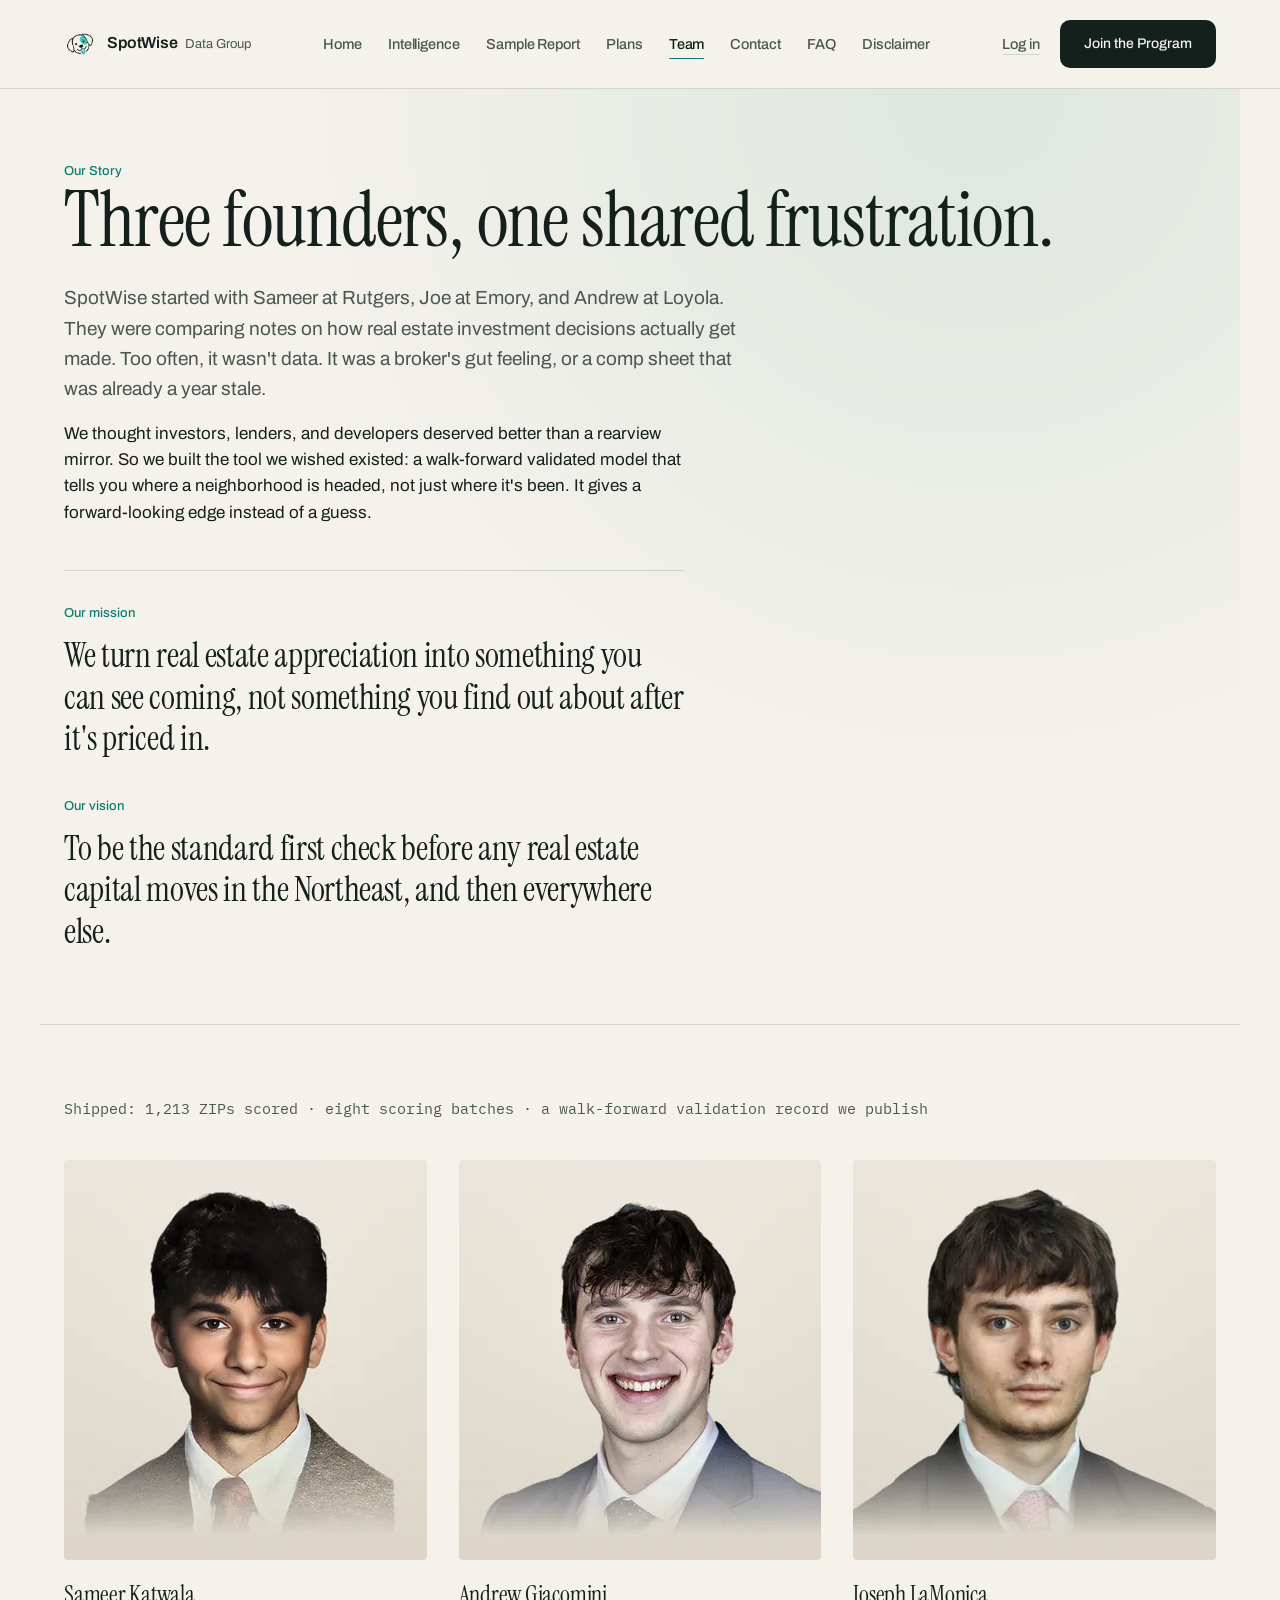
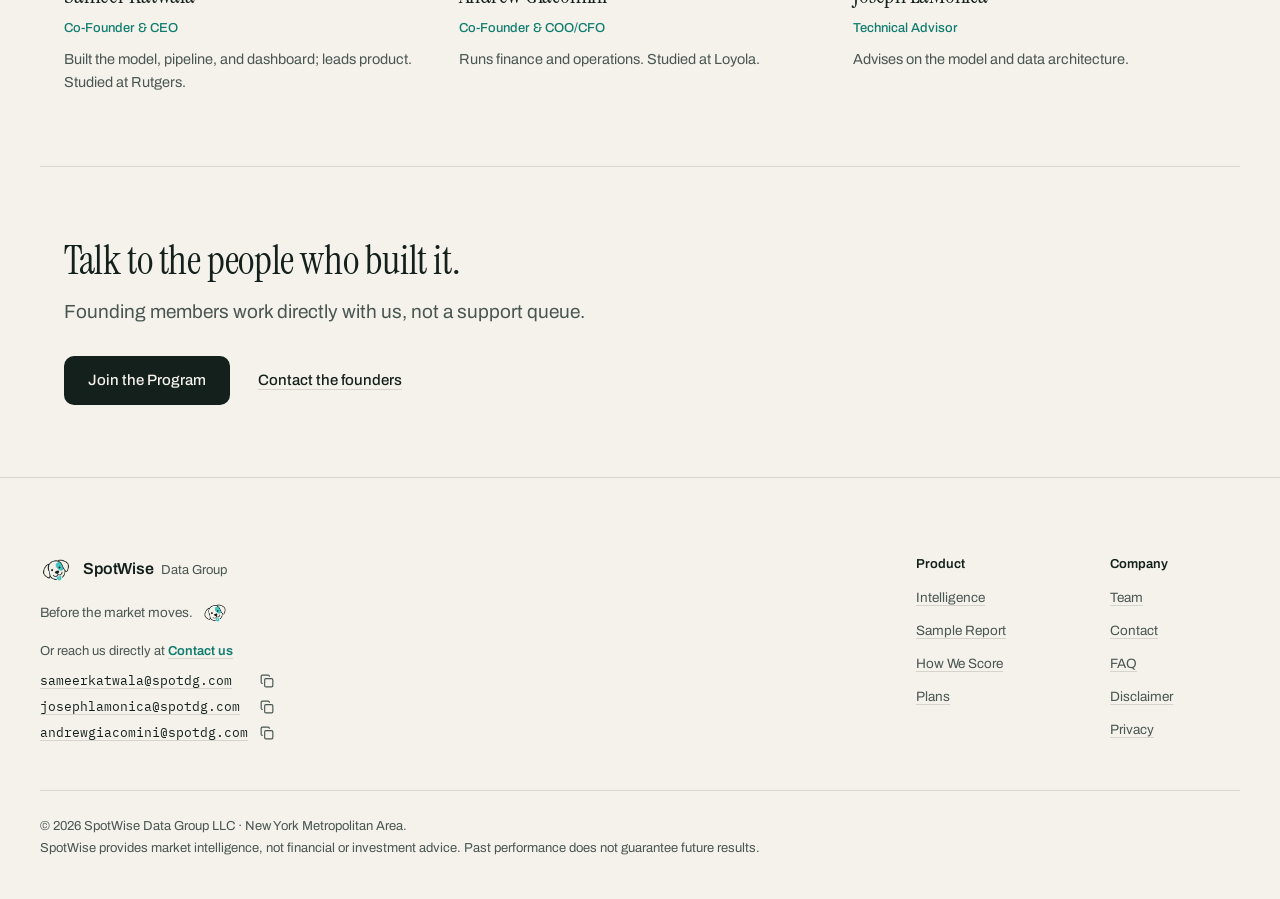
<file: team/index.html>
<!doctype html>
<html lang="en">
<head>
<meta charset="UTF-8" />
<meta name="viewport" content="width=device-width, initial-scale=1.0" />
<!-- Privacy-friendly analytics by Plausible -->
<script async src="https://plausible.io/js/pa-bX3k9X4nnLirx0EZjZW_5.js"></script>
<script>
  window.plausible=window.plausible||function(){(plausible.q=plausible.q||[]).push(arguments)},plausible.init=plausible.init||function(i){plausible.o=i||{}};
  plausible.init()
</script>
<script>
  if (!window.matchMedia('(prefers-reduced-motion: reduce)').matches && 'IntersectionObserver' in window) {
    document.documentElement.classList.add('js');
  }
</script>
<title>Team: SpotWise Data Group</title>
<meta name="description" content="Meet the team behind SpotWise Data Group: Sameer Katwala, Andrew Giacomini, and Joseph LaMonica, building forward-looking real estate intelligence for the tri-state area." />
<meta name="robots" content="index, follow" />
<meta property="og:title" content="Team: SpotWise Data Group" />
<meta property="og:description" content="Meet the team behind SpotWise Data Group: Sameer Katwala, Andrew Giacomini, and Joseph LaMonica, building forward-looking real estate intelligence for the tri-state area." />
<meta property="og:url" content="https://spotdg.com/team/" />
<meta property="og:image" content="https://spotdg.com/assets/og-image.png" />
<meta property="og:image:width" content="1200" />
<meta property="og:image:height" content="630" />
<meta property="og:type" content="website" />
<meta name="theme-color" content="#F5F2EC" />
<link rel="icon" href="../assets/favicon.ico" sizes="any" />
<link rel="icon" type="image/png" href="../assets/favicon-32.png" sizes="32x32" />
<link rel="icon" type="image/png" href="../assets/favicon-64.png" sizes="64x64" />
<link rel="icon" type="image/png" href="../assets/favicon-192.png" sizes="192x192" />
<link rel="icon" type="image/png" href="../assets/favicon-512.png" sizes="512x512" />
<link rel="apple-touch-icon" href="../assets/favicon-180.png" />
<link rel="preconnect" href="https://fonts.googleapis.com" />
<link rel="preconnect" href="https://fonts.gstatic.com" crossorigin />
<link href="https://fonts.googleapis.com/css2?family=Instrument+Serif:ital@0;1&family=Archivo:wght@400;500;600&family=IBM+Plex+Mono:wght@400;500&display=swap" rel="stylesheet" />
<link href="../shared.css" rel="stylesheet" />
<style>
  /* ---------- Page-local: the mono "shipped" line between the story and the
     roster. The rule above it is the section's own top border (.sec), so this
     is just the line itself. ---------- */
  .shipped{font-family:var(--font-mono);font-size:15px;color:var(--ink-2);margin-bottom:40px;}

  /* ---------- Page-local: mission and vision (added 2026-09-24, Sameer's
     wording). Two serif sentences set apart from the story above by a
     hairline rule, so they read as the page's thesis rather than more body
     copy. Sit only here; the footer tagline stays the sitewide short mark. ---------- */
  .mission{margin-top:44px;padding-top:32px;border-top:1px solid var(--rule);max-width:62ch;}
  .mission .eyebrow{margin-bottom:12px;}
  .mission .mission-eyebrow-2{margin-top:36px;}
  .mission-line{font-family:var(--font-serif);font-size:34px;line-height:1.22;letter-spacing:-.01em;color:var(--ink);margin:0;}
  @media (max-width:640px){
    .mission{margin-top:32px;padding-top:24px;}
    .mission-line{font-size:27px;}
  }

  @media (max-width:640px){
    .wrap,.sec{padding-left:20px;padding-right:20px;}
  }
</style>
</head>
<body>

<header class="hdr2">
  <nav>
    <a href="../index.html" class="logo">
      <img class="logo-mark" src="../assets/spot-icon.png" alt="SpotWise Data Group" width="32" height="32" />
      <div class="logo-text"><b>SpotWise</b><span>Data Group</span></div>
    </a>

    <div class="nav-tabs">
      <a href="../index.html" data-home-tab>Home</a>
      <a href="../intelligence/index.html">Intelligence</a>
      <a href="../sample-report/index.html">Sample Report</a>
      <a href="../reports/index.html">Plans</a>
      <a href="../team/index.html" class="active" aria-current="page">Team</a>
      <a href="../contact/index.html">Contact</a>
      <a href="../faq/index.html">FAQ</a>
      <a href="../disclaimer/index.html">Disclaimer</a>
    </div>

    <div class="nav-actions">
      <a class="nav-login" href="https://app.spotdg.com" target="_blank" rel="noopener noreferrer">Log in</a>
      <a class="btn btn-primary nav-cta" href="../founding-program/index.html"><span class="nav-cta-full">Join the Program</span><span class="nav-cta-short">Join</span></a>
      <div class="nav-sheet">
        <button class="nav-sheet-trigger" type="button" aria-expanded="false" aria-controls="nav-sheet-panel" aria-label="Open navigation">
          <span class="bars" aria-hidden="true"><i></i><i></i><i></i></span>
        </button>
        <div class="nav-sheet-panel" id="nav-sheet-panel">
          <div class="nav-sheet-inner">
            <a href="../index.html" data-home-sheet>Home</a>
            <a href="../intelligence/index.html">Intelligence</a>
            <a href="../sample-report/index.html">Sample Report</a>
            <a href="../reports/index.html">Plans</a>
            <a href="../team/index.html" class="active" aria-current="page">Team</a>
            <a href="../contact/index.html">Contact</a>
            <a href="../faq/index.html">FAQ</a>
            <a href="../disclaimer/index.html">Disclaimer</a>
            <a class="nav-sheet-login" href="https://app.spotdg.com" target="_blank" rel="noopener noreferrer">Log in to the dashboard</a>
          </div>
        </div>
      </div>
    </div>
  </nav>
</header>

<main>

  <!-- FOUNDERS / STORY -->
  <section class="sec wash-top reveal">
    <div class="eyebrow">Our Story</div>
    <h1>Three founders, one shared frustration.</h1>
    <p class="lead">SpotWise started with Sameer at Rutgers, Joe at Emory, and Andrew at Loyola. They were comparing notes on how real estate investment decisions actually get made. Too often, it wasn't data. It was a broker's gut feeling, or a comp sheet that was already a year stale.</p>
    <p>We thought investors, lenders, and developers deserved better than a rearview mirror. So we built the tool we wished existed: a walk-forward validated model that tells you where a neighborhood is headed, not just where it's been. It gives a forward-looking edge instead of a guess.</p>
    <div class="mission">
      <div class="eyebrow">Our mission</div>
      <p class="mission-line">We turn real estate appreciation into something you can see coming, not something you find out about after it's priced in.</p>
      <div class="eyebrow mission-eyebrow-2">Our vision</div>
      <p class="mission-line">To be the standard first check before any real estate capital moves in the Northeast, and then everywhere else.</p>
    </div>
  </section>

  <!-- ROSTER -->
  <section class="sec reveal">
    <div class="shipped">Shipped: 1,213 ZIPs scored &middot; eight scoring batches &middot; a walk-forward validation record we publish</div>
    <div class="people-grid">
      <div class="people-card">
        <img class="people-photo" src="../assets/team/sameer-paper-400.webp" srcset="../assets/team/sameer-paper-400.webp 400w, ../assets/team/sameer-paper-800.webp 800w" sizes="(max-width:800px) 90vw, 360px" width="400" height="400" alt="Sameer Katwala" loading="lazy" decoding="async" />
        <h2>Sameer Katwala</h2>
        <div class="people-role">Co-Founder &amp; CEO</div>
        <p class="people-bio">Built the model, pipeline, and dashboard; leads product. Studied at Rutgers.</p>
      </div>
      <div class="people-card">
        <img class="people-photo" src="../assets/team/andrew-paper-400.webp" srcset="../assets/team/andrew-paper-400.webp 400w, ../assets/team/andrew-paper-800.webp 800w" sizes="(max-width:800px) 90vw, 360px" width="400" height="400" alt="Andrew Giacomini" loading="lazy" decoding="async" />
        <h2>Andrew Giacomini</h2>
        <div class="people-role">Co-Founder &amp; COO/CFO</div>
        <p class="people-bio">Runs finance and operations. Studied at Loyola.</p>
      </div>
      <div class="people-card">
        <img class="people-photo" src="../assets/team/joseph-paper-400.webp" srcset="../assets/team/joseph-paper-400.webp 400w, ../assets/team/joseph-paper-800.webp 800w" sizes="(max-width:800px) 90vw, 360px" width="400" height="400" alt="Joseph LaMonica" loading="lazy" decoding="async" />
        <h2>Joseph LaMonica</h2>
        <div class="people-role">Technical Advisor</div>
        <p class="people-bio">Advises on the model and data architecture.</p>
      </div>
    </div>
  </section>

  <!-- FINAL CTA -->
  <section class="sec closing reveal">
    <h2>Talk to the people who built it.</h2>
    <p class="lead">Founding members work directly with us, not a support queue.</p>
    <a class="btn btn-primary" href="../founding-program/index.html">Join the Program</a>
    <a class="btn-ghost" href="../contact/index.html">Contact the founders</a>
  </section>

</main>

<footer>
  <div class="footer-inner">
    <div>
      <a href="../index.html" class="logo">
        <img class="logo-mark" src="../assets/spot-icon.png" alt="SpotWise Data Group" width="38" height="38" />
        <div class="logo-text"><b>SpotWise</b><span>Data Group</span></div>
      </a>
      <div class="footer-tag-row">
        <div class="footer-tag">Before the market moves.</div>
        <button class="spot-interactive" type="button" aria-label="Say hi to Spot">
          <img class="spot-face spot-face-open" src="../assets/spot-icon.png" alt="" aria-hidden="true" />
          <img class="spot-face spot-face-blink" src="../assets/spot-icon-blink.png" alt="" aria-hidden="true" />
        </button>
      </div>
      <div class="footer-contact">Or reach us directly at <a href="../contact/index.html">Contact us</a><span class="emails"><span class="mail-unit"><a href="https://mail.google.com/mail/?view=cm&amp;fs=1&amp;to=sameerkatwala@spotdg.com" target="_blank" rel="noopener noreferrer" title="Compose to sameerkatwala@spotdg.com in Gmail">sameerkatwala@spotdg.com</a><button type="button" class="mail-copy" data-copy="sameerkatwala@spotdg.com" aria-label="Copy sameerkatwala@spotdg.com to clipboard"><svg viewBox="0 0 24 24" fill="none" stroke="currentColor" stroke-width="2" stroke-linecap="round" stroke-linejoin="round" aria-hidden="true"><rect width="14" height="14" x="8" y="8" rx="2" ry="2"/><path d="M4 16c-1.1 0-2-.9-2-2V4c0-1.1.9-2 2-2h10c1.1 0 2 .9 2 2"/></svg></button></span> <span class="sep">&middot;</span> <span class="mail-unit"><a href="https://mail.google.com/mail/?view=cm&amp;fs=1&amp;to=josephlamonica@spotdg.com" target="_blank" rel="noopener noreferrer" title="Compose to josephlamonica@spotdg.com in Gmail">josephlamonica@spotdg.com</a><button type="button" class="mail-copy" data-copy="josephlamonica@spotdg.com" aria-label="Copy josephlamonica@spotdg.com to clipboard"><svg viewBox="0 0 24 24" fill="none" stroke="currentColor" stroke-width="2" stroke-linecap="round" stroke-linejoin="round" aria-hidden="true"><rect width="14" height="14" x="8" y="8" rx="2" ry="2"/><path d="M4 16c-1.1 0-2-.9-2-2V4c0-1.1.9-2 2-2h10c1.1 0 2 .9 2 2"/></svg></button></span> <span class="sep">&middot;</span> <span class="mail-unit"><a href="https://mail.google.com/mail/?view=cm&amp;fs=1&amp;to=andrewgiacomini@spotdg.com" target="_blank" rel="noopener noreferrer" title="Compose to andrewgiacomini@spotdg.com in Gmail">andrewgiacomini@spotdg.com</a><button type="button" class="mail-copy" data-copy="andrewgiacomini@spotdg.com" aria-label="Copy andrewgiacomini@spotdg.com to clipboard"><svg viewBox="0 0 24 24" fill="none" stroke="currentColor" stroke-width="2" stroke-linecap="round" stroke-linejoin="round" aria-hidden="true"><rect width="14" height="14" x="8" y="8" rx="2" ry="2"/><path d="M4 16c-1.1 0-2-.9-2-2V4c0-1.1.9-2 2-2h10c1.1 0 2 .9 2 2"/></svg></button></span></span></div>
    </div>
    <div class="footer-cols">
      <div class="footer-col">
        <div class="fc-h">Product</div>
        <a href="../intelligence/index.html">Intelligence</a>
        <a href="../sample-report/index.html">Sample Report</a>
        <a href="../sample-report/index.html#how-we-score">How We Score</a>
        <a href="../reports/index.html">Plans</a>
      </div>
      <div class="footer-col">
        <div class="fc-h">Company</div>
        <a href="../team/index.html">Team</a>
        <a href="../contact/index.html">Contact</a>
        <a href="../faq/index.html">FAQ</a>
        <a href="../disclaimer/index.html">Disclaimer</a>
        <a href="../privacy/index.html">Privacy</a>
      </div>
    </div>
  </div>
  <div class="footer-bottom">
    © 2026 SpotWise Data Group LLC · New York Metropolitan Area.<br/>
    SpotWise provides market intelligence, not financial or investment advice. Past performance does not guarantee future results.
  </div>
</footer>

<script src="../shared.js"></script>

</body>
</html>
</file>
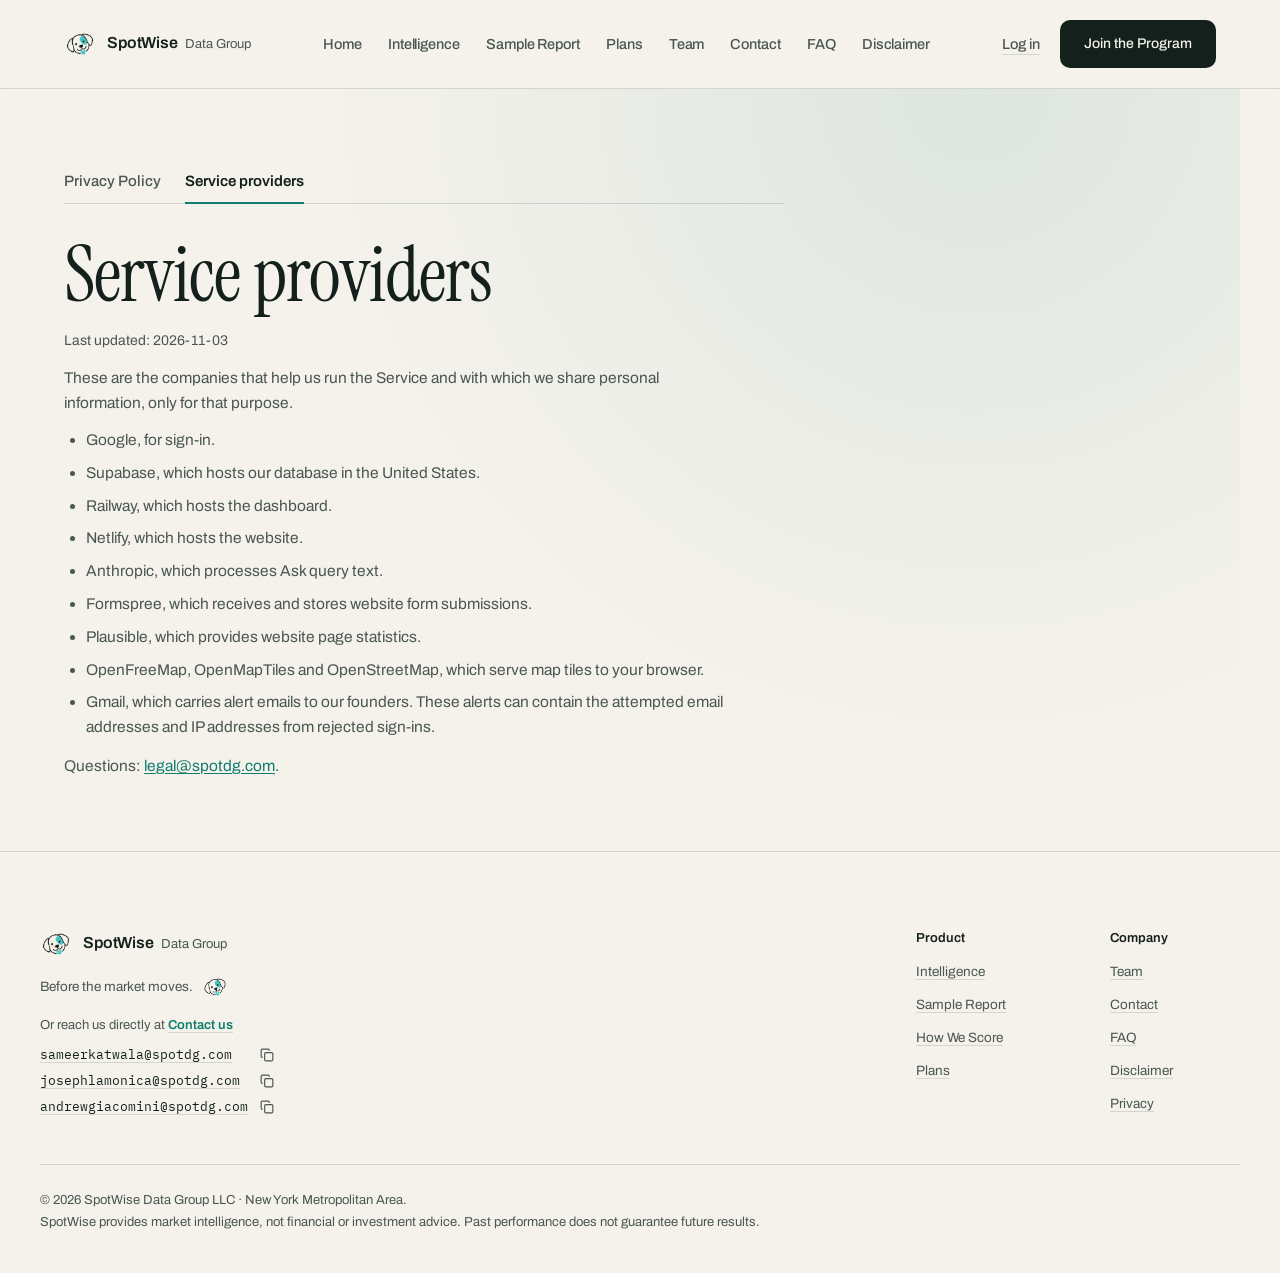
<file: privacy/providers/index.html>
<!doctype html>
<html lang="en">
<head>
<meta charset="UTF-8" />
<meta name="viewport" content="width=device-width, initial-scale=1.0" />
<!-- Privacy-friendly analytics by Plausible -->
<script async src="https://plausible.io/js/pa-bX3k9X4nnLirx0EZjZW_5.js"></script>
<script>
  window.plausible=window.plausible||function(){(plausible.q=plausible.q||[]).push(arguments)},plausible.init=plausible.init||function(i){plausible.o=i||{}};
  plausible.init()
</script>
<script>
  if (!window.matchMedia('(prefers-reduced-motion: reduce)').matches && 'IntersectionObserver' in window) {
    document.documentElement.classList.add('js');
  }
</script>
<title>Service providers: SpotWise Data Group</title>
<meta name="description" content="These are the companies that help us run the Service and with which we share personal information, only for that purpose." />
<meta name="robots" content="index, follow" />
<meta property="og:title" content="Service providers: SpotWise Data Group" />
<meta property="og:description" content="These are the companies that help us run the Service and with which we share personal information, only for that purpose." />
<meta property="og:url" content="https://spotdg.com/privacy/providers/" />
<meta property="og:image" content="https://spotdg.com/assets/og-image.png" />
<meta property="og:image:width" content="1200" />
<meta property="og:image:height" content="630" />
<meta property="og:type" content="website" />
<meta name="theme-color" content="#F5F2EC" />
<link rel="icon" href="../../assets/favicon.ico" sizes="any" />
<link rel="icon" type="image/png" href="../../assets/favicon-32.png" sizes="32x32" />
<link rel="icon" type="image/png" href="../../assets/favicon-64.png" sizes="64x64" />
<link rel="icon" type="image/png" href="../../assets/favicon-192.png" sizes="192x192" />
<link rel="icon" type="image/png" href="../../assets/favicon-512.png" sizes="512x512" />
<link rel="apple-touch-icon" href="../../assets/favicon-180.png" />
<link rel="preconnect" href="https://fonts.googleapis.com" />
<link rel="preconnect" href="https://fonts.gstatic.com" crossorigin />
<link href="https://fonts.googleapis.com/css2?family=Instrument+Serif:ital@0;1&family=Archivo:wght@400;500;600&family=IBM+Plex+Mono:wght@400;500&display=swap" rel="stylesheet" />
<link href="../../shared.css" rel="stylesheet" />
<style>
  /* ---------- Page-local: legal prose runs longer than the .num-rows
     default 52ch (tuned for short step copy elsewhere) -- widen just here. ---------- */
  /* Policy prose: one reading column, sans body, no numbered rows. */
  .policy{max-width:720px;}
  .policy h1 + .updated{margin-top:16px;font-size:14px;color:var(--ink-2);}
  .policy h2{font-family:var(--font-sans);font-weight:600;font-size:18px;line-height:1.4;color:var(--ink);margin-top:44px;margin-bottom:0;}
  .policy h3{font-family:var(--font-sans);font-weight:600;font-size:15.5px;line-height:1.5;color:var(--ink);margin-top:28px;}
  .policy p,.policy li{font-family:var(--font-sans);font-size:15.5px;color:var(--ink-2);line-height:1.6;}
  .policy p{max-width:68ch;margin-top:14px;}
  .policy h1 + .updated{margin-top:16px;}
  .policy h2 + p,.policy h3 + ul{margin-top:12px;}
  .policy ul{list-style:disc;padding-left:22px;max-width:68ch;margin-top:12px;}
  .policy li{margin-top:8px;}
  .policy strong{color:var(--ink);font-weight:600;}
  .policy a{color:var(--teal);text-decoration:underline;text-underline-offset:2px;}


  /* Tab bar: Privacy Policy / Service providers. Page-local; uses only existing tokens. */
  .policy-tabs{display:flex;gap:24px;border-bottom:1px solid var(--rule);margin-bottom:32px;}
  .policy-tabs a{font-family:var(--font-sans);font-weight:500;font-size:15px;line-height:1.4;color:var(--ink-2);text-decoration:none;padding:10px 0;margin-bottom:-1px;border-bottom:2px solid transparent;}
  .policy-tabs a:hover{color:var(--ink);}
  .policy-tabs a[aria-current="page"]{color:var(--ink);font-weight:600;border-bottom-color:var(--teal);}
  .policy-tabs a:focus-visible{outline:2px solid var(--teal);outline-offset:2px;}
  .policy .policy-tabs a{color:var(--ink-2);text-decoration:none;}
  .policy .policy-tabs a[aria-current="page"]{color:var(--ink);}

  @media (max-width:640px){
    .wrap,.sec{padding-left:20px;padding-right:20px;}
  }
</style>
</head>
<body>

<header class="hdr2">
  <nav>
    <a href="../../index.html" class="logo">
      <img class="logo-mark" src="../../assets/spot-icon.png" alt="SpotWise Data Group" width="32" height="32" />
      <div class="logo-text"><b>SpotWise</b><span>Data Group</span></div>
    </a>

    <div class="nav-tabs">
      <a href="../../index.html" data-home-tab>Home</a>
      <a href="../../intelligence/index.html">Intelligence</a>
      <a href="../../sample-report/index.html">Sample Report</a>
      <a href="../../reports/index.html">Plans</a>
      <a href="../../team/index.html">Team</a>
      <a href="../../contact/index.html">Contact</a>
      <a href="../../faq/index.html">FAQ</a>
      <a href="../../disclaimer/index.html">Disclaimer</a>
    </div>

    <div class="nav-actions">
      <a class="nav-login" href="https://app.spotdg.com" target="_blank" rel="noopener noreferrer">Log in</a>
      <a class="btn btn-primary nav-cta" href="../../founding-program/index.html"><span class="nav-cta-full">Join the Program</span><span class="nav-cta-short">Join</span></a>
      <div class="nav-sheet">
        <button class="nav-sheet-trigger" type="button" aria-expanded="false" aria-controls="nav-sheet-panel" aria-label="Open navigation">
          <span class="bars" aria-hidden="true"><i></i><i></i><i></i></span>
        </button>
        <div class="nav-sheet-panel" id="nav-sheet-panel">
          <div class="nav-sheet-inner">
            <a href="../../index.html" data-home-sheet>Home</a>
            <a href="../../intelligence/index.html">Intelligence</a>
            <a href="../../sample-report/index.html">Sample Report</a>
            <a href="../../reports/index.html">Plans</a>
            <a href="../../team/index.html">Team</a>
            <a href="../../contact/index.html">Contact</a>
            <a href="../../faq/index.html">FAQ</a>
            <a href="../../disclaimer/index.html">Disclaimer</a>
            <a class="nav-sheet-login" href="https://app.spotdg.com" target="_blank" rel="noopener noreferrer">Log in to the dashboard</a>
          </div>
        </div>
      </div>
    </div>
  </nav>
</header>

<main>

  <!-- SERVICE PROVIDERS -->
  <section class="sec wash-top reveal">
    <div class="policy">
    <nav class="policy-tabs" aria-label="Privacy sections">
      <a href="../index.html">Privacy Policy</a>
      <a href="index.html" aria-current="page">Service providers</a>
    </nav>
      <h1>Service providers</h1>
      <p class="updated">Last updated: 2026-11-03</p>
      <p>These are the companies that help us run the Service and with which we share personal information, only for that purpose.</p>
      <ul>
        <li>Google, for sign-in.</li>
        <li>Supabase, which hosts our database in the United States.</li>
        <li>Railway, which hosts the dashboard.</li>
        <li>Netlify, which hosts the website.</li>
        <li>Anthropic, which processes Ask query text.</li>
        <li>Formspree, which receives and stores website form submissions.</li>
        <li>Plausible, which provides website page statistics.</li>
        <li>OpenFreeMap, OpenMapTiles and OpenStreetMap, which serve map tiles to your browser.</li>
        <li>Gmail, which carries alert emails to our founders. These alerts can contain the attempted email addresses and IP addresses from rejected sign-ins.</li>
      </ul>
      <p>Questions: <a href="mailto:legal@spotdg.com">legal@spotdg.com</a>.</p>
    </div>
  </section>

</main>

<footer>
  <div class="footer-inner">
    <div>
      <a href="../../index.html" class="logo">
        <img class="logo-mark" src="../../assets/spot-icon.png" alt="SpotWise Data Group" width="38" height="38" />
        <div class="logo-text"><b>SpotWise</b><span>Data Group</span></div>
      </a>
      <div class="footer-tag-row">
        <div class="footer-tag">Before the market moves.</div>
        <button class="spot-interactive" type="button" aria-label="Say hi to Spot">
          <img class="spot-face spot-face-open" src="../../assets/spot-icon.png" alt="" aria-hidden="true" />
          <img class="spot-face spot-face-blink" src="../../assets/spot-icon-blink.png" alt="" aria-hidden="true" />
        </button>
      </div>
      <div class="footer-contact">Or reach us directly at <a href="../../contact/index.html">Contact us</a><span class="emails"><span class="mail-unit"><a href="https://mail.google.com/mail/?view=cm&amp;fs=1&amp;to=sameerkatwala@spotdg.com" target="_blank" rel="noopener noreferrer" title="Compose to sameerkatwala@spotdg.com in Gmail">sameerkatwala@spotdg.com</a><button type="button" class="mail-copy" data-copy="sameerkatwala@spotdg.com" aria-label="Copy sameerkatwala@spotdg.com to clipboard"><svg viewBox="0 0 24 24" fill="none" stroke="currentColor" stroke-width="2" stroke-linecap="round" stroke-linejoin="round" aria-hidden="true"><rect width="14" height="14" x="8" y="8" rx="2" ry="2"/><path d="M4 16c-1.1 0-2-.9-2-2V4c0-1.1.9-2 2-2h10c1.1 0 2 .9 2 2"/></svg></button></span> <span class="sep">&middot;</span> <span class="mail-unit"><a href="https://mail.google.com/mail/?view=cm&amp;fs=1&amp;to=josephlamonica@spotdg.com" target="_blank" rel="noopener noreferrer" title="Compose to josephlamonica@spotdg.com in Gmail">josephlamonica@spotdg.com</a><button type="button" class="mail-copy" data-copy="josephlamonica@spotdg.com" aria-label="Copy josephlamonica@spotdg.com to clipboard"><svg viewBox="0 0 24 24" fill="none" stroke="currentColor" stroke-width="2" stroke-linecap="round" stroke-linejoin="round" aria-hidden="true"><rect width="14" height="14" x="8" y="8" rx="2" ry="2"/><path d="M4 16c-1.1 0-2-.9-2-2V4c0-1.1.9-2 2-2h10c1.1 0 2 .9 2 2"/></svg></button></span> <span class="sep">&middot;</span> <span class="mail-unit"><a href="https://mail.google.com/mail/?view=cm&amp;fs=1&amp;to=andrewgiacomini@spotdg.com" target="_blank" rel="noopener noreferrer" title="Compose to andrewgiacomini@spotdg.com in Gmail">andrewgiacomini@spotdg.com</a><button type="button" class="mail-copy" data-copy="andrewgiacomini@spotdg.com" aria-label="Copy andrewgiacomini@spotdg.com to clipboard"><svg viewBox="0 0 24 24" fill="none" stroke="currentColor" stroke-width="2" stroke-linecap="round" stroke-linejoin="round" aria-hidden="true"><rect width="14" height="14" x="8" y="8" rx="2" ry="2"/><path d="M4 16c-1.1 0-2-.9-2-2V4c0-1.1.9-2 2-2h10c1.1 0 2 .9 2 2"/></svg></button></span></span></div>
    </div>
    <div class="footer-cols">
      <div class="footer-col">
        <div class="fc-h">Product</div>
        <a href="../../intelligence/index.html">Intelligence</a>
        <a href="../../sample-report/index.html">Sample Report</a>
        <a href="../../sample-report/index.html#how-we-score">How We Score</a>
        <a href="../../reports/index.html">Plans</a>
      </div>
      <div class="footer-col">
        <div class="fc-h">Company</div>
        <a href="../../team/index.html">Team</a>
        <a href="../../contact/index.html">Contact</a>
        <a href="../../faq/index.html">FAQ</a>
        <a href="../../disclaimer/index.html">Disclaimer</a>
        <a href="../../privacy/index.html">Privacy</a>
      </div>
    </div>
  </div>
  <div class="footer-bottom">
    © 2026 SpotWise Data Group LLC · New York Metropolitan Area.<br/>
    SpotWise provides market intelligence, not financial or investment advice. Past performance does not guarantee future results.
  </div>
</footer>

<script src="../../shared.js"></script>

</body>
</html>
</file>
<file: shared.css>
/* =============================================================================
   SpotWise Data Group -- shared design system ("paper")
   Redesign 2026-09-22. Replaces the prior dark "signal" theme in full: every
   token below is new, and every rule in this file has been re-authored or
   re-themed against the new token set. No color, font, or radius from the old
   theme is referenced anywhere past this point.

   Fonts loaded per-page (Google Fonts, display=swap):
     Instrument Serif 400 + 400 italic  -- h1/h2 only, plus large decorative
                                            numerals (e.g. numbered-row digits)
     Archivo 400/500/600                -- everything else: body, nav, labels,
                                            buttons, headings below h2
     IBM Plex Mono 400/500              -- numbers in documents, tables, chart
                                            axes, and the "Shipped:" line only
   ========================================================================== */

*{box-sizing:border-box;margin:0;padding:0;}

:root{
  /* ---- Color: paper + ink, one accent, one restricted second accent ---- */
  --paper:#F5F2EC;         /* page background */
  --paper-2:#EDE8DF;       /* secondary surface, e.g. subtle fills */
  --ink:#14201C;           /* primary text, headings, primary button fill */
  --ink-2:#4A5652;         /* secondary text -- captions, context, labels */
  --rule:rgba(20,32,28,.14); /* the one hairline/divider color, everywhere */
  --teal:#0F7C6E;          /* the one accent: links, key numbers, Momentum
                               tier, hover states */
  --teal-soft:rgba(15,124,110,.10); /* teal wash for subtle backgrounds only */
  /* Secondary bar tone: the home chart's metro bars, the validation figure's
     "All ZIPs" bar, the walk-forward "trained on" bars, and their legend
     swatches. .48 is the lightest --ink alpha that composites over --paper to
     at least 3:1 (rgb(137,141,136), 3.02:1; the crossover is .479). Raised
     from .25 (1.68:1) on 2026-09-23, "paper bar contrast". Defined once here
     so the four pages never carry the value as a literal. */
  --ink-bar:rgba(20,32,28,.48);
  --amber:#B7791F;         /* Peak tier only -- do not use as a general
                               "attention" color elsewhere on the site */

  /* Tier fills: one definition each, reused as `background` on the legend
     swatches (.tier-swatch) and as `fill` on the map's ZIP paths, so a tier
     color is never written as a literal twice. Five tiers (batch 8 data has
     Peak/Momentum/Emerging/Watch/Pass). Pass is confirmed as the fifth,
     customer-facing tier name (2026-09-23, paper final fixes) and is shown
     as a fifth row, --ink at 5%, between Watch (8%) and unscored land (3%)
     everywhere it renders as map/legend data. */
  --tier-peak:var(--amber);
  --tier-momentum:var(--teal);
  --tier-emerging:rgba(15,124,110,.45);
  --tier-watch:rgba(20,32,28,.08);
  --tier-pass:rgba(20,32,28,.05);
  --tier-unscored:rgba(20,32,28,.03);
  /* Sample-report tier-explainer swatch only (added 2026-09-23, paper final
     fixes): Sameer specified --ink at 4% for this one column, distinct from
     the map/legend --tier-pass token above (5%), which stays untouched. */
  --tier-pass-explainer:rgba(20,32,28,.04);

  /* ---- Spacing: 8px base rhythm (renamed values, same token names so
     pages not yet rebuilt on this system keep a sane fallback rather than
     an unset custom property) ---- */
  --s1:8px; --s2:16px; --s3:24px; --s4:32px; --s5:48px; --s6:64px; --s7:96px;

  /* ---- Layout ---- */
  --max:1200px;   /* 12-column grid max-width */
  --gutter:24px;  /* grid gutter */

  /* ---- Radius (revised 2026-09-23, "paper button shape"): buttons are
     10px, set directly on .btn/.btn-primary rather than through this token
     -- --radius-btn stays 2px below because .tier-swatch still keys off it
     and that swatch is deliberately left alone. Other bordered chrome (the
     nav-sheet trigger, the founding-program back-link, the boxed textarea,
     the mail-copy "Copied" tooltip) is 8px or has its border dropped
     entirely, decided per element. Documents and images stay 4px
     (--radius-doc), also reused by .tag-sample so the sample tag matches
     the document it sits on. Tables stay square. ---- */
  --radius-btn:2px;
  --radius-doc:4px;

  /* ---- The one shadow on the entire site, used only on .doc ---- */
  --shadow-doc:0 24px 48px -32px rgba(20,32,28,.28);

  /* ---- Motion ---- */
  --ease:cubic-bezier(.2,.7,.2,1);

  /* ---- Type ---- */
  --font-serif:'Instrument Serif',Georgia,serif;
  --font-sans:'Archivo',-apple-system,BlinkMacSystemFont,sans-serif;
  --font-mono:'IBM Plex Mono','SFMono-Regular',Consolas,monospace;
}

html{scroll-behavior:smooth;}
body{
  font-family:var(--font-sans);font-weight:400;font-size:17px;line-height:1.55;
  background:var(--paper);color:var(--ink);
  -webkit-font-smoothing:antialiased;text-rendering:optimizeLegibility;
  overflow-x:hidden;
}
a{color:inherit;text-decoration:none;}
ul{list-style:none;}
img{max-width:100%;display:block;}
::selection{background:rgba(15,124,110,.18);color:var(--ink);}

/* ---------- Headings: Instrument Serif is reserved for h1/h2 only.
   Everything below h2 (h3, labels, titles) is Archivo -- see individual
   component rules further down. ---------- */
h1,h2{font-family:var(--font-serif);font-weight:400;letter-spacing:-.01em;color:var(--ink);}
h1{font-size:clamp(40px,6vw,84px);line-height:1.02;}
h2{font-size:clamp(30px,3.4vw,40px);line-height:1.05;}
/* The one recurring accent move: a single word set in italic teal inside a
   heading (e.g. home's "outrun"). Wrapping an existing word in <em> changes
   no copy -- the text content is identical, only the styling scope changes. */
h1 em,h2 em{font-style:italic;color:var(--teal);}

p{max-width:62ch;}

/* ---------- Layout ---------- */
.wrap{max-width:var(--max);margin:0 auto;padding:0 var(--gutter);}
section{position:relative;}
/* General-purpose 12-column grid, per the spec's stated layout basis. Not
   every page needs it directly -- most compose with .split-5-7 instead --
   but it's here for any later section that wants literal column spans. */
.grid-12{display:grid;grid-template-columns:repeat(12,1fr);gap:var(--gutter);max-width:var(--max);margin:0 auto;}
/* Two-column section pattern used throughout: narrower narrative column
   first, wider evidence/detail column second. This is "5/7" in the spec. */
.split-5-7{display:grid;grid-template-columns:5fr 7fr;gap:48px;align-items:start;}
.split-7-5{display:grid;grid-template-columns:7fr 5fr;gap:48px;align-items:start;}
/* Even split -- two lists/columns of equal weight (e.g. intelligence's
   market-vs-SpotWise comparison, or a plan row's two detail columns). */
.split-6-6{display:grid;grid-template-columns:1fr 1fr;gap:48px;align-items:start;}
@media (max-width:900px){
  .split-5-7,.split-7-5,.split-6-6{grid-template-columns:1fr;gap:36px;}
}

/* Sections are separated by a hairline rule and 72px, never by a background
   change or a card. Apply .sec to every section after the hero; the hero
   itself is exempt (nothing sits above it). */
.sec{max-width:var(--max);margin:0 auto;padding:72px var(--gutter);border-top:1px solid var(--rule);}
.sec:first-of-type{border-top:none;}

/* One approved gradient sitewide: a soft radial wash in the top-right of a
   page's opening section, sitting behind the right-column visual. Apply to
   the hero on every page. Nothing else gets a gradient, a mesh, or a glow. */
.wash-top{
  background-image:radial-gradient(circle at 78% 0%, rgba(15,124,110,.10) 0%, transparent 55%);
  background-repeat:no-repeat;
}

/* Section head: left-aligned always. Centering is retired sitewide except
   the footer legal line, so .sec-head and the former .sec-head-left variant
   are now identical -- kept as two names so existing markup elsewhere on
   the site keeps working without edits. */
.sec-head,.sec-head-left{max-width:var(--max);margin:0 auto var(--s5);text-align:left;}
.sec-head h2,.sec-head-left h2{max-width:20ch;}
.sec-head p,.sec-head-left p{margin-top:16px;max-width:62ch;font-size:17px;color:var(--ink-2);line-height:1.6;}

/* Lead paragraph: the slightly larger intro line under a heading, used
   wherever a section opens with a sentence of framing before the detail. */
.lead{font-size:19px;line-height:1.6;color:var(--ink-2);max-width:62ch;}

/* ---------- Prose rhythm: the gap from a heading to the paragraph beneath
   it, and between consecutive paragraphs, in plain prose content. h1 is
   unique per page and never sits inside a managed component below, so its
   rule needs no exclusion; h2 and p both recur inside components that
   already set their own internal spacing, so those are excluded below
   rather than double-spaced. .sec-head/.sec-head-left already set their own
   h2-to-p gap (16px, same value) and are unaffected either way. ---------- */
h1 + .lead,h1 + p{margin-top:24px;}
.lead + p,p + p{margin-top:16px;}
h2 + p{margin-top:16px;}
.doc h2 + p,.doc p + p,
.mono-table h2 + p,.mono-table p + p,
.num-row h2 + p,.num-row p + p,
footer h2 + p,footer p + p,
#founding-form h2 + p,#founding-form p + p,
.faq-item h2 + p,.faq-item p + p{margin-top:0;}

/* ---------- Note: a small supporting line under a block of prose (e.g. a
   coverage/scope caveat) -- no box, no rule, just smaller type. ---------- */
.note{font-size:14px;line-height:1.6;color:var(--ink-2);max-width:62ch;margin-top:20px;}
.note strong{color:var(--ink);font-weight:600;}

/* ---------- Eyebrow: small section label. Sentence case, no letter-spacing,
   no decorative line -- the old squiggle-before-eyebrow motif is gone. ---------- */
.eyebrow{font-family:var(--font-sans);font-weight:500;font-size:13px;color:var(--teal);}

/* ---------- Tabular numerals for anything that counts up or sits in a
   dense number row, without switching the type family away from what the
   spec assigns that number (Instrument Serif stats still count up; they
   just also get tabular-nums so digits don't reflow width mid-animation). ---------- */
.mono,.mono-num{font-variant-numeric:tabular-nums;}
.mono{font-family:var(--font-mono);}
/* Inline emphasized number within a sentence of prose (e.g. "77% ... 46.3%
   base rate") -- weight only, no color/size change, so it sits inside a
   paragraph rather than becoming its own stat block. Pair with .mono-num
   when the surrounding font isn't already mono, so the digits stay
   tabular-nums too. */
.num-strong{font-weight:600;}

/* ---------- Buttons ----------
   Primary: solid ink, paper text, 10px radius, background shifts to teal on
   hover. Secondary is not a button at all -- it's a text link with an
   underline that changes color on hover. No arrows are added by CSS on
   either; any arrow glyph on the site today lives in existing link copy
   and is preserved there untouched, not introduced here as decoration.
   Radius is set literally here, not via --radius-btn -- that token still
   drives .tier-swatch, which is not changing shape (see the radius comment
   in :root). ---------- */
.btn{
  display:inline-block;font-family:var(--font-sans);font-weight:500;font-size:15px;
  padding:13px 24px;border-radius:10px;border:none;cursor:pointer;
  text-decoration:none;
  transition:background-color .22s var(--ease),color .22s var(--ease),transform .22s var(--ease),box-shadow .22s var(--ease);
  white-space:nowrap;
}
.btn-primary{background:var(--ink);color:var(--paper);}
.btn-primary:hover,.btn-primary:focus-visible{background:var(--teal);color:var(--paper);transform:translateY(-1px);box-shadow:0 8px 20px -10px rgba(15,124,110,.55);}
.btn-primary:active{transform:translateY(0);box-shadow:0 2px 6px -4px rgba(15,124,110,.5);transition-duration:.1s;}
.btn-ghost{
  display:inline;padding:0;background:none;border-radius:0;
  font-family:var(--font-sans);font-weight:500;font-size:15px;color:var(--ink);
  text-decoration:underline;text-underline-offset:4px;text-decoration-color:var(--rule);
  transition:color .2s var(--ease),text-decoration-color .2s var(--ease);
}
.btn-ghost:hover,.btn-ghost:focus-visible{color:var(--teal);text-decoration-color:var(--teal);}
.btn:focus-visible,.btn-ghost:focus-visible{outline:2px solid var(--teal);outline-offset:2px;}
.btn:disabled{opacity:.55;cursor:not-allowed;}

/* Generic text link treatment, for links inside body copy that aren't a
   .btn-ghost (e.g. a link inline in a paragraph). Same language: underline
   in --rule, shifts to --teal on hover. */
.link,p a{text-decoration:underline;text-underline-offset:3px;text-decoration-color:var(--rule);transition:color .2s var(--ease),text-decoration-color .2s var(--ease);}
.link:hover,p a:hover{color:var(--teal);text-decoration-color:var(--teal);}

/* ---------- Logo / wordmark ---------- */
.logo{display:flex;align-items:center;gap:11px;transition:opacity .2s var(--ease);}
.logo:hover{opacity:.75;}
.logo:focus-visible{outline:2px solid var(--teal);outline-offset:4px;border-radius:2px;}
.logo-mark{width:32px;height:32px;flex-shrink:0;display:block;object-fit:contain;}
.logo-text{display:flex;align-items:baseline;gap:7px;white-space:nowrap;}
.logo-text b{font-family:var(--font-sans);font-weight:600;font-size:16px;color:var(--ink);letter-spacing:-.01em;}
.logo-text span{font-family:var(--font-sans);font-weight:400;font-size:13px;color:var(--ink-2);white-space:nowrap;}

/* ---------- Nav (shared across every page) ----------
   Sticky, paper at 92% opacity, blurred backdrop, one hairline rule under
   the bar. No scroll-condense state, no sliding indicator -- the current
   page is marked with a plain underline. Class names kept from the prior
   nav build (header.hdr2, .nav-tabs, .nav-sheet, etc.) so every page's
   identical nav markup inherits this styling with no markup changes. ---------- */
header.hdr2{
  position:sticky;top:0;z-index:100;
  background:rgba(245,242,236,.92);backdrop-filter:blur(8px);-webkit-backdrop-filter:blur(8px);
  border-bottom:1px solid var(--rule);
  transition:box-shadow .3s var(--ease);
}
/* Scrolled state (added 2026-09-24, nav polish): once the page has moved
   past the top the bar tightens by 8px each side and gains a soft shadow so
   it reads as a surface over the content rather than a stripe of it.
   Toggled by shared.js (.is-scrolled at scrollY > 8). */
header.hdr2.is-scrolled{box-shadow:0 10px 30px -22px rgba(20,32,28,.35);}
header.hdr2 nav{
  display:grid;grid-template-columns:auto 1fr auto;align-items:center;gap:24px;
  max-width:var(--max);margin:0 auto;padding:20px 24px;
  transition:padding .3s var(--ease);
}
header.hdr2.is-scrolled nav{padding:12px 24px;}
header.hdr2 .logo{flex-shrink:0;}

/* Tabs (polished 2026-09-24): rest in --ink-2, ink on hover. The indicator
   is a 1.5px teal line drawn by ::after -- it grows in from the left on
   hover and retreats to the right on leave (transform-origin swaps), and
   stays fully drawn on the current page. Each tab carries its own 8px/10px
   padding so the hit target is a comfortable pill even though nothing pill-
   shaped is painted; the 6px gap keeps the visual rhythm of the old 26px. */
.nav-tabs{position:relative;display:flex;align-items:center;gap:6px;justify-self:center;}
.nav-tabs a{
  position:relative;display:inline-block;
  font-family:var(--font-sans);font-weight:500;font-size:14.5px;letter-spacing:-.005em;
  color:var(--ink-2);padding:8px 10px;border-radius:6px;border-bottom:none;
  transition:color .2s var(--ease);
}
.nav-tabs a::after{
  content:"";position:absolute;left:10px;right:10px;bottom:4px;height:1.5px;border-radius:1px;
  background:var(--teal);transform:scaleX(0);transform-origin:right center;
  transition:transform .28s var(--ease);
}
.nav-tabs a:hover{color:var(--ink);}
.nav-tabs a:hover::after{transform:scaleX(1);transform-origin:left center;}
.nav-tabs a.active{color:var(--ink);}
.nav-tabs a.active::after{transform:scaleX(1);transform-origin:left center;}
.nav-tabs a:focus-visible{outline:2px solid var(--teal);outline-offset:2px;}
/* Superseded by the plain underline above -- kept as an inert, hidden
   element (rather than removed from every page's markup) since it carries
   no id and no content without the old JS that no longer runs. */
.nav-rail{display:none;}
/* Superseded -- no scroll-condense state in the new nav, so this never
   receives an "on" class. Hidden outright rather than left as a stray
   full-width absolutely-positioned strip. */
.nav-progress{display:none;}

.nav-actions{display:flex;align-items:center;gap:20px;justify-self:end;}
.nav-login{
  font-family:var(--font-sans);font-weight:500;font-size:14.5px;letter-spacing:-.005em;color:var(--ink-2);
  text-decoration:underline;text-underline-offset:5px;text-decoration-thickness:1px;text-decoration-color:var(--rule);
  white-space:nowrap;transition:color .2s var(--ease),text-decoration-color .2s var(--ease);
}
.nav-login:hover{color:var(--ink);text-decoration-color:var(--teal);}
.nav-login:focus-visible{outline:2px solid var(--teal);outline-offset:3px;border-radius:2px;}
.nav-cta{font-size:14px;}
.nav-cta-short{display:none;}

/* ---------- Sheet (mobile nav, <900px): icon-only trigger, no "Menu" label.
   Same interaction contract as before (click toggles; outside click and
   Escape close; Escape returns focus; arrow keys move between items) --
   only the visual language changes. ---------- */
.nav-sheet{display:none;}
.nav-sheet-trigger{
  display:none;align-items:center;justify-content:center;width:40px;height:40px;
  border-radius:8px;background:none;border:1px solid var(--rule);
  color:var(--ink);cursor:pointer;font-family:inherit;flex-shrink:0;
  transition:color .2s var(--ease),border-color .2s var(--ease);
}
.nav-sheet-trigger:hover{color:var(--teal);border-color:var(--teal);}
.nav-sheet-trigger:focus-visible{outline:2px solid var(--teal);outline-offset:2px;}
.nav-sheet-trigger .bars{position:relative;width:17px;height:12px;}
.nav-sheet-trigger .bars i{
  position:absolute;left:0;right:0;height:1.5px;background:currentColor;
  transition:transform .3s var(--ease),opacity .2s var(--ease);
}
.nav-sheet-trigger .bars i:nth-child(1){top:0;}
.nav-sheet-trigger .bars i:nth-child(2){top:5.2px;}
.nav-sheet-trigger .bars i:nth-child(3){top:10.4px;}
.nav-sheet.is-open .nav-sheet-trigger .bars i:nth-child(1){transform:translateY(5.2px) rotate(45deg);}
.nav-sheet.is-open .nav-sheet-trigger .bars i:nth-child(2){opacity:0;}
.nav-sheet.is-open .nav-sheet-trigger .bars i:nth-child(3){transform:translateY(-5.2px) rotate(-45deg);}

.nav-sheet-panel{
  position:absolute;top:100%;left:0;right:0;
  background:rgba(245,242,236,.98);backdrop-filter:blur(8px);-webkit-backdrop-filter:blur(8px);
  border-bottom:1px solid var(--rule);
  opacity:0;visibility:hidden;transform:translateY(-8px);
  transition:opacity .28s var(--ease),transform .28s var(--ease),visibility .28s;
}
.nav-sheet.is-open .nav-sheet-panel{opacity:1;visibility:visible;transform:none;}
.nav-sheet-inner{max-width:var(--max);margin:0 auto;padding:8px 24px 20px;display:flex;flex-direction:column;}
.nav-sheet-inner a{
  font-family:var(--font-sans);font-weight:500;font-size:17px;color:var(--ink);
  padding:15px 0;border-bottom:1px solid var(--rule);
  transition:color .2s var(--ease);
}
.nav-sheet-inner a:last-of-type{border-bottom:none;}
.nav-sheet-inner a:hover,.nav-sheet-inner a.active{color:var(--ink);}
.nav-sheet-inner a:hover{padding-left:6px;}
.nav-sheet-inner a:focus-visible{outline:2px solid var(--teal);outline-offset:2px;}
.nav-sheet-login{margin-top:14px;font-family:var(--font-sans);font-size:14px;color:var(--ink-2);}

@media (max-width:1099px){
  .nav-tabs{display:none;}
  .nav-sheet{display:block;}
  .nav-sheet-trigger{display:inline-flex;}
  header.hdr2 nav{grid-template-columns:auto auto;justify-content:space-between;}
  .nav-actions .nav-login{display:none;}
}
@media (max-width:640px){
  header.hdr2 nav{padding:16px;}
  .nav-cta-full{display:none;}
  .nav-cta-short{display:inline;}
  .nav-cta{padding:10px 14px;font-size:13px;}
}

/* =============================================================================
   NEW GENERAL COMPONENTS
   Added for the redesign; the home page does not use every one of these, but
   later pages (intelligence, sample report, plans, team, founding program,
   FAQ/contact/disclaimer) are built from this vocabulary rather than one-off
   per-page CSS. Each is documented in place.
   ========================================================================== */

/* ---------- Document (.doc): the card language for real report data --
   home's 10462 example today, the full sample report later. Paper surface
   (not a different fill -- distinguished only by the rule and the shadow),
   1px rule, 4px radius, and the one shadow used anywhere on the site. ---------- */
.doc{background:var(--paper);border:1px solid var(--rule);border-radius:var(--radius-doc);box-shadow:var(--shadow-doc);padding:32px;}
.doc,.tier-unscored{fill-rule:evenodd;} /* harmless on .doc; real use is the map paths below */
.doc-head{display:flex;align-items:flex-start;justify-content:space-between;gap:16px;padding-bottom:20px;border-bottom:1px solid var(--rule);flex-wrap:wrap;}
.doc-eyebrow{font-family:var(--font-sans);font-weight:500;font-size:13px;color:var(--ink-2);}
/* Record-header variant: a document's own identifying line (zip + market),
   set in mono like a stamped ID rather than the default sans label. */
.doc-eyebrow.mono{font-family:var(--font-mono);font-size:12px;letter-spacing:0;}
.doc-title{font-family:var(--font-sans);font-weight:600;font-size:18px;color:var(--ink);margin-top:4px;}
.doc-tier{font-family:var(--font-sans);font-weight:600;font-size:14px;white-space:nowrap;color:var(--ink);display:inline-flex;align-items:center;}
/* Tier word treatment (revised 2026-09-23, final paper polish): the word
   itself is always --ink -- color was never carried in the text, it's
   carried by a 10px square swatch placed before it, reusing the same
   --tier-* tokens as the map/legend swatches so a tier's color is still
   defined in exactly one place. Resolves an AA contrast failure: amber
   (#B7791F) text on paper (#F5F2EC) is ~3.3:1, below the 4.5:1 body-text
   floor at 14px; ink (#14201C) on paper is ~15:1. Applies to every
   standalone tier label at body size, not just Peak. */
.doc-tier::before{content:"";display:inline-block;width:10px;height:10px;border-radius:2px;margin-right:8px;flex-shrink:0;background:var(--ink-2);}
.doc-tier.tier-peak::before{background:var(--tier-peak);}
.doc-tier.tier-momentum::before{background:var(--tier-momentum);}
.doc-tier.tier-emerging::before{background:var(--tier-emerging);}
.doc-tier.tier-watch::before{background:var(--tier-watch);}
.doc-tier.tier-pass::before{background:var(--tier-pass);}
.doc-score-row{display:flex;align-items:baseline;gap:14px;padding:24px 0;}
.doc-score{font-family:var(--font-mono);font-weight:500;font-size:56px;color:var(--ink);letter-spacing:-.02em;}
/* Serif variant: a document's headline score set in Instrument Serif and
   teal rather than the default mono/ink treatment (e.g. a full sample
   report, where the score is the page's visual anchor). font-variant-numeric
   is inherited from .mono-num if paired -- Instrument Serif digits aren't
   tabular on their own. */
.doc-score.serif{font-family:var(--font-serif);font-weight:400;color:var(--teal);}
.doc-score-label{font-family:var(--font-sans);font-size:13px;color:var(--ink-2);line-height:1.4;}
.doc-grid{display:grid;grid-template-columns:1fr 1fr;gap:16px;padding:20px 0;border-top:1px solid var(--rule);}
.doc-grid .k{font-family:var(--font-sans);font-size:13px;color:var(--ink-2);}
.doc-grid .v{font-family:var(--font-mono);font-weight:500;font-size:16px;color:var(--ink);margin-top:4px;}
.doc-ratios{display:flex;gap:32px;flex-wrap:wrap;padding:20px 0;border-top:1px solid var(--rule);}
.doc-ratios .k{font-family:var(--font-sans);font-size:12px;color:var(--ink-2);}
.doc-ratios .v{font-family:var(--font-mono);font-weight:500;font-size:17px;color:var(--ink);margin-top:4px;}
/* Generic section wrapper for anything else that needs to sit inside a .doc
   with the same rhythm as .doc-grid/.doc-ratios (top rule + 20px padding) --
   e.g. a table or a plain list, where the content itself supplies no border. */
.doc-section{padding:20px 0;border-top:1px solid var(--rule);}
.doc-section .mono-table{font-size:14px;}
.doc-label{font-family:var(--font-sans);font-weight:600;font-size:13px;color:var(--ink-2);margin-bottom:12px;}
.doc-action{display:block;font-family:var(--font-sans);font-weight:500;font-size:14px;color:var(--teal);padding-top:20px;border-top:1px solid var(--rule);}
.doc-note{font-family:var(--font-sans);font-size:12.5px;color:var(--ink-2);font-style:italic;margin-top:12px;}
.doc-foot{display:flex;justify-content:space-between;flex-wrap:wrap;gap:8px;margin-top:16px;padding-top:14px;border-top:1px solid var(--rule);font-family:var(--font-mono);font-size:11px;color:var(--ink-2);}
/* Pinned "SAMPLE" tag: overlaps the top-left corner of a .doc that shows
   illustrative, not live, data. Wrap the .doc in .doc-sample-wrap so the tag
   can be positioned absolutely against it. */
.doc-sample-wrap{position:relative;}
.doc-sample-wrap .tag-sample{position:absolute;top:-11px;left:24px;}

/* ---------- Rule list: a plain vertical list, each item separated by a
   hairline instead of a card or bullet. Use for "what you get," feature
   lists, anywhere a card grid would otherwise be reached for. ---------- */
.rule-list{display:flex;flex-direction:column;}
.rule-list li{padding:18px 0;border-top:1px solid var(--rule);font-size:15.5px;color:var(--ink-2);line-height:1.6;}
.rule-list li:last-child{border-bottom:1px solid var(--rule);}
/* Prefix variants: a plain character in place of a bullet, for a two-list
   comparison (what you get elsewhere vs. what SpotWise gives you). The
   character is CSS content, not a text node, so it never shows up as added
   copy. */
.rule-list.dash li::before{content:"\2013\0020";}
.rule-list.plus li::before{content:"+\0020";color:var(--teal);}

/* ---------- Definition grid: label/value pairs in two columns, a rule
   between each row. For methodology/glossary-style content. ---------- */
.def-grid{display:grid;grid-template-columns:1fr 2fr;column-gap:24px;}
.def-grid dt{font-family:var(--font-sans);font-weight:600;font-size:15px;color:var(--ink);padding:16px 0;border-top:1px solid var(--rule);}
.def-grid dd{font-family:var(--font-sans);font-size:14.5px;color:var(--ink-2);padding:16px 0;border-top:1px solid var(--rule);line-height:1.6;}
@media (max-width:560px){.def-grid{grid-template-columns:1fr;column-gap:0;}
  .def-grid dd{padding-top:4px;padding-bottom:16px;}
  .def-grid dt{padding-bottom:0;}
}

/* ---------- Numbered rows: a step/stage sequence as rows, not cards. The
   number column is a fixed width so titles line up regardless of digit
   count. Number is the one place outside h1/h2 that uses Instrument Serif,
   per spec. ---------- */
.num-rows{display:flex;flex-direction:column;}
.num-row{display:grid;grid-template-columns:72px 1fr;gap:20px;padding:28px 0;border-top:1px solid var(--rule);}
.num-rows .num-row:first-child{border-top:1px solid var(--rule);}
.num-row .n{font-family:var(--font-serif);font-size:28px;color:var(--ink-2);line-height:1;}
/* h2 covers /disclaimer's three legal-item headings (promoted from h3 so the
   page doesn't skip a level under its own h1); h3 stays for index.html's
   "Four stages" num-rows, which is unrelated to this pass. Same declarations
   either way -- this rule sets visual size/weight/color, not the tag. Explicit
   line-height:1.55 (the site's body value, what h3 got here for free via
   inheritance) blocks the generic h2{line-height:1.05} "serif scale" rule
   from applying now that the tag is h2 -- without it the box height still
   shifts even though font-size/family/weight/color don't. */
.num-row h3,.num-row h2{font-family:var(--font-sans);font-weight:600;font-size:16px;color:var(--ink);margin-bottom:8px;line-height:1.55;}
.num-row p{font-family:var(--font-sans);font-size:15.5px;color:var(--ink-2);line-height:1.6;max-width:52ch;}
@media (max-width:480px){.num-row{grid-template-columns:44px 1fr;gap:14px;}}

/* ---------- Three-column type block: plain text columns, no card chrome.
   For team bios, feature summaries, anywhere three short blurbs sit side
   by side. ---------- */
.type-cols{display:grid;grid-template-columns:repeat(3,1fr);gap:32px;}
.type-cols h3{font-family:var(--font-sans);font-weight:600;font-size:16px;color:var(--ink);margin-bottom:8px;}
.type-cols p{font-family:var(--font-sans);font-size:15px;color:var(--ink-2);line-height:1.6;}
/* Richer variant: a small kicker above an Instrument Serif title, for
   columns that need more presence than the default h3/p pair (e.g.
   intelligence's "who it's for" audience columns). Additive -- .type-cols
   h3/p above is untouched for columns that don't use these. */
.type-cols .kicker{font-family:var(--font-sans);font-weight:500;font-size:13px;color:var(--ink-2);margin-bottom:10px;}
.type-cols .col-title{font-family:var(--font-serif);font-weight:400;font-size:26px;color:var(--ink);margin-bottom:10px;line-height:1.15;}
@media (max-width:800px){.type-cols{grid-template-columns:1fr;gap:28px;}}

/* ---------- Mono table: comparison/data tables. Numbers in mono, rules
   instead of cell borders/zebra striping. ---------- */
.mono-table{width:100%;border-collapse:collapse;font-family:var(--font-sans);font-size:14.5px;}
.mono-table th{text-align:left;font-weight:500;font-size:12px;color:var(--ink-2);padding:0 12px 10px 0;border-bottom:1px solid var(--rule);}
.mono-table td{padding:12px 12px 12px 0;border-bottom:1px solid var(--rule);color:var(--ink);}
.mono-table td.num,.mono-table th.num{font-family:var(--font-mono);text-align:right;}
/* Row-header cells (<th scope="row"> in tbody, e.g. a comparison table's
   left-hand row labels): match a data row's own box model/weight rather
   than the small thead-label treatment above, so the label sits on the same
   baseline as the values beside it instead of looking like a stray heading. */
.mono-table tbody th{text-align:left;font-family:var(--font-sans);font-weight:500;font-size:14.5px;color:var(--ink);padding:12px 12px 12px 0;border-bottom:1px solid var(--rule);}
/* Column headers align with their own column's values: right for every
   value column, left for the row-label column (always the first cell).
   Alignment only -- unlike .num, this doesn't touch font-family, so a
   header naming a plan/tier (e.g. "Analyst") stays sans, not mono. */
.mono-table thead th:not(:first-child){text-align:right;}

/* ---------- Tier columns: five plain columns (Peak/Momentum/Emerging/
   Watch/Pass, Pass added 2026-09-23 paper final fixes), a tier swatch before
   each name, no card chrome. Kept distinct from .type-cols (three-up) since
   the tier system is fixed at five. ---------- */
.tier-cols{display:grid;grid-template-columns:repeat(5,1fr);gap:28px;}
.tier-cols h3{font-family:var(--font-sans);font-weight:600;font-size:16px;color:var(--ink);margin-bottom:10px;display:flex;align-items:center;}
.tier-cols p{font-family:var(--font-sans);font-size:14.5px;color:var(--ink-2);line-height:1.6;}
@media (max-width:800px){.tier-cols{grid-template-columns:1fr 1fr;gap:24px;}}
@media (max-width:480px){.tier-cols{grid-template-columns:1fr;}}

/* Emphasized header rule: the header row's bottom border is --ink instead of
   the default soft --rule, for a table whose header needs to read as a
   firmer division (e.g. a plans comparison table). Scoped to thead only --
   tbody's row-header th cells (above) keep the plain --rule border like
   every other row. */
.mono-table.head-ink thead th{border-bottom:1px solid var(--ink);}

/* ---------- Plan rows: each plan (Analyst/Pro/Enterprise/Lender Scale) as a
   row separated by a hairline, not a card. Three columns (paper pass two): a
   fixed 200px name column (Instrument Serif 28px name, one-line audience
   beneath), then "What's included" and "Who it's for" as equal columns. Rows
   are exactly as tall as their text -- no min-height, 24px of padding above
   and below. Stacks to one column below 900px. ---------- */
.plan-rows{display:flex;flex-direction:column;}
.plan-row{display:grid;grid-template-columns:200px 1fr 1fr;gap:20px 48px;align-items:start;padding:24px 0;border-top:1px solid var(--rule);}
.plan-rows .plan-row:first-child{border-top:1px solid var(--rule);}
.plan-rows .plan-row:last-child{border-bottom:1px solid var(--rule);}
.plan-head{min-width:0;}
/* h2, not h3, so the page doesn't skip a level under its own h1; explicit
   line-height blocks the generic h2{line-height:1.05} serif-scale rule. */
.plan-head h2{font-family:var(--font-serif);font-weight:400;font-size:28px;color:var(--ink);line-height:1.2;}
.plan-audience{font-family:var(--font-sans);font-size:13px;color:var(--ink-2);margin-top:6px;}
.plan-col{min-width:0;}
.plan-label{font-family:var(--font-sans);font-weight:600;font-size:13px;color:var(--ink-2);margin-bottom:8px;}
.plan-col p{font-family:var(--font-sans);font-size:14.5px;color:var(--ink-2);line-height:1.6;}
@media (max-width:900px){.plan-row{grid-template-columns:1fr;gap:16px;}}

/* ---------- Tier swatches: the shared color language for the five score
   tiers (Peak/Momentum/Emerging/Watch/Pass), used on the map legend and
   anywhere a tier needs a color key. Amber is reserved for Peak only --
   nowhere else on the site should reach for --amber. ---------- */
.tier-swatch{display:inline-block;width:12px;height:12px;border-radius:var(--radius-btn);margin-right:8px;vertical-align:middle;}
.tier-swatch.tier-peak{background:var(--tier-peak);}
.tier-swatch.tier-momentum{background:var(--tier-momentum);}
.tier-swatch.tier-emerging{background:var(--tier-emerging);}
.tier-swatch.tier-watch{background:var(--tier-watch);}
.tier-swatch.tier-pass{background:var(--tier-pass);}
/* Map paths (home) reuse the same five tier classes with `fill` instead of
   `background` -- see index.html's local style block. */
/* Sample-report tier-explainer only (added 2026-09-23, paper final fixes) --
   4%, not the 5% .tier-pass token used everywhere else. */
.tier-swatch.tier-pass-explainer{background:var(--tier-pass-explainer);}

/* ---------- People grid: portrait + name + role + bio, three columns. Team's
   primary use; Contact reuses the same shape at a smaller portrait size via
   the .people-sm modifier (identity list, no bio). ---------- */
.people-grid{display:grid;grid-template-columns:repeat(3,1fr);gap:32px;}
.people-card{display:flex;flex-direction:column;}
.people-photo{width:100%;aspect-ratio:1/1;object-fit:cover;border-radius:var(--radius-doc);margin-bottom:16px;}
/* Promoted from h3 to h2 (team's and contact's founder names) so neither page
   skips a level under its own h1. Selector renamed, not duplicated -- every
   .people-card heading on the site is part of this change. Explicit
   line-height:1.55 blocks the generic h2{line-height:1.05} "serif scale"
   rule now that the tag is h2 -- h3 got 1.55 for free via inheritance. */
.people-card h2{font-family:var(--font-serif);font-weight:400;font-size:24px;color:var(--ink);margin-bottom:4px;line-height:1.55;}
.people-role{font-family:var(--font-sans);font-weight:500;font-size:13px;color:var(--teal);margin-bottom:10px;}
.people-bio{font-family:var(--font-sans);font-size:14.5px;color:var(--ink-2);line-height:1.6;}
@media (max-width:800px){.people-grid{grid-template-columns:1fr;gap:28px;}}

/* Small modifier: a plain identity list (photo optional), not a portrait
   showcase -- fixed circular thumbnail beside the name instead of a
   full-width 1:1 card image. */
.people-grid.people-sm .people-photo{width:64px;height:64px;border-radius:50%;margin-bottom:14px;}
@media (max-width:700px){.people-grid.people-sm{grid-template-columns:1fr;}}

/* ---------- SAMPLE tag: marks preview/non-live data. Ink background, paper
   text, 11px Archivo 500 uppercase -- the only uppercase text-transform on
   the site besides the nav wordmark (which is naturally-cased, not
   transformed, so in practice this is the only uppercase, full stop). ---------- */
.tag-sample{display:inline-block;background:var(--ink);color:var(--paper);font-family:var(--font-sans);font-weight:500;font-size:11px;text-transform:uppercase;letter-spacing:.02em;padding:3px 8px;border-radius:var(--radius-doc);}

/* ---------- Form fields: underline inputs, boxed textarea, no pill/rounded
   chrome. Used by the live founding-program form. ---------- */
.f-field{margin-bottom:24px;}
.f-field label{display:block;font-family:var(--font-sans);font-weight:500;font-size:13px;color:var(--ink-2);margin-bottom:8px;}
.f-field input,.f-field select{
  width:100%;height:40px;padding:0 2px;border:none;border-bottom:1px solid var(--ink);
  background:transparent;border-radius:0;font-family:var(--font-sans);font-size:17px;color:var(--ink);
}
.f-field textarea{
  width:100%;padding:12px;border:1px solid var(--rule);border-radius:8px;
  background:transparent;font-family:var(--font-sans);font-size:17px;color:var(--ink);
  resize:vertical;min-height:110px;
}
.f-field input:focus,.f-field select:focus,.f-field textarea:focus{outline:none;border-color:var(--teal);}
/* Keyboard-focus visibility, matching the outline language used everywhere
   else on the site (.btn, .nav-tabs a, .logo, etc): 2px solid teal, 2px
   offset, no box-shadow. The :focus rule above only removes the outline for
   a mouse/pointer focus; :focus-visible restores it for keyboard nav. */
.f-field input:focus-visible,.f-field select:focus-visible,.f-field textarea:focus-visible{outline:2px solid var(--teal);outline-offset:2px;}
/* Placeholder contrast: the browser default grey is 4.12:1 on paper --
   readable but well below the rest of the form's text. --ink-2 at full
   opacity (Firefox default is .54, hence the explicit opacity:1) gets to
   6.85:1 without making a placeholder look like an already-filled value. */
.f-field input::placeholder,.f-field textarea::placeholder{color:var(--ink-2);opacity:1;}

/* ---------- FAQ: native <details>/<summary>, no chevron icon -- the
   browser's own marker is suppressed. Questions are not links, so the
   resting color is --ink at all times (including [open], since every item
   ships open by default); teal only shows up as an interactive affordance
   on hover/focus, same underline-on-hover language as .link/p a. ---------- */
.faq-item{border-top:1px solid var(--rule);}
.faq-item:last-child{border-bottom:1px solid var(--rule);}
.faq-item summary{list-style:none;cursor:pointer;padding:20px 0;font-family:var(--font-sans);font-weight:500;font-size:16px;color:var(--ink);text-decoration:underline;text-underline-offset:3px;text-decoration-color:transparent;transition:color .2s var(--ease),text-decoration-color .2s var(--ease);}
.faq-item summary::-webkit-details-marker{display:none;}
.faq-item summary::marker{content:'';}
.faq-item summary:hover{color:var(--teal);text-decoration-color:var(--teal);}
.faq-item summary:focus-visible{outline:2px solid var(--teal);outline-offset:2px;}
.faq-item p{padding:0 0 20px;max-width:62ch;font-size:15.5px;color:var(--ink-2);line-height:1.6;}

/* ---------- Closing section: H2, lead, primary button, secondary link --
   the pattern most pages end on before the footer. ---------- */
.closing h2{margin-bottom:16px;}
.closing .lead{margin-bottom:28px;}
.closing .btn-primary{margin-right:24px;}

/* =============================================================================
   RETHEMED SHARED COMPONENTS
   Used by pages not yet rebuilt (sample-report, founding-program, team,
   contact, reports). Retextured to the new tokens/fonts and stripped of
   infinite-loop motion, pills, and box-shadows per the sitewide audit; not
   restructured -- that is each page's own rebuild, not this pass.
   ========================================================================== */

.disclaimer{font-size:12.5px;color:var(--ink-2);line-height:1.6;border-top:1px solid var(--rule);padding-top:14px;margin-top:22px;}

/* Shared card base (kept for any page still using it) -- flat, bordered,
   no lift/shadow/scale on hover per the new motion rules. */
.sw-card{position:relative;background:var(--paper);border:1px solid var(--rule);border-radius:var(--radius-doc);overflow:hidden;transition:border-color .2s var(--ease);}
.sw-card:hover{border-color:var(--teal);}

/* Retired: gradient mesh + grain backdrop. No replacement -- the one
   sanctioned gradient is .wash-top above. */
.mesh,.mesh::before,.mesh::after,.mesh-grid::before{display:none;}

/* Success icon (founding-program submit confirmation): one-shot, non-
   looping animation, unaffected by the palette change beyond inherited
   currentColor -- left in place. */
.success-icon-wrap{position:relative;width:52px;height:52px;margin:0 auto 14px;}
.success-icon{position:absolute;inset:0;width:100%;height:100%;object-fit:contain;}
.success-icon-blink{opacity:0;}
.success-icon-wrap.celebrate{animation:successPop 1.8s var(--ease) both;}
.success-icon-wrap.celebrate .success-icon-blink{animation:successBlink 1.8s var(--ease) both;}
@keyframes successPop{
  0%{opacity:0;transform:scale(.7) rotate(0deg);}
  45%{opacity:1;transform:scale(1.05) rotate(-6deg);}
  65%{transform:scale(1) rotate(4deg);}
  100%{opacity:1;transform:scale(1) rotate(0deg);}
}
@keyframes successBlink{0%,55%{opacity:0;}65%{opacity:1;}80%{opacity:1;}92%,100%{opacity:0;}}
@media (prefers-reduced-motion:reduce){
  .success-icon-wrap.celebrate{animation:none;opacity:1;transform:none;}
  .success-icon-wrap.celebrate .success-icon-blink{animation:none;opacity:0;}
}

.field-row{display:grid;grid-template-columns:1fr 1fr;gap:16px;}
@media (max-width:560px){.field-row{grid-template-columns:1fr;}}

/* Section label: "01  About you" set as one mono line, rule beneath --
   .num/.lbl kept as separate spans (harmless; nothing but this rule reads
   their contents) so the markup doesn't need to change. The old inline
   .rule (a line extending right of the label) is superseded and unused. */
.form-step{margin:40px 0 22px;padding-bottom:12px;border-bottom:1px solid var(--rule);font-family:var(--font-mono);font-size:13px;color:var(--ink-2);}
.form-step:first-of-type{margin-top:0;}
.form-step .num{margin-right:10px;}
.form-step .rule{display:none;}


/* Gradient-orb avatars (Team + Contact), pre-real-headshots. Flattened to a
   plain circle: no gradient, no infinite morph loop, no off-palette hues. */
.orb{position:relative;width:64px;height:64px;margin:0 auto 18px;display:flex;align-items:center;justify-content:center;font-family:var(--font-sans);font-weight:600;font-size:19px;color:var(--ink);background:var(--paper-2);border:1px solid var(--rule);border-radius:50%;}
.orb::after{display:none;}

/* Founding-program callout (base; home's own split layout re-declares its
   own two-column arrangement locally). Amber reserved for Peak elsewhere,
   but the founding "limited program" framing predates that rule and is a
   page-specific decision left to whoever rebuilds this page next; the base
   card itself is otherwise neutral ink/paper here. */
.founding{position:relative;max-width:800px;margin:0 auto;text-align:left;border:1px solid var(--rule);border-radius:var(--radius-doc);padding:52px 48px;}
.founding .btn{margin-top:28px;}
.founding .note{font-size:12.5px;color:var(--ink-2);margin-top:16px;}

.final-cta{text-align:left;}
.final-cta h2{max-width:800px;}
.final-cta p{font-size:16px;color:var(--ink-2);margin-top:18px;}
.final-ctas{display:flex;gap:24px;align-items:center;margin-top:34px;flex-wrap:wrap;}

/* ---------- Footer (shared across every page) ---------- */
footer{position:relative;border-top:1px solid var(--rule);padding:76px 24px 40px;background:var(--paper);}
.footer-inner{max-width:var(--max);margin:0 auto;display:flex;justify-content:space-between;align-items:flex-start;flex-wrap:wrap;gap:40px;}
.footer-tag-row{display:flex;align-items:center;gap:9px;margin-top:14px;max-width:240px;}
.footer-tag{font-size:13.5px;color:var(--ink-2);line-height:1.6;font-family:var(--font-sans);}
.footer-contact{font-size:13px;color:var(--ink-2);margin-top:14px;max-width:280px;line-height:1.7;font-family:var(--font-sans);}
.footer-contact a{color:var(--teal);font-weight:600;text-decoration:underline;text-underline-offset:3px;text-decoration-color:var(--rule);transition:text-decoration-color .2s var(--ease);}
.footer-contact a:hover{text-decoration-color:var(--teal);}
.footer-contact .emails{display:block;margin-top:6px;font-family:var(--font-mono);font-size:11px;color:var(--ink-2);line-height:2;}
.footer-contact .emails a{font-family:var(--font-mono);font-size:13px;color:var(--ink);font-weight:400;text-decoration:underline;text-underline-offset:3px;text-decoration-color:var(--rule);transition:color .2s var(--ease),text-decoration-color .2s var(--ease);}
.footer-contact .emails a:hover,.footer-contact .emails a:focus-visible{color:var(--teal);text-decoration-color:var(--teal);}
.footer-contact .emails .sep{display:none;}

/* Copy chip (Contact + footer): no bordered box -- the address itself
   carries the affordance (mono, underlined in --rule), and the copy button
   is just a bare icon that goes teal on hover/copied, no border/background. */
.mail-unit{display:inline-flex;align-items:center;gap:8px;max-width:100%;}
.mail-copy{
  display:inline-flex;align-items:center;justify-content:center;flex-shrink:0;
  width:22px;height:22px;padding:0;cursor:pointer;
  background:transparent;border:none;color:var(--ink-2);
  font-family:inherit;position:relative;
  transition:color .2s var(--ease);
}
.mail-copy svg{width:14px;height:14px;}
.mail-copy:hover{color:var(--teal);}
.mail-copy:focus-visible{outline:2px solid var(--teal);outline-offset:2px;}
.mail-copy.is-copied{color:var(--teal);}
.mail-copy.is-copied::after{
  content:"Copied";position:absolute;bottom:calc(100% + 7px);left:50%;transform:translateX(-50%);
  font-family:var(--font-mono);font-size:9.5px;font-weight:500;letter-spacing:.06em;
  color:var(--teal);background:var(--paper);
  border:1px solid var(--rule);border-radius:8px;padding:3px 7px;white-space:nowrap;pointer-events:none;
}
.footer-contact .emails .mail-unit{display:flex;}
.footer-contact .emails .mail-unit a{min-width:26ch;}
@media (max-width:420px){.footer-contact .emails .mail-unit a{min-width:0;}}

.spot-interactive{position:relative;width:26px;height:26px;flex-shrink:0;padding:0;border:none;background:none;cursor:pointer;transition:transform .3s cubic-bezier(.34,1.56,.64,1);}
.spot-interactive:hover{transform:rotate(-14deg) scale(1.12);}
.spot-interactive:focus-visible{outline:2px solid var(--teal);outline-offset:3px;border-radius:50%;}
.spot-face{position:absolute;inset:0;width:100%;height:100%;object-fit:contain;transition:opacity .16s ease;}
.spot-face-blink{opacity:0;}
.spot-interactive:hover .spot-face-open,.spot-interactive.blinking .spot-face-open{opacity:0;}
.spot-interactive:hover .spot-face-blink,.spot-interactive.blinking .spot-face-blink{opacity:1;}
@keyframes spotWag{0%,100%{transform:rotate(0deg);}20%{transform:rotate(-20deg);}40%{transform:rotate(15deg);}60%{transform:rotate(-11deg);}80%{transform:rotate(6deg);}}
.spot-interactive.wagging{animation:spotWag .6s ease-in-out;}
@media (prefers-reduced-motion:reduce){
  .spot-interactive,.spot-interactive.wagging{animation:none;transition:none;}
  .spot-interactive:hover{transform:none;}
}

.footer-cols{display:flex;gap:64px;flex-wrap:wrap;}
.footer-col{display:flex;flex-direction:column;gap:12px;min-width:130px;}
.footer-col .fc-h{font-family:var(--font-sans);font-size:13px;font-weight:600;color:var(--ink);margin-bottom:2px;}
.footer-col a{font-size:13.5px;color:var(--ink-2);font-weight:400;width:fit-content;text-decoration:underline;text-underline-offset:3px;text-decoration-color:var(--rule);transition:color .2s var(--ease),text-decoration-color .2s var(--ease);}
.footer-col a:hover{color:var(--teal);text-decoration-color:var(--teal);}
.footer-links{display:flex;gap:28px;flex-wrap:wrap;}
.footer-links a{font-size:13.5px;color:var(--ink-2);font-weight:400;text-decoration:underline;text-underline-offset:3px;text-decoration-color:var(--rule);transition:color .2s var(--ease),text-decoration-color .2s var(--ease);}
.footer-links a:hover{color:var(--teal);text-decoration-color:var(--teal);}
/* The one exception to "nothing is centered": handled per-page on the
   actual legal line, not here -- this rule only sets type/rule/color. */
.footer-bottom{max-width:var(--max);margin:44px auto 0;padding-top:24px;border-top:1px solid var(--rule);font-size:13px;color:var(--ink-2);line-height:1.7;font-family:var(--font-sans);}

/* ---------- Motion: scroll reveal. Each section rises 12px and fades in
   over 900ms as soon as any of it enters the viewport (threshold 0, so a
   keyboard jump or anchor link never leaves a skipped section blank); runs once, honors
   reduced motion (see html.js gate in each page's head script). ---------- */
html.js .reveal{opacity:0;transform:translateY(18px);transition:opacity .9s var(--ease),transform .9s var(--ease);}
html.js .reveal.is-visible{opacity:1;transform:translateY(0);}

/* ---------- Responsive: footer + sections (shared) ---------- */
@media (max-width:900px){
  .sec{padding:var(--s6) var(--gutter);}
  .footer-inner{flex-direction:column;}
  .footer-cols{gap:40px;}
}
@media (prefers-reduced-motion:reduce){
  header.hdr2,header.hdr2 nav,.nav-tabs a,.nav-tabs a::after,.nav-login,.btn,.nav-sheet-panel,.nav-sheet-inner a,.nav-sheet-trigger .bars i,
  html.js .reveal{transition:none;}
}
</file>
